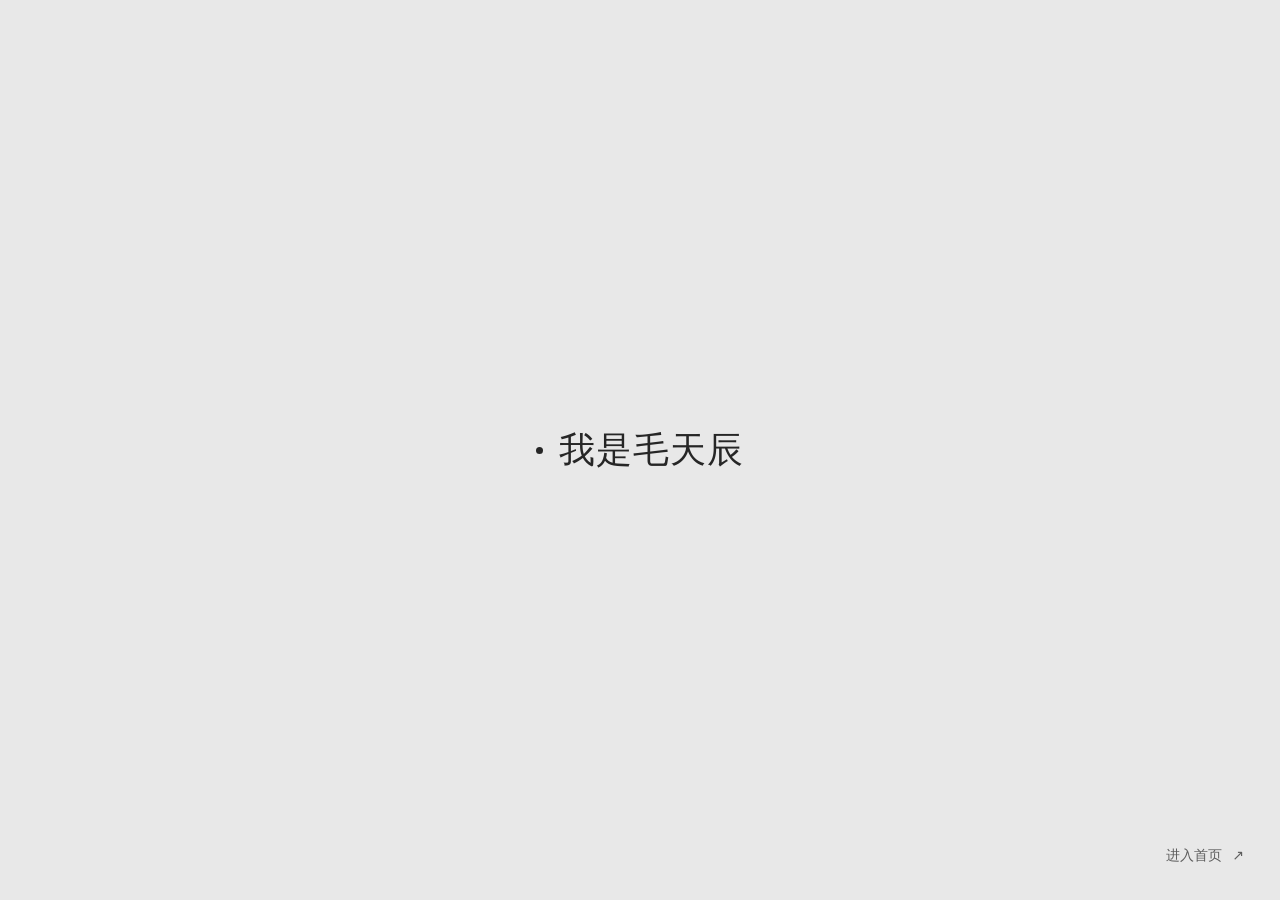
<file: index.html>
<!doctype html>
<html lang="zh-CN">
<head>
  <meta charset="utf-8">
  <meta name="viewport" content="width=device-width, initial-scale=1">
  <meta name="color-scheme" content="light">
  <meta name="theme-color" content="#f9f9f9">
  <meta name="description" content="毛天辰 Owen Mao，AI产品负责人/FDE前沿部署工程师｜ToB Agent、企业知识应用、业务流程智能化。">
  <title>毛天辰 Owen Mao · AI产品负责人/FDE前沿部署工程师</title>
  <link rel="icon" href="assets/favicon.svg" type="image/svg+xml">
  <link rel="stylesheet" href="style.css">
  <link rel="stylesheet" href="fx.css">
  <script>
    // First home visit in this tab: keep the page hidden behind the opening cover until fx-intro.js runs.
    (function () {
      var seen = false;
      try { seen = sessionStorage.getItem('owen-intro-seen') === '1'; } catch (e) {}
      var onHome = !location.hash || location.hash === '#home';
      if (onHome && !seen && !matchMedia('(prefers-reduced-motion: reduce)').matches) {
        var html = document.documentElement;
        html.classList.add('intro-armed');
        window.__introFallback = setTimeout(function () { html.classList.remove('intro-armed'); }, 5000);
      }
    })();
  </script>
</head>
<body>
<div id="intro" class="intro" role="dialog" aria-modal="true" aria-labelledby="h-intro" tabindex="-1" hidden>
  <div class="intro-stage">
    <h1 id="h-intro" class="intro-sr" data-i18n="entry_title">你好，我是毛天辰</h1>
    <p class="intro-line" aria-hidden="true">
      <span class="intro-phrase intro-phrase--a"><i class="intro-bullet"></i><span data-i18n="greeting">你好</span></span>
      <span class="intro-phrase intro-phrase--b"><i class="intro-bullet"></i><span data-i18n="entry_name">我是毛天辰</span></span>
    </p>
    <button class="intro-skip" type="button"><span data-i18n="enter">进入首页</span><span aria-hidden="true">↗</span></button>
  </div>
</div>
<div id="frame" class="frame">
  <a class="skip" href="#content"><span data-i18n="skip">跳至正文</span></a>
  <aside id="rail" class="rail" aria-label="个人空间导航" data-i18n-aria="sidebar_label">
    <div class="rail-top">
      <a class="space-link" href="#home"><span data-i18n="space">个人空间</span></a>
      <button id="rail-hide" class="ghost-btn" type="button" aria-controls="rail" aria-label="收起侧栏" data-i18n-aria="close_sidebar"><svg class="ico" viewBox="0 0 24 24" fill="none" stroke="currentColor" stroke-width="1.5" stroke-linecap="round" stroke-linejoin="round" aria-hidden="true" focusable="false"><rect x="3" y="4" width="18" height="16" rx="2"/><path d="M9 4v16"/></svg></button>
    </div>
    <nav class="rail-body" aria-label="个人空间栏目" data-i18n-aria="navigation">
    <ul class="tree">
      <li class="tree-item"><a class="node" href="#home" data-route="home"><svg class="ico" viewBox="0 0 24 24" fill="none" stroke="currentColor" stroke-width="1.5" stroke-linecap="round" stroke-linejoin="round" aria-hidden="true" focusable="false"><path d="m3 10 9-7 9 7M5 9v12h14V9M9 21v-8h6v8"/></svg><span class="tree-text" data-i18n="nav_home">首页</span></a></li>
      <li class="tree-item branch" data-group="projects" data-group-key="nav_projects">
        <div class="branch-row"><a class="node" href="#projects" data-route="projects"><svg class="ico" viewBox="0 0 24 24" fill="none" stroke="currentColor" stroke-width="1.5" stroke-linecap="round" stroke-linejoin="round" aria-hidden="true" focusable="false"><path d="M3 6a2 2 0 0 1 2-2h5l2 3h7a2 2 0 0 1 2 2v10H3z"/></svg><span class="tree-text" data-i18n="nav_projects">项目</span></a><button class="branch-caret ghost-btn" type="button" aria-expanded="true" aria-controls="tree-projects" aria-label="收起项目分组"><svg viewBox="0 0 16 16" fill="none" stroke="currentColor" stroke-width="1.5" aria-hidden="true"><path d="m5 6 3 3 3-3"/></svg></button></div>
        <ul id="tree-projects" class="leaves" role="group" aria-label="项目" data-i18n-aria="nav_projects">
          <li><a class="leaf" href="#project-fitgap" data-route="project-fitgap" title="德勤｜资深顾问经验蒸馏与 Fit-Gap 方案初稿 Agent" data-i18n-title="page_fitgap"><span class="tree-text" data-i18n="page_fitgap">德勤｜资深顾问经验蒸馏与 Fit-Gap 方案初稿 Agent</span></a></li>
          <li><a class="leaf" href="#project-marriott" data-route="project-marriott" title="万豪酒店｜中国区集中采购平台规划" data-i18n-title="page_marriott"><span class="tree-text" data-i18n="page_marriott">万豪酒店｜中国区集中采购平台规划</span></a></li>
          <li><a class="leaf" href="#project-arden" data-route="project-arden" title="雅顿｜美妆线 AIGC 内容生产 Agent 平台" data-i18n-title="page_arden"><span class="tree-text" data-i18n="page_arden">雅顿｜美妆线 AIGC 内容生产 Agent 平台</span></a></li>
          <li><a class="leaf" href="#project-zeiss" data-route="project-zeiss" title="蔡司镜片｜质量知识问答与数据查询 Agent 平台" data-i18n-title="page_zeiss"><span class="tree-text" data-i18n="page_zeiss">蔡司镜片｜质量知识问答与数据查询 Agent 平台</span></a></li>
        </ul>
      </li>
      <li class="tree-item tree-item--gap"><a class="node" href="#works" data-route="works"><svg class="ico" viewBox="0 0 24 24" fill="none" stroke="currentColor" stroke-width="1.5" stroke-linecap="round" stroke-linejoin="round" aria-hidden="true" focusable="false"><rect x="3" y="3" width="7" height="7" rx="1.5"/><rect x="14" y="3" width="7" height="7" rx="1.5"/><rect x="3" y="14" width="7" height="7" rx="1.5"/><rect x="14" y="14" width="7" height="7" rx="1.5"/></svg><span class="tree-text" data-i18n="nav_works">个人作品</span></a></li>
      <li class="tree-item branch" data-group="writing" data-group-key="nav_writing">
        <div class="branch-row"><a class="node" href="#writing" data-route="writing"><svg class="ico" viewBox="0 0 24 24" fill="none" stroke="currentColor" stroke-width="1.5" stroke-linecap="round" stroke-linejoin="round" aria-hidden="true" focusable="false"><path d="M6 3h9l4 4v14H6zM14 3v5h5M9 12h7M9 16h7"/></svg><span class="tree-text" data-i18n="nav_writing">文章</span></a><button class="branch-caret ghost-btn" type="button" aria-expanded="true" aria-controls="tree-writing" aria-label="收起文章分组"><svg viewBox="0 0 16 16" fill="none" stroke="currentColor" stroke-width="1.5" aria-hidden="true"><path d="m5 6 3 3 3-3"/></svg></button></div>
        <ul id="tree-writing" class="leaves" role="group" aria-label="文章" data-i18n-aria="nav_writing">
          <li><a class="leaf leaf--out" href="https://mp.weixin.qq.com/s/lopkJ7HxU7CTDR-qS7UCHw" target="_blank" rel="noopener noreferrer" title="一年150万封客服邮件，SAP Joule的生意到底卡在哪"><span class="tree-text" data-i18n="article_short_0">SAP Joule 的生意</span><span aria-hidden="true">↗</span></a></li>
          <li><a class="leaf leaf--out" href="https://mp.weixin.qq.com/s/jgqUQpMmGF-Hjka1ovPmjA" target="_blank" rel="noopener noreferrer" title="4个月，3200个商机，Agentforce凭什么让人“回不去”"><span class="tree-text" data-i18n="article_short_1">Agentforce 的价值</span><span aria-hidden="true">↗</span></a></li>
          <li><a class="leaf leaf--out" href="https://mp.weixin.qq.com/s/SVgkEku_R0JMXWYbQYLbFw" target="_blank" rel="noopener noreferrer" title="Jasper（原Javis）AI产品全生命周期拆解"><span class="tree-text" data-i18n="article_short_2">Jasper 全生命周期</span><span aria-hidden="true">↗</span></a></li>
          <li><a class="leaf leaf--out" href="https://mp.weixin.qq.com/s/A50cFczj1fjIqdeiYQTPdg" target="_blank" rel="noopener noreferrer" title="说个暴论，现在被大厂轮番裁员的这部分岗位，其实早该被裁了"><span class="tree-text" data-i18n="article_short_3">先简化，再交给 AI</span><span aria-hidden="true">↗</span></a></li>
          <li><a class="leaf leaf--out" href="https://mp.weixin.qq.com/s/QzwzoOXgiPdfJAWhGWdi3w" target="_blank" rel="noopener noreferrer" title="AI都来了，企业的技术平台还有用吗？"><span class="tree-text" data-i18n="article_short_4">企业技术平台与 AI</span><span aria-hidden="true">↗</span></a></li>
        </ul>
      </li>
      <li class="tree-item tree-item--split"><a class="node" href="#tools" data-route="tools"><svg class="ico" viewBox="0 0 24 24" fill="none" stroke="currentColor" stroke-width="1.5" stroke-linecap="round" stroke-linejoin="round" aria-hidden="true" focusable="false"><rect x="6" y="6" width="12" height="12" rx="2"/><path d="M9 2v4M15 2v4M9 18v4M15 18v4M2 9h4M2 15h4M18 9h4M18 15h4M10 10h4v4h-4z"/></svg><span class="tree-text" data-i18n="nav_tools">AI 工具</span></a></li>
      <li class="tree-item"><a class="node" href="#about" data-route="about"><svg class="ico" viewBox="0 0 24 24" fill="none" stroke="currentColor" stroke-width="1.5" stroke-linecap="round" stroke-linejoin="round" aria-hidden="true" focusable="false"><circle cx="12" cy="8" r="4"/><path d="M4 21v-2a8 8 0 0 1 16 0v2"/></svg><span class="tree-text" data-i18n="nav_about">关于我</span></a></li>
      <li class="tree-item"><a class="node" href="#contact" data-route="contact"><svg class="ico" viewBox="0 0 24 24" fill="none" stroke="currentColor" stroke-width="1.5" stroke-linecap="round" stroke-linejoin="round" aria-hidden="true" focusable="false"><path d="M7 17 17 7M7 7h10v10"/></svg><span class="tree-text" data-i18n="nav_contact">联系与关注</span></a></li>
    </ul>
    </nav>
    <footer class="rail-foot">
      <a class="me" href="#about"><img src="assets/avatar-g3b-transparent.webp" width="34" height="34" alt="毛天辰 Owen Mao"><span class="me-text"><strong data-i18n="profile_name">毛天辰 Owen Mao</strong><small data-i18n="profile_role">AI产品负责人/FDE前沿部署工程师</small></span></a>
    </footer>
  </aside>
  <button id="rail-veil" class="veil" type="button" aria-label="收起侧栏" data-i18n-aria="close_sidebar" tabindex="-1" hidden></button>
  <div class="desk">
    <div class="sky" data-fx-sky aria-hidden="true"></div>
    <header class="topbar">
      <button id="rail-show" class="ghost-btn" type="button" aria-label="展开侧栏" data-i18n-aria="open_sidebar" aria-expanded="false" aria-controls="rail"><svg class="ico" viewBox="0 0 24 24" fill="none" stroke="currentColor" stroke-width="1.5" stroke-linecap="round" stroke-linejoin="round" aria-hidden="true" focusable="false"><path d="M4 6h16M4 12h16M4 18h16"/></svg></button>
      <ol class="crumbs">
        <li class="crumb crumb--root"><span data-i18n="space">个人空间</span></li>
        <li class="crumb crumb--here"><span id="crumb-here">首页</span></li>
      </ol>
      <div class="topbar-tools">
        <div class="lang-switch" role="group" aria-label="语言" data-i18n-aria="lang_label"><button type="button" data-lang="zh" aria-pressed="true" lang="zh-CN" aria-label="中文">中</button><span aria-hidden="true">/</span><button type="button" data-lang="en" aria-pressed="false" lang="en" aria-label="English">EN</button></div>
        <button id="replay-intro" class="ghost-btn ghost-btn--soft" type="button" aria-label="重播开场" data-i18n-aria="replay" title="重播开场" data-i18n-title="replay"><svg class="ico" viewBox="0 0 24 24" fill="none" stroke="currentColor" stroke-width="1.5" stroke-linecap="round" stroke-linejoin="round" aria-hidden="true" focusable="false"><path d="M4 10a8 8 0 1 1 2 8M4 4v6h6"/></svg></button>
        <a class="topbar-contact" href="#contact"><span data-i18n="nav_contact">联系与关注</span><span aria-hidden="true">↗</span></a>
      </div>
    </header>
    <main id="content" class="viewport" tabindex="-1">
<section class="view view--home" id="home" data-page data-title-key="nav_home" data-motion="rise" aria-labelledby="h-home">
<div class="hello">
<header class="hello-head">
<div class="hello-text">
<p data-i18n="greeting" class="kicker">你好</p>
<h1 data-i18n="hero_name" id="h-home" tabindex="-1">我是毛天辰 Owen Mao</h1>
<p data-i18n="home_role" class="hello-role">AI产品负责人/FDE前沿部署工程师</p>
<p data-i18n="home_scope" class="hello-scope">ToB Agent、企业知识应用、业务流程智能化</p>
<p class="hello-lede"><span class="hello-prompt" aria-hidden="true">&gt;_</span> <span data-i18n="home_intro">下一个 breakthrough 出现时，我想第一个把它带进真实世界。</span></p>
</div><img class="hello-photo" src="assets/avatar-g3b-transparent.webp" width="800" height="1000" alt="毛天辰 Owen Mao" fetchpriority="high" decoding="async">
</header>
<div class="hello-actions"><a class="pill" href="#projects"><svg class="ico" viewBox="0 0 24 24" fill="none" stroke="currentColor" stroke-width="1.5" stroke-linecap="round" stroke-linejoin="round" aria-hidden="true" focusable="false"><path d="M3 6a2 2 0 0 1 2-2h5l2 3h7a2 2 0 0 1 2 2v10H3z"/></svg><span data-i18n="quick_projects">看看我的项目</span></a><a class="pill" href="#writing"><svg class="ico" viewBox="0 0 24 24" fill="none" stroke="currentColor" stroke-width="1.5" stroke-linecap="round" stroke-linejoin="round" aria-hidden="true" focusable="false"><path d="M6 3h9l4 4v14H6zM14 3v5h5M9 12h7M9 16h7"/></svg><span data-i18n="quick_writing">读读我的文章</span></a><a class="pill" href="#about"><svg class="ico" viewBox="0 0 24 24" fill="none" stroke="currentColor" stroke-width="1.5" stroke-linecap="round" stroke-linejoin="round" aria-hidden="true" focusable="false"><circle cx="12" cy="8" r="4"/><path d="M4 21v-2a8 8 0 0 1 16 0v2"/></svg><span data-i18n="quick_about">多了解我一点</span></a>
</div>
<div class="elsewhere"><p class="elsewhere-label" data-i18n="find_me">也可以在这些地方找到我</p>
<div class="elsewhere-links"><a class="elsewhere-btn" href="https://github.com/owenmao-builder" target="_blank" rel="noopener noreferrer"><svg class="brand" viewBox="0 0 24 24" fill="none" stroke="currentColor" stroke-width="1.5" stroke-linecap="round" stroke-linejoin="round" aria-hidden="true" focusable="false"><path d="M9 20c-4.5 1.4-4.5-2.5-6.3-3M15 22v-3.9c0-1.1.2-1.8-.5-2.5 3.2-.3 6.5-1.5 6.5-7.1A5.5 5.5 0 0 0 19.5 4c.2-.6.7-2.2-.2-4 0 0-1.2-.4-4 1.5a13.7 13.7 0 0 0-7 0C5.5-.4 4.3 0 4.3 0c-.9 1.8-.4 3.4-.2 4A5.5 5.5 0 0 0 2.6 8.5c0 5.6 3.3 6.8 6.5 7.1-.6.5-.9 1.3-.9 2.3V22" transform="translate(1 1) scale(.9)"/></svg><span>GitHub</span></a><button class="elsewhere-btn" type="button" data-qr aria-haspopup="dialog" aria-controls="qr-card" aria-label="查看公众号二维码" data-i18n-aria="qr_open"><svg class="brand" viewBox="0 0 24 24" fill="none" stroke="currentColor" stroke-width="1.5" stroke-linecap="round" stroke-linejoin="round" aria-hidden="true" focusable="false"><path d="M15.5 12.5a6.5 6.5 0 0 0 .6-2.7C16.1 6 12.9 3 9 3S2 6 2 9.8c0 2.1 1.1 4.1 2.8 5.4L4 18l3.2-1.4a8.2 8.2 0 0 0 2.2.2"/><path d="M22 15.1c0-2.8-2.6-5.1-5.8-5.1s-5.8 2.3-5.8 5.1 2.6 5.1 5.8 5.1l1.9-.2 2.5 1-.6-2.1c1.3-1 2-2.4 2-3.8z"/><path d="M6.5 8h.1M11.5 8h.1M14 14.5h.1M18.5 14.5h.1" stroke-width="2.5"/></svg><span data-i18n="wechat_link">公众号 · OM创意工坊</span></button><a class="elsewhere-btn" href="mailto:owenmao24@gmail.com"><svg class="brand" viewBox="0 0 24 24" fill="none" stroke="currentColor" stroke-width="1.5" stroke-linecap="round" stroke-linejoin="round" aria-hidden="true" focusable="false"><rect x="3" y="5" width="18" height="14" rx="2"/><path d="m3 6 9 7 9-7"/></svg><span data-i18n="email">邮箱</span></a>
</div>
</div>
</div>
</section>
<section class="view view--read" id="projects" data-page data-title-key="nav_projects" data-motion="stagger" aria-labelledby="h-projects" hidden>
<div class="view-head">
<p data-i18n="profile_name" class="kicker">毛天辰 Owen Mao</p>
<h1 data-i18n="projectsTitle" id="h-projects" tabindex="-1">项目案例</h1>
<p class="view-lede" data-i18n="methodDesc0">把一线业务问题拆到流程、字段和规则这一层。</p>
</div>
<div class="tiles">
<a class="tile" href="#project-fitgap">
<div class="tile-meta"><span data-i18n="fitgap_client">德勤企业管理咨询</span><span>2026.08–2026.10</span>
</div>
<h2 data-i18n="fitgap_title">资深顾问经验蒸馏与 Fit-Gap 方案初稿 Agent</h2>
<p data-i18n="fitgap_problem">业务流程向系统流程转化的判断长期沉淀于资深顾问个人经验，历史方案仅记录结论，新顾问需跟完约两个完整项目方可独立产出 Fit-Gap 初稿。负责搭建方案初稿 Agent，将专家判断转化为可复用、可追溯、可审改的组织能力。</p>
<div class="tile-foot"><span data-i18n="fitgap_industry">咨询（内部）</span><span data-i18n="details">查看介绍 →</span>
</div></a>
<a class="tile" href="#project-marriott">
<div class="tile-meta"><span data-i18n="marriott_client">万豪酒店</span><span>2026.04–2026.08</span>
</div>
<h2 data-i18n="marriott_title">中国区集中采购平台规划</h2>
<p data-i18n="marriott_problem">客户各区域、各酒店分散采购，系统与流程不统一，需输出中国区集采战略、平台蓝图与实施路线图。</p>
<div class="tile-foot"><span data-i18n="marriott_industry">酒店</span><span data-i18n="details">查看介绍 →</span>
</div></a>
<a class="tile" href="#project-arden">
<div class="tile-meta"><span data-i18n="arden_client">雅顿（德勤交付）</span><span>2026.01–2026.06</span>
</div>
<h2 data-i18n="arden_title">美妆线 AIGC 内容生产 Agent 平台</h2>
<p data-i18n="arden_problem">德勤为雅顿交付。胶囊精华线多平台高频上新，主图与种草短视频长期依赖外包拍摄，周期长、成本高。主导将素材生产重构为 AI 批量生成、评测把关、品牌终审的标准化流程，协同品牌方与投放团队完成切换，兼顾规模化供给与品牌安全。</p>
<div class="tile-foot"><span data-i18n="arden_industry">美妆</span><span data-i18n="details">查看介绍 →</span>
</div></a>
<a class="tile" href="#project-zeiss">
<div class="tile-meta"><span data-i18n="zeiss_client">蔡司镜片</span><span>2024.07–2025.10</span>
</div>
<h2 data-i18n="zeiss_title">质量知识问答与数据查询 Agent 平台</h2>
<p data-i18n="zeiss_problem">质量资料散在作业指导书、字段字典、月报、8D 案例里，新旧版本并存；检验批状态、不合格统计要依赖 IT 或关键用户查询。</p>
<div class="tile-foot"><span data-i18n="zeiss_industry">光学镜片</span><span data-i18n="details">查看介绍 →</span>
</div></a>
</div>
</section>
<section class="view view--read" id="project-fitgap" data-page data-title-key="page_fitgap" data-motion="rise" aria-labelledby="h-project-fitgap" hidden>
<div class="view-head">
<p data-i18n="projectsTitle" class="kicker">项目案例</p>
<h1 data-i18n="page_fitgap" id="h-project-fitgap" tabindex="-1">德勤｜资深顾问经验蒸馏与 Fit-Gap 方案初稿 Agent</h1>
</div>
<dl class="facts">
<div><dt data-i18n="client_industry">客户 / 行业</dt><dd><span data-i18n="fitgap_client">德勤企业管理咨询</span> / <span data-i18n="fitgap_industry">咨询（内部）</span></dd>
</div>
<div><dt data-i18n="my_role">我的角色</dt><dd><span data-i18n="fitgap_role">Agent 产品负责人，主导专家知识工程、诊断框架、评测体系与组织落地全流程</span></dd>
</div>
<div><dt data-i18n="period">时间</dt><dd>2026.08–2026.10</dd>
</div></dl>
<div class="body-copy">
<h2 data-i18n="problem">问题</h2>
<p data-i18n="fitgap_problem" data-content="problem">业务流程向系统流程转化的判断长期沉淀于资深顾问个人经验，历史方案仅记录结论，新顾问需跟完约两个完整项目方可独立产出 Fit-Gap 初稿。负责搭建方案初稿 Agent，将专家判断转化为可复用、可追溯、可审改的组织能力。</p>
<h2 data-i18n="approach">做法</h2>
<p data-i18n="fitgap_approach" data-content="approach">隐性知识显性化：设计背景、约束、备选、选择理由、被否路线、后果、反例七要素访谈框架，还原专家决策链；以 LLM 抽取加顾问逐字段校对双轨机制沉淀案例，严禁补写原文未出现的金额与阈值，存疑进入待确认队列，沉淀 15 个高价值案例。决策链蒸馏：采用父子分段与 Contextual Retrieval 整体召回案例与适用条件，按业务域、品类、场景类型构建元数据先过滤后检索，条件不满足仅作对照参考。三类诊断框架：定义原生支持、流程适配、增强开发三类标准，输出统一为差异清单、决策归属、前提假设、未决事项四段式，依据按内部案例、公开资料、资深顾问判断三级溯源。Skill 化封装：将出具初稿封装为标准 Skill，在 Dify 编排为问题分类、参数提取、缺参追问、知识检索、结构化生成五段链路。人机协同评审：25 份历史方案回测，LLM-as-a-Judge 初判加资深顾问逐条复核，Bad Case 按检索未命中、诊断误判、上下游影响遗漏三层归因，修改理由回写案例库并转为回归用例。</p>
<h2 data-i18n="outcome">结果（定性）</h2>
<p data-i18n="fitgap_outcome" data-content="outcome">25 份历史方案回测中约 80% 经资深顾问判定思路可行，案例引用与未决项标注评分由 0.6 提升至 1.7（满分 2 分）；三类诊断与资深顾问终审一致率约 75%，Skill 触发准确率约 92%，累计回写修改理由约 40 条；新顾问独立产出初稿由跟完两个完整项目缩短至单份约 8 分钟出稿，由资深顾问把关。</p>
</div><a class="inline-link" href="#projects"><span data-i18n="all_projects">← 全部项目</span></a>
</section>
<section class="view view--read" id="project-marriott" data-page data-title-key="page_marriott" data-motion="rise" aria-labelledby="h-project-marriott" hidden>
<div class="view-head">
<p data-i18n="projectsTitle" class="kicker">项目案例</p>
<h1 data-i18n="page_marriott" id="h-project-marriott" tabindex="-1">万豪酒店｜中国区集中采购平台规划</h1>
</div>
<dl class="facts">
<div><dt data-i18n="client_industry">客户 / 行业</dt><dd><span data-i18n="marriott_client">万豪酒店</span> / <span data-i18n="marriott_industry">酒店</span></dd>
</div>
<div><dt data-i18n="my_role">我的角色</dt><dd><span data-i18n="marriott_role">项目经理</span></dd>
</div>
<div><dt data-i18n="period">时间</dt><dd>2026.04–2026.08</dd>
</div></dl>
<div class="body-copy">
<h2 data-i18n="problem">问题</h2>
<p data-i18n="marriott_problem" data-content="problem">客户各区域、各酒店分散采购，系统与流程不统一，需输出中国区集采战略、平台蓝图与实施路线图。</p>
<h2 data-i18n="approach">做法</h2>
<p data-i18n="marriott_approach" data-content="approach">按流程规划、系统架构、战略、Agent 四条线拆分 10 人团队职责并按周跟踪风险，组织覆盖采购、财务、PMO、加盟酒店经营方及 CEO/COO/CIO 的二三十场访谈；统筹面向 Global CEO/CFO/CIO 的方案评审，评审范围扩大后重排计划、提前对齐各方预期。</p>
<h2 data-i18n="outcome">结果（定性）</h2>
<p data-i18n="marriott_outcome" data-content="outcome">四个月内交付集采战略、平台功能蓝图与分阶段实施路线图，方案通过 Global CEO/CFO/CIO 评审。</p>
</div><a class="inline-link" href="#projects"><span data-i18n="all_projects">← 全部项目</span></a>
</section>
<section class="view view--read" id="project-arden" data-page data-title-key="page_arden" data-motion="rise" aria-labelledby="h-project-arden" hidden>
<div class="view-head">
<p data-i18n="projectsTitle" class="kicker">项目案例</p>
<h1 data-i18n="page_arden" id="h-project-arden" tabindex="-1">雅顿｜美妆线 AIGC 内容生产 Agent 平台</h1>
</div>
<dl class="facts">
<div><dt data-i18n="client_industry">客户 / 行业</dt><dd><span data-i18n="arden_client">雅顿（德勤交付）</span> / <span data-i18n="arden_industry">美妆</span></dd>
</div>
<div><dt data-i18n="my_role">我的角色</dt><dd><span data-i18n="arden_role">Agent 产品负责人，主导场景定义、链路设计、评测体系与交付定价全流程</span></dd>
</div>
<div><dt data-i18n="period">时间</dt><dd>2026.01–2026.06</dd>
</div></dl>
<div class="body-copy">
<h2 data-i18n="problem">问题</h2>
<p data-i18n="arden_problem" data-content="problem">德勤为雅顿交付。胶囊精华线多平台高频上新，主图与种草短视频长期依赖外包拍摄，周期长、成本高。主导将素材生产重构为 AI 批量生成、评测把关、品牌终审的标准化流程，协同品牌方与投放团队完成切换，兼顾规模化供给与品牌安全。</p>
<h2 data-i18n="approach">做法</h2>
<p data-i18n="arden_approach" data-content="approach">结合品牌质量目标与一线投放调研，把素材核心约束定为商品形态不走样、功效宣称不越界；对首批样片逐条失效归因，废片主因是商品区域重绘与功效宣称越界，据此以一次可用率为核心口径，倒推各段质量门槛。金胶、银胶、粉胶是透明软胶囊，球体折射与内容物色泽在图生视频中最易走样，因此商品本体不交由模型生成，用白底原图固定图层、产品图首帧锚定和局部参考约束商品区域，以锚定加参考替代单品 LoRA 训练，支撑多 SKU 快速上新。合规审核前移到脚本阶段，脚本由千问生成；依据化妆品功效宣称评价规范，卖点知识库只收录有评价依据的表述，极限词和越界宣称在出片前拦截。评测上建立 VLM 评审与人工抽检校准，商品一致性一票否决，覆盖音画同步、字幕准确、卖点覆盖与广告合规；回归集用于迭代，验证集用于验收，五段工作流逐段归因 Bad Case 并按段重生成。交付上以单条模型调用成本为基准，把废片成本按一次可用率摊入合格片来测算按条报价；投放数据回流后，用完播率和点击率优化脚本钩子与卖点排序，客户终审是最终质量门禁。</p>
<h2 data-i18n="outcome">结果（定性）</h2>
<p data-i18n="arden_outcome" data-content="outcome">固定验证集 20 条的一次可用率由 45% 提升至 80%，通过条数由 9 条增至 16 条；商品一致性一票否决率由 35% 降至 10%。VLM 评审与人工判定一致率 88%，胶囊形态与色泽走样类 Bad Case 大幅减少，单条可生成 3–5 个钩子变体供投放测试。单条可用视频成本由约 800 元降至约 45 元，降幅约 94%，生产周期由 7–15 天缩短至当天。首批素材通过客户终审并进入投放，素材生产由外包拍摄转为输入商品图与卖点即批量出片；投放素材点击率由 2.6% 提升至 2.8%，相对提升约 8%。</p>
</div><a class="inline-link" href="#projects"><span data-i18n="all_projects">← 全部项目</span></a>
</section>
<section class="view view--read" id="project-zeiss" data-page data-title-key="page_zeiss" data-motion="rise" aria-labelledby="h-project-zeiss" hidden>
<div class="view-head">
<p data-i18n="projectsTitle" class="kicker">项目案例</p>
<h1 data-i18n="page_zeiss" id="h-project-zeiss" tabindex="-1">蔡司镜片｜质量知识问答与数据查询 Agent 平台</h1>
</div>
<dl class="facts">
<div><dt data-i18n="client_industry">客户 / 行业</dt><dd><span data-i18n="zeiss_client">蔡司镜片</span> / <span data-i18n="zeiss_industry">光学镜片</span></dd>
</div>
<div><dt data-i18n="my_role">我的角色</dt><dd><span data-i18n="zeiss_role">AI 产品负责人，兼质量模块负责人，带 3 人业务小组，项目核心团队 9 人</span></dd>
</div>
<div><dt data-i18n="period">时间</dt><dd>2024.07–2025.10</dd>
</div></dl>
<div class="body-copy">
<h2 data-i18n="problem">问题</h2>
<p data-i18n="zeiss_problem" data-content="problem">质量资料散在作业指导书、字段字典、月报、8D 案例里，新旧版本并存；检验批状态、不合格统计要依赖 IT 或关键用户查询。</p>
<h2 data-i18n="approach">做法</h2>
<p data-i18n="zeiss_approach" data-content="approach">借 SAP 升级做质量知识治理，给文档补齐版本、状态、生效日期、适用工厂、责任人元数据；问题分为规则定义类（走文档 RAG，附来源和版本）与统计状态类（走数据查询 Agent，受控接口，返回数据时间和口径）；无有效依据时拒答并给出责任人；建评测集，Bad Case 按理解、检索、生成、工具、权限与数据逐层归因。</p>
<h2 data-i18n="outcome">结果（定性）</h2>
<p data-i18n="zeiss_outcome" data-content="outcome">修复了新旧两版作业指导书同时召回导致混入废止规则的问题（补齐元数据 + 硬过滤现行状态）；先在质量部关键用户中试点，反馈进入 Bad Case 池定期复盘。</p>
</div><a class="inline-link" href="#projects"><span data-i18n="all_projects">← 全部项目</span></a>
</section>
<section class="view view--read" id="works" data-page data-title-key="nav_works" data-motion="stagger" aria-labelledby="h-works" hidden>
<div class="view-head">
<p data-i18n="nav_works" class="kicker">个人作品</p>
<h1 data-i18n="productsTitle" id="h-works" tabindex="-1">我做的产品</h1>
<p class="view-lede" data-i18n="tagline">保持好奇，创造下一种可能。</p>
</div>
<div class="tiles tiles--works">
<article class="tile tile--work">
<h2 data-i18n="work_title_0">同好会｜线上匹配运动平台</h2>
<p data-i18n="work_desc_0">通过兴趣标签匹配和场馆合作，让用户简单交互就能约到运动。</p>
<div class="tile-foot tile-links"><a class="inline-link" href="https://tonghao-club-demo.owenmao24.chatgpt.site/" target="_blank" rel="noopener noreferrer"><span data-i18n="visit">打开产品 ↗</span></a><a class="inline-link" href="https://github.com/owenmao-builder/SportMates-Matchup-Platform" target="_blank" rel="noopener noreferrer"><span data-i18n="source">开源 ↗</span></a>
</div>
</article>
<article class="tile tile--work">
<h2 data-i18n="work_title_1">Love Language｜情绪翻译器</h2>
<p data-i18n="work_desc_1">拨开负面情绪的外衣，听见伴侣、家人、朋友的善意，也复盘自己语言里的刺。</p>
<div class="tile-foot tile-links"><a class="inline-link" href="https://love-language-little-shelter.owenmao24.chatgpt.site" target="_blank" rel="noopener noreferrer"><span data-i18n="visit">打开产品 ↗</span></a>
</div>
</article>
<article class="tile tile--work">
<h2 data-i18n="work_title_2">AI Product Frontier｜AI 行业情报聚合器</h2>
<p data-i18n="work_desc_2">按新颖性、影响力、解释价值和决策相关性筛选 AI 技术与产品动态，在 macOS 菜单栏展示要点。</p>
<div class="tile-foot tile-links"><a class="inline-link" href="https://github.com/owenmao-builder/ai-product-frontier-resource-aggregator" target="_blank" rel="noopener noreferrer"><span data-i18n="source">开源 ↗</span></a>
</div>
</article>
<article class="tile tile--work">
<h2 data-i18n="work_title_3">F1 Racecraft</h2>
<p data-i18n="work_desc_3">赛事复盘、车手数据、可视化换胎策略实验室与三维攻防演示。</p>
<div class="tile-foot tile-links"><a class="inline-link" href="https://owenmao-builder.github.io/f1-racecraft/" target="_blank" rel="noopener noreferrer"><span data-i18n="visit">打开产品 ↗</span></a>
</div>
</article>
<article class="tile tile--work">
<h2 data-i18n="work_title_4">费用会审室</h2>
<p data-i18n="work_desc_4">四个角色用证据修正经营解释的交互 Demo，支持确定性计算、补证、复核与结论卡。</p>
<div class="tile-foot tile-links"><a class="inline-link" href="https://owenmao-builder.github.io/expense-hearing/" target="_blank" rel="noopener noreferrer"><span data-i18n="visit">打开产品 ↗</span></a>
</div>
</article>
<article class="tile tile--work">
<h2 data-i18n="work_title_5">造境 ZAO</h2>
<p data-i18n="work_desc_5">AIGC 创作工作台在线体验站。</p>
<div class="tile-foot tile-links"><a class="inline-link" href="https://owenmao-builder.github.io/zao-studio-site/" target="_blank" rel="noopener noreferrer"><span data-i18n="visit">打开产品 ↗</span></a>
</div>
</article>
<article class="tile tile--work">
<h2 data-i18n="work_title_6">Starter Studio</h2>
<p data-i18n="work_desc_6">PRD 驱动的分步开发工作室，含需求确认、技术方案与代码书签。</p>
<div class="tile-foot tile-links"><a class="inline-link" href="https://owenmao-builder.github.io/starter-studio/" target="_blank" rel="noopener noreferrer"><span data-i18n="visit">打开产品 ↗</span></a>
</div>
</article>
</div>
</section>
<section class="view view--read" id="writing" data-page data-title-key="nav_writing" data-motion="stagger" aria-labelledby="h-writing" hidden>
<div class="view-head">
<p data-i18n="wechat_link" class="kicker">公众号 · OM创意工坊</p>
<h1 data-i18n="articlesTitle" id="h-writing" tabindex="-1">公众号精选文章</h1>
<p class="view-lede" data-i18n="focus">ToB Agent、企业知识应用、业务流程智能化</p>
</div>
<div class="posts"><a class="post" href="https://mp.weixin.qq.com/s/lopkJ7HxU7CTDR-qS7UCHw" target="_blank" rel="noopener noreferrer">
<div class="tile-meta"><span>OM创意工坊</span><time datetime="2026-09-07">2026-09-07</time>
</div>
<h2 lang="zh-CN">一年150万封客服邮件，SAP Joule的生意到底卡在哪</h2>
<p data-i18n="article_desc_0">从博世的工单分流、人事自助和财务流程切入，对比 SAP Joule 与 Agentforce 的业务价值，分析省下工时为何未必带来持续付费。</p>
<div class="tile-foot"><span data-i18n="read_original">阅读原文 ↗</span>
</div></a>
<a class="post" href="https://mp.weixin.qq.com/s/jgqUQpMmGF-Hjka1ovPmjA" target="_blank" rel="noopener noreferrer">
<div class="tile-meta"><span>OM创意工坊</span><time datetime="2026-09-05">2026-09-05</time>
</div>
<h2 lang="zh-CN">4个月，3200个商机，Agentforce凭什么让人“回不去”</h2>
<p data-i18n="article_desc_1">从 Salesforce、销售易和客户案例出发，拆解 Agent 如何参与线索跟进、CRM 录入与客户协作。</p>
<div class="tile-foot"><span data-i18n="read_original">阅读原文 ↗</span>
</div></a>
<a class="post" href="https://mp.weixin.qq.com/s/SVgkEku_R0JMXWYbQYLbFw" target="_blank" rel="noopener noreferrer">
<div class="tile-meta"><span>OM创意工坊</span><time datetime="2026-08-31">2026-08-31</time>
</div>
<h2 lang="zh-CN">Jasper（原Javis）AI产品全生命周期拆解</h2>
<p data-i18n="article_desc_2">回顾 Jasper 的产品迭代、增长方式与收费变化，探讨模型能力普及后，AI 应用凭什么让客户持续付费。</p>
<div class="tile-foot"><span data-i18n="read_original">阅读原文 ↗</span>
</div></a>
<a class="post" href="https://mp.weixin.qq.com/s/A50cFczj1fjIqdeiYQTPdg" target="_blank" rel="noopener noreferrer">
<div class="tile-meta"><span>OM创意工坊</span><time datetime="2026-08-30">2026-08-30</time>
</div>
<h2 lang="zh-CN">说个暴论，现在被大厂轮番裁员的这部分岗位，其实早该被裁了</h2>
<p data-i18n="article_desc_3">引入 AI 前先质疑、删除和简化无效动作，再让 Agent 接手有价值的任务。</p>
<div class="tile-foot"><span data-i18n="read_original">阅读原文 ↗</span>
</div></a>
<a class="post" href="https://mp.weixin.qq.com/s/QzwzoOXgiPdfJAWhGWdi3w" target="_blank" rel="noopener noreferrer">
<div class="tile-meta"><span>OM创意工坊</span><time datetime="2026-08-29">2026-08-29</time>
</div>
<h2 lang="zh-CN">AI都来了，企业的技术平台还有用吗？</h2>
<p data-i18n="article_desc_4">企业技术平台如何转变为 AI 的上下文与工具入口，以及人的判断、责任与信任。</p>
<div class="tile-foot"><span data-i18n="read_original">阅读原文 ↗</span>
</div></a>
</div>
</section>
<section class="view view--read" id="tools" data-page data-title-key="nav_tools" data-motion="stagger" aria-labelledby="h-tools" hidden>
<div class="view-head">
<p data-i18n="profile_name" class="kicker">毛天辰 Owen Mao</p>
<h1 data-i18n="toolsTitle" id="h-tools" tabindex="-1">常用 AI 工具</h1>
</div>
<div class="tiles">
<article class="tile">
<h2>Grok Bot</h2>
<p data-i18n="toolGrok">对话式 AI 助手</p>
</article>
<article class="tile">
<h2>Muse</h2>
<p data-i18n="toolMuse">个人 AI 助手</p>
</article>
<article class="tile">
<h2>Codex</h2>
<p data-i18n="toolCodex">AI 原生开发，把想法做成可点开的产品和 Demo</p>
</article>
<article class="tile">
<h2>Dify</h2>
<p data-i18n="toolDify">搭 RAG 知识库、工作流与 Agent 原型</p>
</article>
<article class="tile">
<h2>Obsidian</h2>
<p data-i18n="toolObsidian">本地笔记与知识库</p>
</article>
<div class="tile tbd-box" id="other-tools-placeholder">
<h2 data-i18n="otherTools">其他工具</h2>
<p data-i18n="pending">待 Owen 提供</p>
</div>
</div>
</section>
<section class="view view--read" id="about" data-page data-title-key="nav_about" data-motion="focus" aria-labelledby="h-about" hidden>
<div class="view-head">
<p data-i18n="profile_name" class="kicker">毛天辰 Owen Mao</p>
<h1 data-i18n="aboutTitle" id="h-about" tabindex="-1">关于我</h1>
</div>
<div class="bio"><img src="assets/avatar-g3b-transparent.webp" width="800" height="1000" alt="毛天辰 Owen Mao" decoding="async">
<div>
<h2 data-i18n="tagline">保持好奇，创造下一种可能。</h2>
<p data-i18n="intro">在德勤技术与转型团队做顾问和项目经理，从富士康的仓储系统、金赛药业的质量流程，一路做到蔡司的质量知识问答和数据查询 Agent、雅顿美妆线 AIGC 内容生产 Agent、德勤资深顾问经验蒸馏与 Fit-Gap 方案初稿 Agent。我习惯先把业务问题拆到流程、字段和规则这一层，再决定哪些交给模型、哪些交给规则和受控接口。现在想专注做 ToB 的 AI 产品：企业知识应用、Agent 和业务流程智能化。</p>
</div>
</div>
<div class="body-copy">
<h2 data-i18n="methodTitle">我怎么做产品</h2><ol class="steps"><li>
<h3 data-i18n="method0">懂行业、懂流程</h3>
<p data-i18n="methodDesc0">把一线业务问题拆到流程、字段和规则这一层。</p></li><li>
<h3 data-i18n="method1">分清模型和规则的边界</h3>
<p data-i18n="methodDesc1">模型负责理解表达、组织答案；数量计算、指标口径和业务承诺交给规则引擎与受控接口。流程固定的任务先用工作流，需要复杂决策再引入 Agent。</p></li><li>
<h3 data-i18n="method2">数据是企业 AI 的地基</h3>
<p data-i18n="methodDesc2">数据对象、口径、版本和责任人没理清，检索和查询一定会答错。</p></li><li>
<h3 data-i18n="method3">从方案走到实施</h3>
<p data-i18n="methodDesc3">调研、流程规划、功能设计、开发对接、测试、上线和推广培训。</p></li></ol>
<h2 data-i18n="experience">经历</h2>
<div class="history">
<div class="history-item">
<p class="history-when">2023.12–2026.10</p>
<div>
<h3 data-i18n="expTitle0">德勤企业管理咨询</h3>
<p data-i18n="expRole0">AI 产品负责人 / 项目经理 / 技术转型顾问</p>
</div>
</div>
<div class="history-item">
<p class="history-when">2022.12–2023.12</p>
<div>
<h3 data-i18n="expTitle1">德勤企业管理咨询</h3>
<p data-i18n="expRole1">技术与转型实习生</p>
</div>
</div>
</div>
<h2 data-i18n="education">教育</h2>
<div class="history-item">
<p class="history-when">2019.10–2023.06</p>
<div>
<h3 data-i18n="expTitle2">上海对外经贸大学</h3>
<p data-i18n="expRole2">会计学｜本科</p>
</div>
</div>
<h2 data-i18n="service">服务过的行业与客户</h2>
<div class="tags"><span data-i18n="industry0" class="tag">电子制造</span><span data-i18n="industry1" class="tag">生物制药</span><span data-i18n="industry2" class="tag">汽车</span><span data-i18n="industry3" class="tag">光学镜片</span><span data-i18n="industry4" class="tag">酒店</span><span data-i18n="industry5" class="tag">美妆</span>
</div>
<p data-i18n="clients" class="client-line">富士康 · 金赛药业 · 东风汽车 · 蔡司 · 万豪 · 雅顿</p>
</div><a class="inline-link" href="#contact"><span data-i18n="nav_contact">联系与关注</span> <span aria-hidden="true">→</span></a>
</section>
<section class="view view--read" id="contact" data-page data-title-key="nav_contact" data-motion="stagger" aria-labelledby="h-contact" hidden>
<div class="view-head">
<p data-i18n="profile_name" class="kicker">毛天辰 Owen Mao</p>
<h1 data-i18n="nav_contact" id="h-contact" tabindex="-1">联系与关注</h1>
<p class="view-lede" data-i18n="find_me">也可以在这些地方找到我</p>
</div>
<div class="channels">
<a class="channel channel--link" href="https://github.com/owenmao-builder" target="_blank" rel="noopener noreferrer">
<div>
<h2>GitHub</h2>
<p>owenmao-builder</p>
</div><span data-i18n="visit_home" class="channel-cta">访问主页 ↗</span></a>
<div class="channel">
<div>
<h2 data-i18n="email">邮箱</h2>
<p><a class="mail-addr" href="mailto:owenmao24@gmail.com">owenmao24@gmail.com</a>
</p>
<p class="copy-msg" role="status" aria-live="polite" aria-atomic="true">
</p>
</div><button type="button" class="btn" data-copy><span data-i18n="copy">复制邮箱</span></button>
</div>
<div class="channel channel--wechat">
<div>
<p data-i18n="officialWechat" class="channel-kicker">微信公众号</p>
<h2>OM创意工坊</h2>
<p data-i18n="scan" class="channel-hint">微信扫一扫，关注 OM创意工坊</p><a class="inline-link" href="https://mp.weixin.qq.com/mp/profile_ext?action=home&amp;__biz=MzY4NTQyNzczNw==&amp;scene=124#wechat_redirect" target="_blank" rel="noopener noreferrer"><span data-i18n="wechatHome">打开公众号主页 ↗</span></a>
</div><button class="qr-btn" type="button" data-qr aria-haspopup="dialog" aria-controls="qr-card" aria-label="查看公众号二维码" data-i18n-aria="qr_open"><img src="assets/qr-om-gongzhonghao.svg" width="215" height="215" alt="OM创意工坊公众号二维码" data-i18n-alt="officialQrAlt" decoding="async"></button>
</div>
<div class="channel tbd-box" id="personal-wechat-placeholder">
<div>
<h2 data-i18n="personalWechat">个人微信二维码</h2>
<p data-i18n="pending">待 Owen 提供</p>
</div><img class="tbd-qr" src="assets/wechat-qr-placeholder.svg" width="160" height="160" alt="个人微信二维码占位：待 Owen 提供" data-i18n-alt="placeholderAlt">
</div>
</div>
</section>
    </main>
  </div>
</div>
<div id="qr-layer" class="qr-layer" hidden>
<div class="qr-dim" data-close-qr>
</div>
<section id="qr-card" class="qr-card" role="dialog" aria-modal="true" aria-labelledby="h-qr" tabindex="-1">
<div class="qr-card-top">
<p data-i18n="officialWechat" class="kicker">微信公众号</p><button class="ghost-btn" type="button" data-close-qr aria-label="关闭" data-i18n-aria="close"><svg class="ico" viewBox="0 0 24 24" fill="none" stroke="currentColor" stroke-width="1.5" stroke-linecap="round" stroke-linejoin="round" aria-hidden="true" focusable="false"><path d="m6 6 12 12M6 18 18 6"/></svg></button>
</div>
<h2 id="h-qr">OM创意工坊</h2>
<div class="qr-frame"><img src="assets/qr-om-gongzhonghao.svg" width="260" height="260" alt="OM创意工坊公众号二维码" data-i18n-alt="officialQrAlt">
</div>
<p data-i18n="scan">微信扫一扫，关注 OM创意工坊</p><a class="inline-link" href="https://mp.weixin.qq.com/mp/profile_ext?action=home&amp;__biz=MzY4NTQyNzczNw==&amp;scene=124#wechat_redirect" target="_blank" rel="noopener noreferrer"><span data-i18n="wechatHome">打开公众号主页 ↗</span></a>
</section>
</div>
<script src="fx-sky.js"></script>
<script src="fx-intro.js"></script>
<script src="fx-reveal.js"></script>
<script src="fx-flip.js"></script>
<script src="main.js"></script>
</body>
</html>
</file>
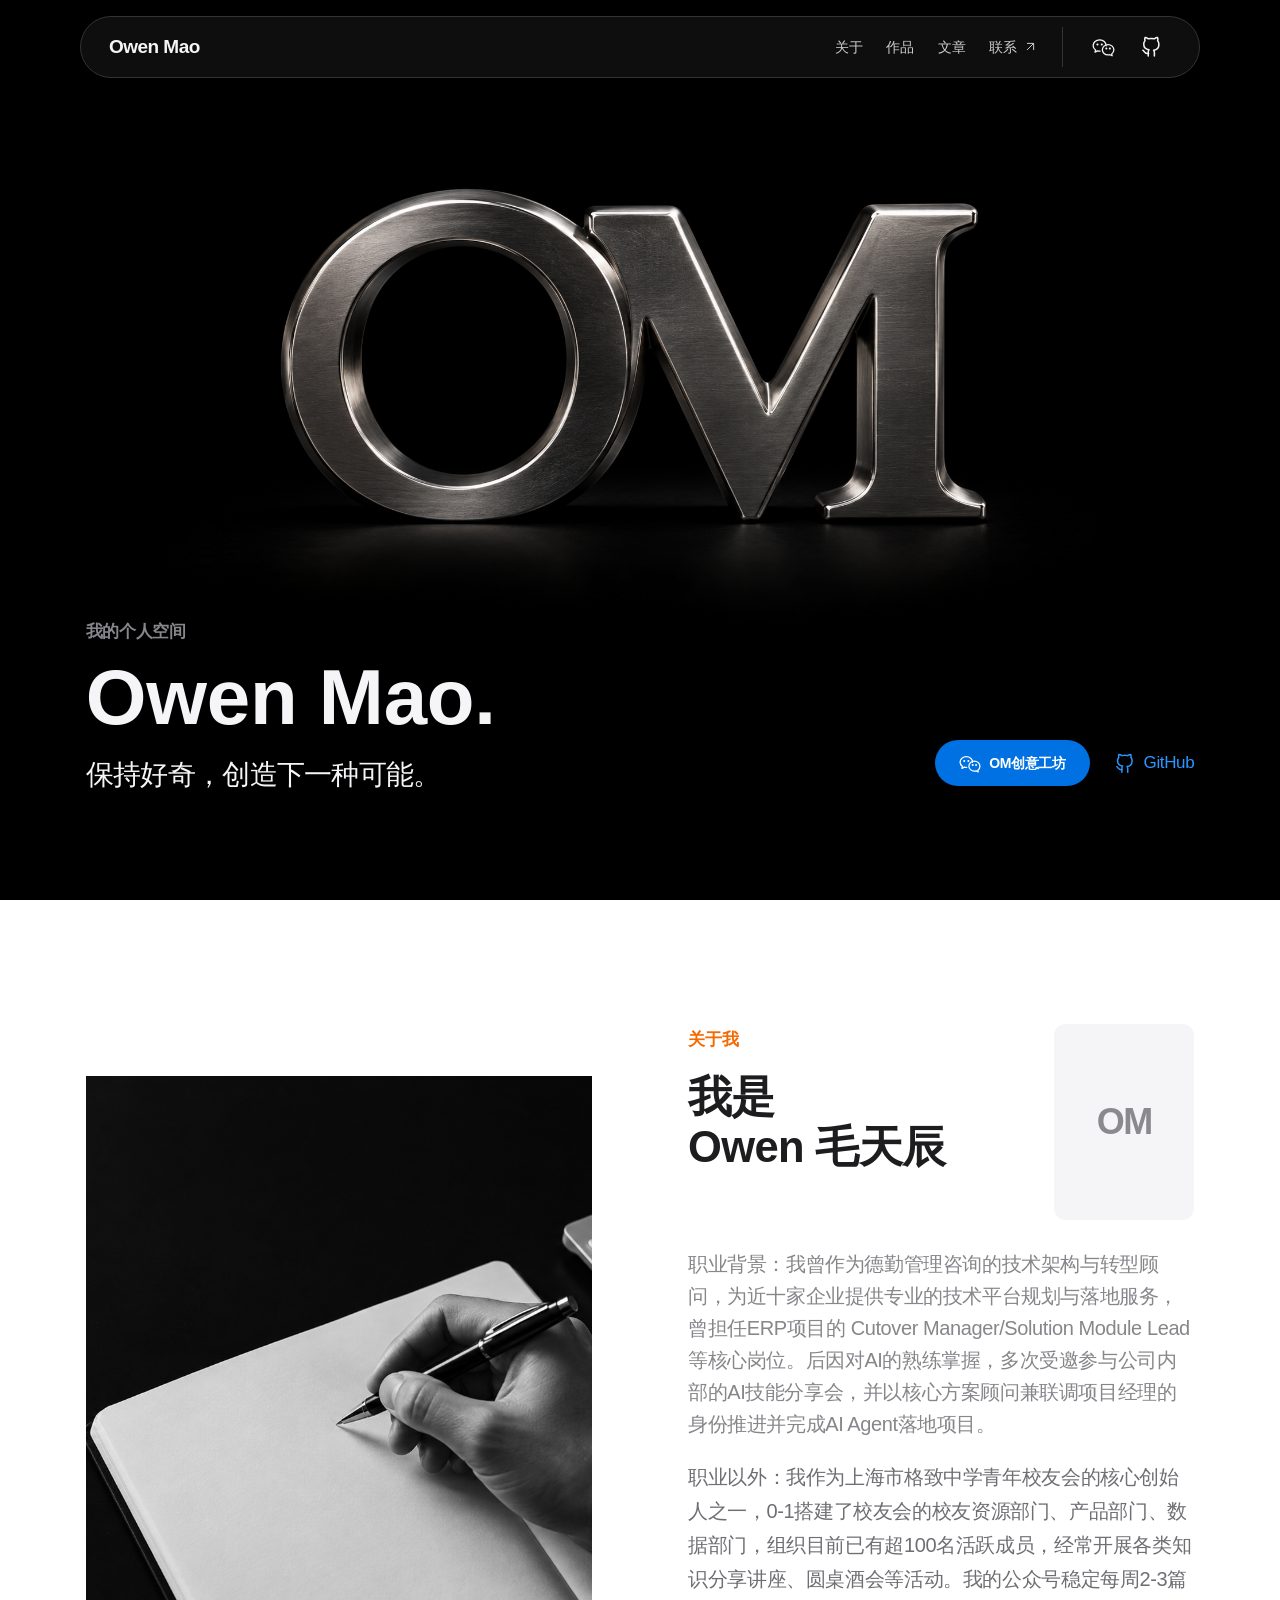
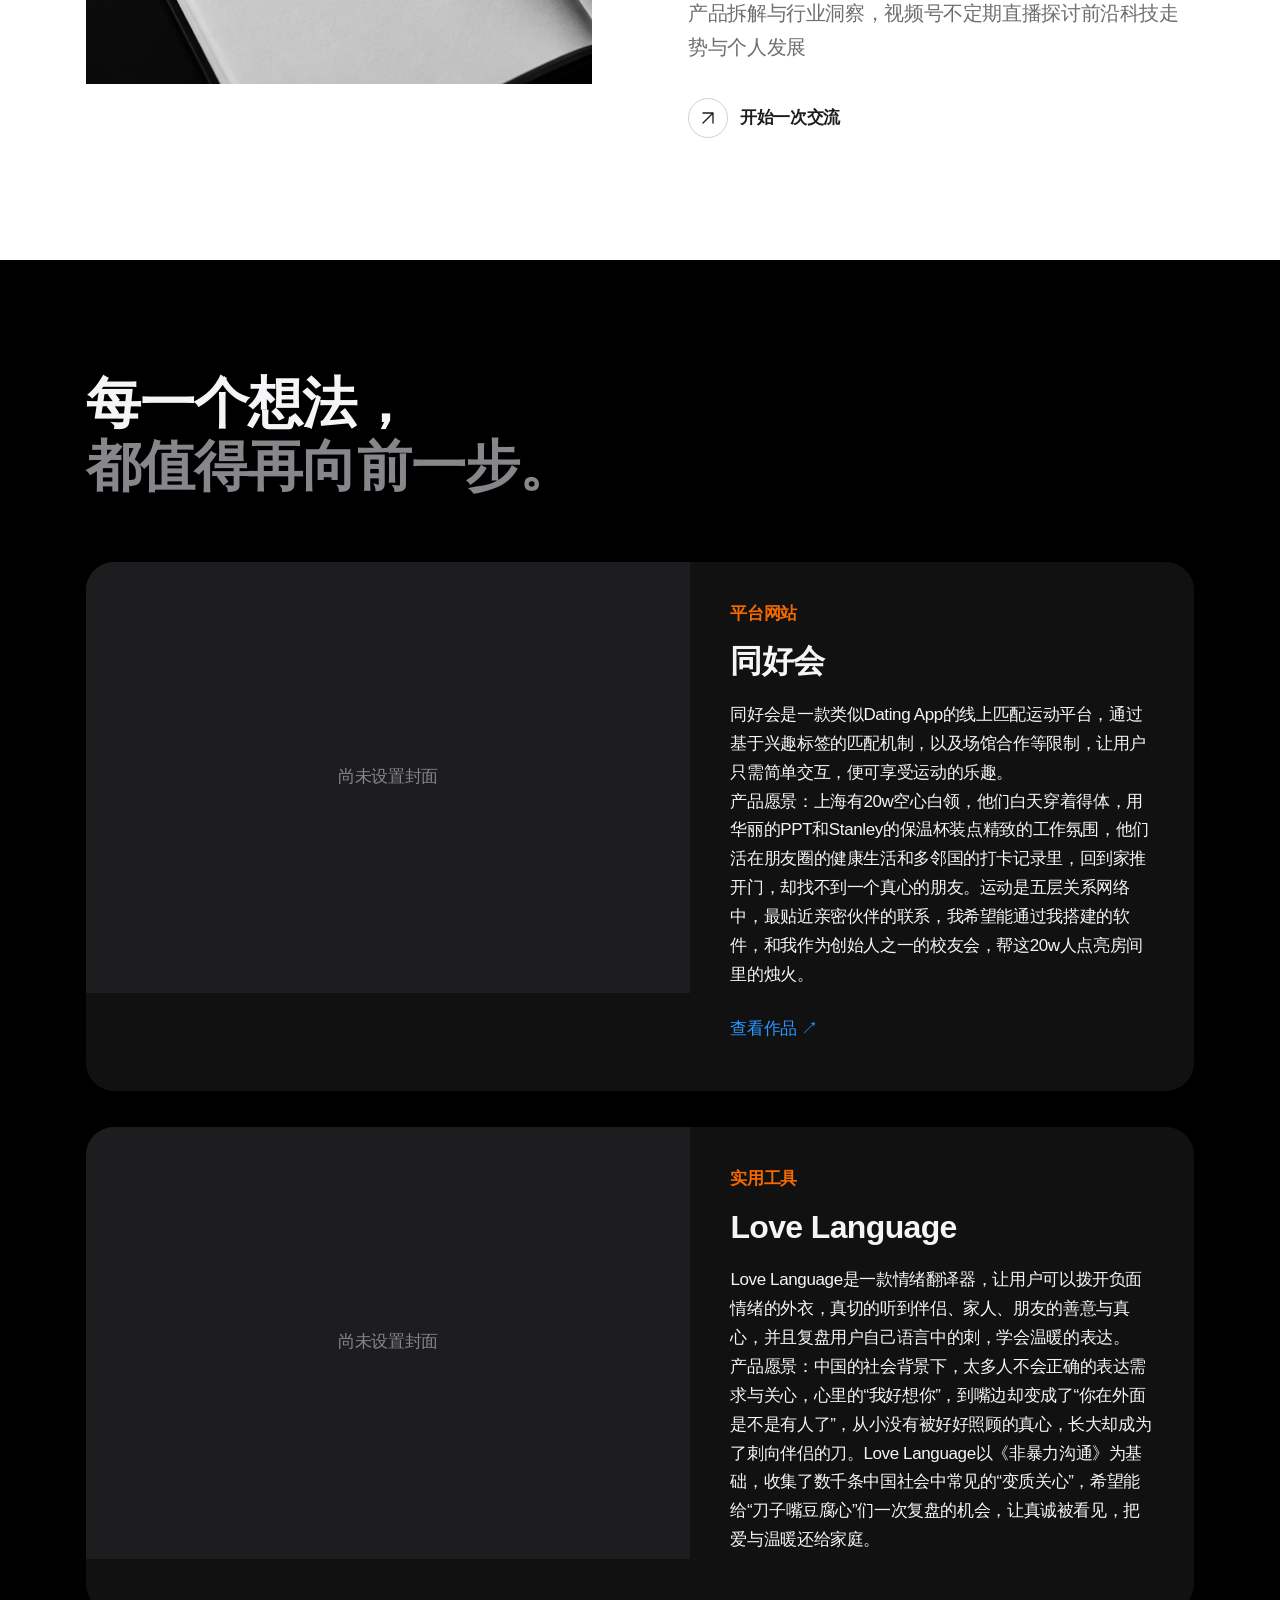
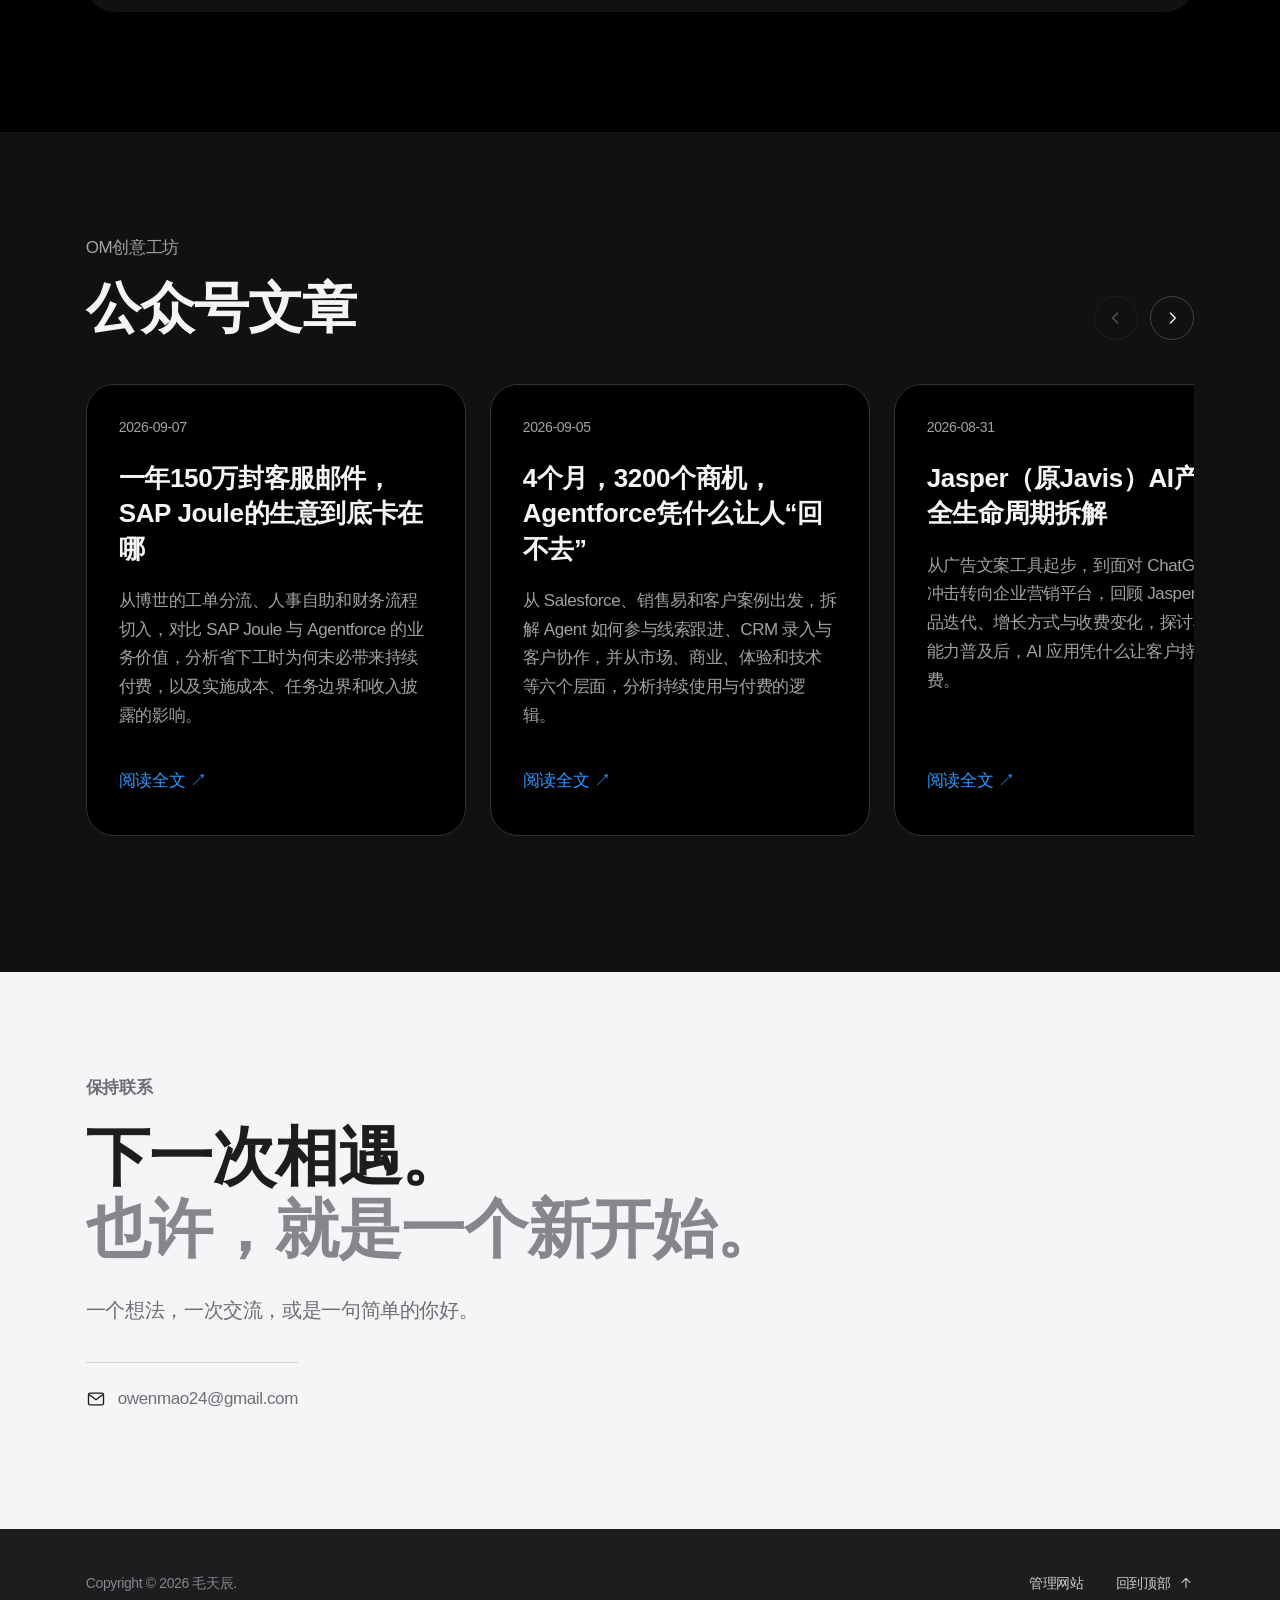
<file: legacy/index.html>
<!DOCTYPE html>
<html lang="zh-CN">
<head>
  <meta charset="UTF-8">
  <meta name="viewport" content="width=device-width, initial-scale=1">
  <meta name="theme-color" content="#000000">
  <meta name="color-scheme" content="dark light">
  <meta name="description" content="Owen Mao 的个人空间。保持好奇，创造下一种可能。">
  <title>Owen Mao — 保持好奇</title>
  <style>
    :root {
      --obsidian: #1d1d1f;
      --frost: #f5f5f7;
      --black: #000000;
      --white: #ffffff;
      --carbon: #111111;
      --platinum: #86868b;
      --graphite: #333336;
      --silver: #cccccc;
      --smoke: #424245;
      --blue: #0071e3;
      --link: #0066cc;
      --halo: #2997ff;
      --orange: #f56900;
      --display: "SF Pro Display", -apple-system, BlinkMacSystemFont, "Segoe UI", "PingFang SC", "Microsoft YaHei", sans-serif;
      --text: "SF Pro Text", -apple-system, BlinkMacSystemFont, "Segoe UI", "PingFang SC", "Microsoft YaHei", sans-serif;
      --max-width: 1440px;
      --gutter: clamp(24px, 6.7vw, 100px);
      --radius-card: 28px;
      --radius-button: 36px;
      --radius-pill: 980px;
    }
    *, *::before, *::after { box-sizing: border-box; }
    html { scroll-behavior: smooth; scroll-padding-top: 104px; }
    body { margin: 0; background: var(--black); color: var(--frost); font-family: var(--text); font-size: 17px; line-height: 1.47; letter-spacing: -.022em; -webkit-font-smoothing: antialiased; }
    a { color: inherit; text-decoration: none; }
    a:focus-visible { outline: 3px solid var(--halo); outline-offset: 5px; border-radius: 10px; }
    button, a { -webkit-tap-highlight-color: transparent; }
    img { display: block; max-width: 100%; }
    svg { display: block; width: 20px; height: 20px; fill: none; stroke: currentColor; stroke-width: 1.6; stroke-linecap: round; stroke-linejoin: round; flex-shrink: 0; }
    ::selection { color: var(--white); background: var(--blue); }
    .skip { position: fixed; z-index: 30; left: 24px; top: -100px; padding: 12px 20px; background: var(--blue); color: var(--white); border-radius: var(--radius-button); }
    .skip:focus { top: 16px; }
    .container { max-width: var(--max-width); margin-inline: auto; padding-inline: var(--gutter); }
    .navigation { position: fixed; z-index: 20; inset: 16px 24px auto; }
    .nav-inner { min-height: 60px; max-width: 1120px; margin-inline: auto; display: flex; align-items: center; justify-content: space-between; gap: 24px; padding: 8px 28px; border: 1px solid var(--graphite); border-radius: var(--radius-pill); background: rgba(17,17,17,.84); -webkit-backdrop-filter: saturate(130%) blur(20px); backdrop-filter: saturate(130%) blur(20px); }
    .brand { display: inline-flex; align-items: center; font-family: var(--display); font-size: 19px; font-weight: 600; letter-spacing: -.028em; white-space: nowrap; padding-block: 8px; }
    .nav-links { display: flex; gap: 32px; align-items: center; font-size: 14px; line-height: 1.43; letter-spacing: -.016em; }
    .nav-links a { color: #ceced2; padding-block: 10px; transition: color .2s; }
    .nav-links a:hover, .nav-links a[aria-current="location"] { color: var(--white); }
    .nav-links .nav-contact { display: flex; gap: 6px; align-items: center; }
    .nav-contact svg { width: 15px; height: 15px; }
    .hero { min-height: 840px; min-height: min(960px, 100svh); padding-top: 104px; padding-bottom: 80px; background: var(--black); }
    .hero-visual { height: clamp(320px, 51vw, 540px); max-width: 1400px; margin: -8px auto -16px; overflow: hidden; }
    .hero-visual img { width: 100%; height: 100%; min-height: 0; object-fit: contain; }
    .hero-copy { display: flex; align-items: flex-end; justify-content: space-between; gap: 48px; position: relative; }
    .hero-kicker { color: var(--platinum); margin: 0 0 12px; font-size: 17px; font-weight: 600; letter-spacing: -.019em; }
    h1, h2, h3, p { margin-top: 0; }
    h1 { font-family: var(--display); margin-bottom: 16px; font-size: clamp(56px, 6.1vw, 80px); font-weight: 700; line-height: 1.05; letter-spacing: -.003em; }
    .hero-subtitle { margin: 0; font-family: var(--display); font-size: clamp(21px, 2.3vw, 28px); line-height: 1.4; font-weight: 500; letter-spacing: -.025em; }
    .hero-actions { display: flex; align-items: center; gap: 24px; padding-bottom: 8px; flex-shrink: 0; }
    .button { min-height: 44px; display: inline-flex; align-items: center; justify-content: center; gap: 8px; padding: 12px 24px; border-radius: var(--radius-button); background: var(--blue); color: var(--white); font-size: 14px; font-weight: 600; line-height: 1.43; letter-spacing: -.016em; transition: background-color .2s; }
    .button:hover { background: #0077ed; }
    .text-link { color: var(--halo); display: inline-flex; align-items: center; gap: 5px; min-height: 44px; font-size: 17px; line-height: 1.4; }
    .text-link:hover span { text-decoration: underline; text-underline-offset: 4px; }
    .text-link svg { width: 15px; height: 15px; }
    .work-section { padding-block: 112px 120px; background: var(--black); }
    .section-title { font-family: var(--display); font-size: clamp(36px, 4.3vw, 56px); line-height: 1.14; font-weight: 700; letter-spacing: -.015em; margin: 0 0 60px; }
    .section-title .secondary { color: var(--platinum); }
    .feature-card { margin: 0; position: relative; width: 100%; aspect-ratio: 1.85 / 1; min-height: 400px; background: var(--obsidian); border-radius: var(--radius-card); overflow: hidden; }
    .feature-card > img { width: 100%; height: 100%; position: absolute; inset: 0; object-fit: cover; }
    .feature-copy { position: relative; z-index: 1; padding: clamp(28px, 4.5vw, 60px); max-width: 550px; }
    .feature-label { color: var(--frost); font-size: 17px; line-height: 1.4; margin-bottom: 12px; font-weight: 600; }
    .feature-copy h3 { margin-bottom: 20px; font-size: clamp(28px, 3vw, 40px); line-height: 1.18; letter-spacing: -.02em; font-weight: 600; font-family: var(--display); }
    .feature-copy p:last-child { color: var(--frost); font-size: 17px; line-height: 1.6; max-width: 300px; }
    .work-caption { display: flex; gap: 24px; justify-content: space-between; align-items: start; padding: 24px 4px 0; font-size: 14px; color: var(--platinum); line-height: 1.6; }
    .work-caption p { margin: 0; }
    .work-caption span { color: var(--silver); }
    .about-section { background: var(--white); color: var(--obsidian); padding-block: 120px; }
    .about-grid { display: grid; grid-template-columns: 1fr 1fr; align-items: center; gap: clamp(48px, 7.5vw, 108px); }
    .about-visual { min-width: 0; aspect-ratio: 1 / 1.2; margin: 0; overflow: hidden; background: var(--frost); }
    .about-visual img { width: 100%; height: 100%; object-fit: cover; object-position: 77% center; filter: grayscale(1); }
    .category { color: var(--orange); font-weight: 600; font-size: 17px; line-height: 1.47; letter-spacing: -.011em; margin: 0 0 20px; }
    .about-copy h2 { font-family: var(--display); font-size: clamp(36px, 4.3vw, 56px); font-weight: 700; line-height: 1.14; letter-spacing: -.015em; margin: 0 0 28px; }
    .about-body { color: var(--platinum); font-weight: 400; line-height: 1.6; letter-spacing: -.02em; margin: 0 0 20px; max-width: none; }
    .about-body strong { font-weight: 600; color: var(--obsidian); }
    .about-note { color: #6e6e73; line-height: 1.7; margin-bottom: 32px; }
    .about-body, .about-note { font-size: 20px; }
    .inline-link { display: inline-flex; align-items: center; gap: 12px; min-height: 44px; color: var(--obsidian); font-size: 17px; font-weight: 600; }
    .inline-link .icon-circle { display: grid; place-items: center; width: 40px; height: 40px; border: 1px solid #d2d2d7; border-radius: var(--radius-pill); transition: background-color .2s; }
    .inline-link:hover .icon-circle { background: var(--frost); }
    .inline-link:hover .link-label { text-decoration: underline; text-underline-offset: 5px; }
    .contact-section { color: var(--obsidian); background: var(--frost); padding-block: 104px 112px; }
    .contact-content { max-width: 980px; }
    .contact-kicker { font-size: 17px; font-weight: 600; color: #6e6e73; margin-bottom: 20px; }
    .contact-title { font-family: var(--display); font-size: clamp(40px, 5vw, 64px); line-height: 1.13; font-weight: 700; letter-spacing: -.015em; margin-bottom: 28px; }
    .contact-title span { color: var(--platinum); }
    .contact-body { color: #6e6e73; font-size: 20px; line-height: 1.6; margin-bottom: 36px; }
    .contact-line { display: inline-flex; align-items: center; gap: 12px; border-top: 1px solid #d2d2d7; padding-top: 24px; color: #6e6e73; font-size: 17px; }
    .contact-line svg { color: var(--obsidian); }
    .footer { background: var(--obsidian); color: var(--platinum); font-size: 14px; line-height: 1.6; padding-block: 32px; }
    .footer-inner { display: flex; align-items: center; justify-content: space-between; gap: 24px; }
    .footer p { margin: 0; }
    .footer a { color: var(--silver); display: inline-flex; align-items: center; gap: 8px; min-height: 44px; }
    .footer svg { width: 16px; height: 16px; }
    .footer a:hover { color: var(--frost); }
    @media (max-width: 1000px) {
      .hero { min-height: auto; padding-bottom: 76px; }
      .hero-visual { height: 50vw; margin-bottom: 12px; }
      .hero-copy { align-items: start; gap: 32px; }
      .hero-actions { flex-direction: column; align-items: start; gap: 8px; padding-top: 44px; }
      .section-title { margin-bottom: 40px; }
      .work-section { padding-block: 88px 96px; }
      .about-section { padding-block: 96px; }
      .about-grid { gap: 40px; }
      
      .feature-copy { max-width: 430px; }
      .feature-copy p:last-child { max-width: 240px; }
    }
    @media (max-width: 700px) {
      :root { --gutter: 24px; }
      html { scroll-padding-top: 88px; }
      .navigation { inset: 12px 12px auto; }
      .nav-inner { min-height: 56px; padding: 6px 20px; gap: 16px; }
      .brand { font-size: 17px; }
      .nav-links { gap: 20px; font-size: 14px; }
      .nav-contact svg { display: none; }
      .hero { padding-top: 108px; padding-bottom: 76px; }
      .hero-visual { height: 62vw; min-height: 236px; margin-inline: 0; margin-bottom: 28px; overflow: hidden; }
      .hero-visual img { width: 122%; max-width: none; margin-left: -11%; }
      .hero-copy { flex-direction: column; gap: 28px; }
      h1 { font-size: 56px; margin-bottom: 14px; }
      .hero-kicker { font-size: 17px; margin-bottom: 12px; }
      .hero-subtitle { font-size: 21px; max-width: 330px; }
      .hero-actions { flex-direction: row; align-items: center; gap: 24px; padding: 0; }
      .section-title { font-size: 36px; line-height: 1.2; margin-bottom: 36px; }
      .work-section { padding-block: 12px 88px; }
      .feature-card { aspect-ratio: 4 / 5; min-height: 480px; }
      .feature-card > img { object-position: 42% center; }
      .feature-copy { padding: 28px; max-width: 360px; }
      .feature-copy h3 { font-size: 28px; max-width: 270px; }
      .feature-copy p:last-child { max-width: 224px; font-size: 17px; }
      .feature-label { font-size: 14px; }
      .work-caption { flex-direction: column; gap: 8px; padding-top: 20px; }
      .about-section { padding-block: 88px; }
      .about-grid { display: flex; flex-direction: column-reverse; align-items: stretch; gap: 48px; }
      .about-copy h2 { font-size: 40px; line-height: 1.18; }
      .about-body { max-width: none; }
      .about-note { margin-bottom: 24px; }
      .about-visual { aspect-ratio: 1 / 1; }
      .about-visual img { object-position: 78% center; }
      .category { margin-bottom: 16px; }
      .contact-section { padding-block: 80px 88px; }
      .contact-title { font-size: 40px; line-height: 1.18; }
      .contact-body { font-size: 20px; }
      .footer { padding-block: 24px; }
      .footer-inner { align-items: start; gap: 12px; font-size: 14px; }
      .footer p { padding-block: 10px; max-width: 230px; }
      .footer a { white-space: nowrap; }
    }
    @media (max-width: 380px) {
      .nav-inner { padding-inline: 16px; gap: 12px; }
      .nav-links { gap: 14px; }
      .brand { font-size: 16px; }
      .hero-visual { min-height: 205px; }
      h1 { font-size: 48px; }
      .hero-subtitle { font-size: 20px; }
      .hero-actions { gap: 20px; }
      .section-title { font-size: 32px; }
      .feature-card { min-height: 460px; }
      .feature-copy { padding: 28px; }
      .contact-title { font-size: 36px; }
      .footer-inner { flex-wrap: wrap; }
    }
    @media (prefers-reduced-motion: reduce) {
      html { scroll-behavior: auto; }
      *, *::before, *::after { transition: none !important; animation: none !important; }
    }
    @media print {
      .navigation, .hero-actions, .skip, .footer a { display: none; }
      .hero { padding-top: 0; }
      .hero-visual { height: 340px; }
      .work-section, .about-section, .contact-section { padding-block: 48px; }
      body { print-color-adjust: exact; -webkit-print-color-adjust: exact; }
      .feature-card, .about-grid { break-inside: avoid; }
    }
[hidden] { display: none !important; }
button, input, textarea { font: inherit; letter-spacing: inherit; }
button { cursor: pointer; }
button:disabled { cursor: wait; opacity: .55; }
button:focus-visible, input:focus-visible, textarea:focus-visible { outline: 3px solid var(--halo); outline-offset: 4px; }
button { color: inherit; }
body[data-editing="false"] [data-edit-only] { display: none !important; }
body[data-editing="true"] { padding-bottom: 100px; }
body:has(dialog[open]) { overflow: hidden; }
.nav-inner { gap: 24px; }
.nav-links { margin-left: auto; gap: 24px; }
.social-links { display: flex; align-items: center; gap: 8px; border-left: 1px solid var(--graphite); padding-left: 20px; }
.social-icon { position: relative; display: grid; place-items: center; width: 40px; height: 40px; flex-shrink: 0; color: var(--frost); border: 1px solid transparent; background: transparent; border-radius: 980px; transition: background .2s; }
.social-icon:hover { background: var(--graphite); }
.social-icon svg { width: 23px; height: 23px; }
.social-icon.unconfigured { color: #a1a1a6; border-color: var(--graphite); }
.hero-social-links { display: flex; flex-direction: row; flex-wrap: wrap; align-items: center; gap: 24px; max-width: 100%; }
.hero-social-links .social-icon { display: inline-flex; gap: 8px; width: auto; height: auto; min-height: 44px; max-width: 100%; padding: 10px 0; border: 0; color: var(--halo); background: transparent; font-size: 17px; }
.hero-social-links .social-icon svg { width: 22px; height: 22px; }
.hero-social-links .social-label { max-width: 10em; overflow: hidden; text-overflow: ellipsis; white-space: nowrap; }
.hero-social-links .social-icon[data-platform="wechat"] { padding: 12px 24px; border-radius: var(--radius-button); background: var(--blue); color: var(--white); font-size: 14px; font-weight: 600; }
.hero-social-links .social-icon[data-platform="wechat"]:hover { background: #0077ed; }
.hero-social-links .social-icon[data-platform="github"]:hover .social-label { text-decoration: underline; text-underline-offset: 4px; }
.hero-social-links .social-icon:disabled { cursor: default; opacity: 1; }
.social-number { position: absolute; right: 1px; bottom: -1px; font-size: 12px; font-weight: 600; background: var(--carbon); padding-inline: 3px; border-radius: 10px; }
.section-heading-row { display: flex; align-items: start; justify-content: space-between; gap: 24px; }
.section-heading-row .edit-button { margin-top: 8px; flex-shrink: 0; }
.edit-button, .cancel-button, .dock-button, .footer-edit { display: inline-flex; align-items: center; justify-content: center; gap: 8px; min-height: 40px; padding: 9px 16px; border: 1px solid #4a4a4f; border-radius: 36px; background: transparent; color: var(--frost); font-size: 14px; line-height: 1.43; }
.edit-button:hover, .dock-button:hover { background: #ffffff0d; }
.about-heading-row { display: flex; gap: 16px; align-items: start; justify-content: space-between; margin-bottom: 20px; }
.about-heading-row .category { margin: 8px 0 0; }
.about-heading-row .edit-button { border-color: #d2d2d7; color: var(--obsidian); }
.about-heading-row .edit-button:hover { background: var(--frost); }
#about-title, #about-bio { white-space: pre-line; overflow-wrap: anywhere; }
.about-visual img.has-custom-image { filter: none; object-position: center; }
.portfolio-list { display: flex; flex-direction: column; gap: 36px; }
.portfolio-list:not(:empty) { margin-top: 4px; }
.portfolio-item { display: grid; grid-template-columns: 1.2fr 1fr; background: var(--carbon); border-radius: 28px; overflow: hidden; }
.project-media { position: relative; overflow: hidden; min-width: 0; min-height: 360px; aspect-ratio: 1.4; background: var(--obsidian); display: grid; place-items: center; }
.project-media img { position: absolute; inset: 0; width: 100%; height: 100%; min-height: 0; object-fit: cover; }
.no-cover { color: var(--platinum); font-size: 17px; }
.project-content { padding: 40px; display: flex; align-items: start; flex-direction: column; justify-content: center; min-width: 0; }
.project-category { color: var(--orange); font-size: 17px; font-weight: 600; margin-bottom: 16px; overflow-wrap: anywhere; }
.project-title { font-family: var(--display); font-size: 32px; line-height: 1.2; margin-bottom: 20px; letter-spacing: -.02em; overflow-wrap: anywhere; }
.project-description { color: var(--frost); font-size: 17px; line-height: 1.7; white-space: pre-wrap; overflow-wrap: anywhere; }
.project-controls { display: flex; flex-wrap: wrap; gap: 10px; margin-top: 24px; }
.project-controls button { min-height: 40px; }
.editor-dock { position: fixed; z-index: 24; bottom: 20px; left: 50%; transform: translateX(-50%); width: max-content; max-width: calc(100% - 32px); display: flex; align-items: center; gap: 12px; border: 1px solid var(--smoke); background: rgba(17,17,17,.95); color: var(--frost); border-radius: 28px; padding: 12px 16px; -webkit-backdrop-filter: blur(20px); backdrop-filter: blur(20px); }
.save-indicator { display: flex; flex-direction: column; gap: 3px; margin-inline: 4px 16px; min-width: 0; }
.save-indicator strong { font-size: 14px; font-weight: 600; }
.save-indicator span { font-size: 12px; color: #a1a1a6; max-width: 270px; }
.dock-button { border-color: transparent; white-space: nowrap; padding-inline: 12px; }
.dock-save { background: var(--frost); color: var(--obsidian); border: 0; border-radius: 36px; min-height: 40px; padding: 10px 20px; white-space: nowrap; font-size: 14px; font-weight: 600; }
.dock-save:hover { background: var(--white); }
.footer-edit { border: 0; color: var(--silver); padding-inline: 8px; margin-left: auto; }
.toast { position: fixed; z-index: 40; bottom: 110px; left: 50%; transform: translateX(-50%); width: max-content; max-width: calc(100% - 40px); padding: 16px 24px; border: 1px solid var(--smoke); background: var(--obsidian); color: var(--frost); border-radius: 28px; font-size: 14px; line-height: 1.6; text-align: center; }
.editor-dialog { color-scheme: dark; width: min(660px, calc(100vw - 32px)); max-height: min(88svh, 920px); margin: auto; padding: 32px; border: 1px solid var(--graphite); border-radius: 28px; background: var(--carbon); color: var(--frost); overflow-y: auto; }
.editor-dialog::backdrop { background: rgba(0,0,0,.75); -webkit-backdrop-filter: blur(8px); backdrop-filter: blur(8px); }
.dialog-heading { display: flex; align-items: start; justify-content: space-between; gap: 20px; margin-bottom: 28px; }
.dialog-eyebrow { font-size: 14px; color: var(--platinum); margin-bottom: 8px; }
.dialog-heading h2 { font-size: 28px; line-height: 1.25; margin: 0; font-family: var(--display); }
.close-dialog { width: 40px; height: 40px; flex-shrink: 0; border: 0; border-radius: 980px; background: var(--graphite); color: var(--frost); font-size: 26px; line-height: 1; }
.editor-dialog label { display: block; margin-bottom: 20px; font-size: 14px; line-height: 1.5; font-weight: 600; }
.editor-dialog input:not([type="hidden"]), .editor-dialog textarea { display: block; width: 100%; margin-top: 8px; background: var(--obsidian); color: var(--frost); border: 1px solid var(--smoke); border-radius: 10px; padding: 12px 14px; font-size: 16px; line-height: 1.5; font-weight: 400; }
.editor-dialog input::placeholder, .editor-dialog textarea::placeholder { color: #97979d; opacity: 1; }
.editor-dialog textarea { resize: vertical; min-height: 80px; }
.editor-dialog input[type="file"] { padding: 10px; font-size: 14px; }
.editor-dialog input::file-selector-button { background: var(--graphite); border: 0; color: var(--frost); border-radius: 10px; padding: 8px 12px; margin-right: 12px; cursor: pointer; }
.optional { font-size: 12px; color: #a1a1a6; font-weight: 400; margin-left: 10px; }
.dialog-actions { display: flex; justify-content: end; flex-wrap: wrap; gap: 12px; margin-top: 28px; }
.editor-dialog .button { border: 0; }
.dialog-actions .cancel-button { min-height: 44px; padding-inline: 24px; }
.save-hint, .dialog-description { font-size: 14px; color: #a1a1a6; line-height: 1.7; margin: 16px 0 0; }
.dialog-description { font-size: 16px; margin: 0 0 24px; }
.form-error { color: #ffb4ab; font-size: 14px; line-height: 1.6; margin: 16px 0; }
.image-preview { margin: 0 0 24px; }
.image-preview img { max-height: 220px; width: 100%; object-fit: contain; background: var(--black); border-radius: 10px; margin-bottom: 12px; }
.social-fieldset { border: 0; padding: 24px 0 4px; margin: 0; border-top: 1px solid var(--graphite); }
.social-fieldset legend { float: left; width: 100%; color: var(--frost); font-size: 17px; font-weight: 600; margin-bottom: 16px; }
.small-dialog { max-width: 480px; }
.danger-button { min-height: 44px; border: 1px solid #76534f; background: transparent; color: #ffb4ab; border-radius: 36px; padding: 12px 24px; font-size: 14px; }
@media (max-width: 900px) {
  .nav-inner { gap: 16px; padding-inline: 20px; }
  .nav-links { gap: 20px; }
  .social-links { padding-left: 12px; gap: 4px; }
  .project-content { padding: 28px; }
  .project-title { font-size: 28px; }
}
@media (max-width: 700px) {
  .hero-social-links { gap: 20px; }
  .work-section { padding-block: 88px; }
  html { scroll-padding-top: 136px; }
  .nav-inner { display: grid; grid-template-columns: 1fr auto; border-radius: 28px; column-gap: 12px; row-gap: 0; padding: 8px 20px; }
  .brand { grid-area: 1 / 1; }
  .social-links { grid-area: 1 / 2; border: 0; padding-left: 0; gap: 6px; }
  .social-icon { width: 36px; height: 36px; }
  .nav-links { grid-area: 2 / 1 / 3 / 3; width: 100%; justify-content: space-between; gap: 24px; border-top: 1px solid var(--graphite); margin-top: 4px; }
  .nav-links a { padding-block: 8px; }
  .hero { padding-top: 144px; }
  .section-heading-row { flex-direction: column; gap: 0; margin-bottom: 32px; }
  .section-heading-row .section-title { margin-bottom: 20px; }
  .section-heading-row .edit-button { margin-top: 0; }
  .portfolio-item { display: flex; flex-direction: column; }
  .project-media { min-height: 240px; aspect-ratio: 1.4; }
  .project-media img { max-height: 440px; }
  .editor-dock { width: calc(100% - 24px); max-width: 500px; flex-wrap: wrap; justify-content: space-between; bottom: 12px; padding: 12px 14px; gap: 6px; }
  .save-indicator { width: 100%; margin: 0 4px 2px; flex-direction: row; align-items: baseline; flex-wrap: wrap; column-gap: 12px; }
  .save-indicator span { max-width: none; }
  .dock-button { padding-inline: 10px; }
  .dock-save { margin-left: auto; }
  .editor-dialog { padding: 24px; max-height: 90svh; }
  .dialog-heading h2 { font-size: 24px; }
  .optional { display: block; margin: 4px 0 0; }
  .toast { bottom: 142px; }
  body[data-editing="true"] { padding-bottom: 132px; }
  .footer-inner { flex-wrap: wrap; }
  .footer-edit { margin-left: 0; }
}
@media print { [data-edit-only], .footer-edit, .editor-dialog, .toast { display: none !important; } body[data-editing] { padding-bottom: 0; } }

.about-content { display: grid; grid-template-columns: minmax(0, 1fr) 140px; align-items: start; gap: 28px 24px; min-width: 0; }
.about-intro { grid-area: 1 / 1; min-width: 0; }
.about-intro h2 { margin-bottom: 0; font-size: clamp(32px, 3.4vw, 48px); overflow-wrap: anywhere; }
.about-details { grid-area: 2 / 1 / 3 / 3; min-width: 0; }
.about-details .about-body, .about-details .about-note { max-width: none; white-space: pre-line; overflow-wrap: anywhere; }
.about-portrait { grid-area: 1 / 2; padding-top: 4px; }
.portrait-frame { width: 140px; aspect-ratio: 5 / 7; display: grid; place-items: center; border-radius: 12px; background: var(--frost); overflow: hidden; color: #8a8a8e; font-family: var(--display); font-size: 36px; font-weight: 600; letter-spacing: -.04em; }
.portrait-frame img { width: 100%; height: 100%; object-fit: cover; }
.about-portrait .edit-button { margin-top: 12px; padding-inline: 12px; color: var(--obsidian); border-color: #d2d2d7; }
.about-heading-row { flex-wrap: wrap; }
.articles-section { padding-block: 104px 112px; background: var(--carbon); }
.articles-heading { display: flex; align-items: flex-end; justify-content: space-between; gap: 32px; margin-bottom: 40px; }
.article-account { color: #a1a1a6; font-size: 17px; margin-bottom: 16px; }
.articles-heading .section-title { margin: 0; }
.articles-actions, .article-navigation { display: flex; align-items: center; gap: 12px; }
.articles-actions { flex-wrap: wrap; justify-content: flex-end; }
.article-arrow { display: grid; place-items: center; width: 44px; height: 44px; border: 1px solid var(--smoke); border-radius: 50%; background: transparent; color: var(--frost); }
.article-arrow:hover:not(:disabled) { background: var(--graphite); }
.article-arrow:disabled { cursor: default; opacity: .3; }
.article-list { display: flex; gap: 24px; overflow-x: auto; padding: 4px 0 24px; scroll-snap-type: x proximity; overscroll-behavior-inline: contain; scrollbar-width: thin; scrollbar-color: var(--smoke) transparent; }
.article-list:focus-visible { outline: 2px solid var(--halo); outline-offset: 8px; }
.article-card { flex: 0 0 min(380px, 85%); min-width: 0; min-height: 360px; display: flex; flex-direction: column; align-items: flex-start; padding: 32px; border: 1px solid var(--graphite); border-radius: 28px; background: var(--black); scroll-snap-align: start; }
.article-date { font-size: 14px; color: #a1a1a6; margin-bottom: 24px; }
.article-title { font-family: var(--display); font-size: 26px; line-height: 1.35; margin-bottom: 20px; overflow-wrap: anywhere; }
.article-summary { color: #a1a1a6; font-size: 17px; line-height: 1.7; white-space: pre-line; overflow-wrap: anywhere; margin-bottom: 28px; }
.article-read { margin-top: auto; }
.articles-empty { padding-block: 24px; color: #a1a1a6; }
.articles-empty p { margin-bottom: 12px; }
.qr-dialog { max-width: 440px; color-scheme: light; background: var(--white); color: var(--obsidian); border: 0; }
.qr-dialog .dialog-eyebrow { color: #6e6e73; }
.qr-dialog .close-dialog { background: var(--frost); color: var(--obsidian); }
.wechat-qr { width: min(100%, 280px); height: auto; aspect-ratio: 1; object-fit: contain; margin: 0 auto; background: white; }
.qr-caption { margin: 20px 0 4px; text-align: center; color: #6e6e73; font-size: 16px; line-height: 1.6; }
@media (max-width: 900px) {
  .about-grid { display: flex; flex-direction: column-reverse; align-items: stretch; gap: 48px; }
  .about-visual { aspect-ratio: 1 / 1; }
}
@media (max-width: 700px) {
  .about-content { grid-template-columns: minmax(0, 1fr) 112px; column-gap: 16px; }
  .about-intro h2 { font-size: clamp(28px, 6vw, 40px); line-height: 1.2; }
  .portrait-frame { width: 112px; font-size: 32px; }
  .articles-section { padding-block: 80px; }
  .articles-heading { align-items: flex-start; flex-wrap: wrap; gap: 24px; margin-bottom: 28px; }
  .articles-actions { justify-content: flex-start; }
  .article-card { flex-basis: 87%; padding: 28px; }
  .article-title { font-size: 24px; }
  .nav-links { gap: 14px; }
}
@media (max-width: 380px) {
  .about-content { grid-template-columns: minmax(0, 1fr) 104px; }
  .about-intro h2 { font-size: 26px; }
  .portrait-frame { width: 104px; }
}

  </style>
<link rel="canonical" href="https://owenmao-builder.github.io/">
</head>
<body id="top" data-editing="false" data-github-pages="true" data-content-origin="https://owen-mao-portfolio.owenmao24.chatgpt.site">
  <a class="skip" href="#main">跳到正文</a>
  <header class="navigation">
    <div class="nav-inner">
      <a class="brand" href="#top" aria-label="Owen Mao，返回首页">Owen Mao</a>
      <nav class="nav-links" aria-label="主导航">
        <a href="#about">关于</a>
        <a href="#work">作品</a>
        <a href="#articles">文章</a>
        <a href="#contact" class="nav-contact">联系 <svg aria-hidden="true" viewBox="0 0 24 24"><path d="M7 17 17 7M7 7h10v10"/></svg></a>
      </nav>
      <div class="social-links" id="social-links" aria-label="微信公众号与 GitHub"></div>
    </div>
  </header>
  <main id="main">
    <section class="hero" aria-labelledby="hero-title">
      <figure class="hero-visual">
        <img src="../assets/om-titanium-hero.png" width="1672" height="941" alt="以钛金属质感呈现的 O 与 M 字母雕塑，置于纯黑背景上" fetchpriority="high" decoding="async">
      </figure>
      <div class="container hero-copy">
        <div>
          <p class="hero-kicker">我的个人空间</p>
          <h1 id="hero-title">Owen Mao.</h1>
          <p class="hero-subtitle">保持好奇，创造下一种可能。</p>
        </div>
        <div class="hero-actions hero-social-links" id="hero-social-links" aria-label="微信公众号与 GitHub"></div>
      </div>
    </section>
    <section class="about-section" id="about" aria-labelledby="about-title">
      <div class="container about-grid">
        <figure class="about-visual">
          <img src="../assets/editorial-notebook.png" width="1672" height="941" alt="黑白创作意象：用纸笔记录灵感" loading="eager" decoding="async">
        </figure>
        <div class="about-content">
          <div class="about-copy about-intro">
            <div class="about-heading-row"><p class="category">关于我</p><button class="edit-button" type="button" data-edit-only data-action="edit-about">编辑简介</button></div>
            <h2 id="about-title">我是<br>Owen 毛天辰</h2>
          </div>
          <aside class="about-portrait" aria-label="个人头像">
            <div class="portrait-frame"><img id="about-photo" width="140" height="196" alt="Owen Mao 的头像" decoding="async" hidden><span id="portrait-placeholder" aria-hidden="true">OM</span></div>
            <button class="edit-button" type="button" data-edit-only data-action="edit-about">设置头像</button>
          </aside>
          <div class="about-details">
            <p class="about-body" id="about-bio"><strong>欢迎来到我的个人空间。</strong>这里用来收集作品、记录想法，也认识有趣的人。</p>
            <p class="about-note" id="about-note">个人经历与兴趣介绍，待补充。</p>
            <a class="inline-link" href="#contact"><span class="icon-circle"><svg aria-hidden="true" viewBox="0 0 24 24"><path d="M6 18 18 6M6 6h12v12"/></svg></span><span class="link-label">开始一次交流</span></a>
          </div>
        </div>
      </div>
    </section>
    <section class="work-section" id="work" aria-labelledby="work-title">
      <div class="container">
        <div class="section-heading-row"><h2 class="section-title" id="work-title">每一个想法，<br><span class="secondary">都值得再向前一步。</span></h2><button class="edit-button" type="button" data-edit-only data-action="add-project">＋ 添加作品</button></div>
        <div id="portfolio-list" class="portfolio-list"></div>
        <div id="portfolio-empty">
        <!-- 配图为生成的创作意象，不代表 Owen Mao 的真实照片或已完成作品。 -->
        <figure class="feature-card">
          <img src="../assets/editorial-notebook.png" width="1672" height="941" alt="黑白创作意象：一只手握着笔，准备在笔记本上写下想法" loading="eager" decoding="async">
          <figcaption class="feature-copy">
            <p class="feature-label">作品与探索</p>
            <h3>从一笔开始。</h3>
            <p>把一闪而过的灵感，<br>变成可以继续的开始。</p>
          </figcaption>
        </figure>
        <div class="work-caption"><p><span>作品集</span> · 点击“添加作品”，放入你的第一件作品。</p><p>创作意象 / Concept image</p></div>
        </div>
      </div>
    </section>
    <section class="articles-section" id="articles" aria-labelledby="articles-title">
      <div class="container">
        <div class="articles-heading">
          <div><p class="article-account" id="article-account">OM创意工坊</p><h2 class="section-title" id="articles-title">公众号文章</h2></div>
          <div class="articles-actions">
            <button class="edit-button" type="button" data-edit-only data-action="add-article">＋ 添加文章</button>
            <div class="article-navigation" id="article-navigation" hidden>
              <button class="article-arrow" type="button" id="articles-prev" aria-label="查看前面的文章" aria-controls="article-list" data-action="scroll-articles" data-direction="-1"><svg aria-hidden="true" viewBox="0 0 24 24"><path d="m14 6-6 6 6 6"/></svg></button>
              <button class="article-arrow" type="button" id="articles-next" aria-label="查看后面的文章" aria-controls="article-list" data-action="scroll-articles" data-direction="1"><svg aria-hidden="true" viewBox="0 0 24 24"><path d="m10 6 6 6-6 6"/></svg></button>
            </div>
          </div>
        </div>
        <div class="article-list" id="article-list" role="list" tabindex="0" aria-label="公众号文章，可横向滚动"></div>
        <div class="articles-empty" id="articles-empty"><p>暂无文章。</p><p data-edit-only>添加文章的标题、摘要和原文链接。</p></div>
      </div>
    </section>
    <section class="contact-section" id="contact" aria-labelledby="contact-title">
      <div class="container">
        <div class="contact-content">
          <p class="contact-kicker">保持联系</p>
          <h2 class="contact-title" id="contact-title">下一次相遇。<br><span>也许，就是一个新开始。</span></h2>
          <p class="contact-body">一个想法，一次交流，或是一句简单的你好。</p>
          <!-- 补充真实邮箱后，将下方内容替换成可用的 mailto 链接。 -->
          <div class="contact-line"><svg aria-hidden="true" viewBox="0 0 24 24"><rect x="3" y="5" width="18" height="14" rx="2"/><path d="m4 7 8 6 8-6"/></svg><span id="contact-value">联系方式待补充。</span></div>
        </div>
      </div>
    </section>
  </main>
  <footer class="footer"><div class="container footer-inner"><p>Copyright © <span id="year">2026</span> <span id="footer-name">Owen Mao</span>.</p><button class="footer-edit" type="button" data-action="toggle-edit" aria-pressed="true">预览网页</button><a id="public-site-link" data-edit-only href="#" target="_blank" rel="noopener" hidden>查看个人网站</a><a href="#top">回到顶部 <svg aria-hidden="true" viewBox="0 0 24 24"><path d="M12 19V5m-6 6 6-6 6 6"/></svg></a></div></footer>
  <aside class="editor-dock" data-edit-only aria-label="网页编辑工具">
    <div class="save-indicator"><strong>编辑模式</strong><span id="save-status">修改后，记得保存网页文件</span></div>
    <button class="dock-button" type="button" data-action="edit-social">社交链接</button>
    <button class="dock-button" type="button" data-action="toggle-edit">预览</button>
    <button class="dock-button" type="button" id="export-site" data-action="export-site" hidden>导出 HTML</button>
    <button class="dock-button" type="button" id="admin-logout" data-action="admin-logout" hidden>退出管理</button>
    <button class="dock-save" type="button" id="save-site" data-action="save-site">保存网页</button>
  </aside>
  <div class="toast" id="toast" role="status" aria-live="polite" hidden></div>

  <dialog class="editor-dialog small-dialog" id="admin-dialog" aria-labelledby="admin-title">
    <form id="admin-form">
      <div class="dialog-heading"><div><p class="dialog-eyebrow">OM 创意工坊</p><h2 id="admin-title">管理我的网站</h2></div><button class="close-dialog" type="button" data-close aria-label="关闭管理登录">×</button></div>
      <p class="dialog-description">输入管理密码，即可更新文章、作品和个人介绍。</p>
      <label>管理密码<input id="admin-password" type="password" autocomplete="current-password" required maxlength="256"></label>
      <p class="form-error" id="admin-error" role="alert" hidden></p>
      <div class="dialog-actions"><button class="cancel-button" type="button" data-close>取消</button><button class="button" type="submit" id="admin-submit">进入管理</button></div>
    </form>
  </dialog>

  <dialog class="editor-dialog" id="project-dialog" aria-labelledby="project-dialog-title">
    <form id="project-form">
      <div class="dialog-heading"><div><p class="dialog-eyebrow">作品集</p><h2 id="project-dialog-title">添加作品</h2></div><button class="close-dialog" type="button" data-close aria-label="关闭作品编辑">×</button></div>
      <input id="project-id" type="hidden">
      <label>作品名称<input id="project-title" required maxlength="80" placeholder="为作品取一个名字"></label>
      <label>分类<span class="optional">选填</span><input id="project-category" maxlength="40" placeholder="例如：产品设计、摄影、文章"></label>
      <label>作品介绍<textarea id="project-description" maxlength="2000" rows="4" placeholder="介绍它的背景、你的思考和完成的内容"></textarea></label>
      <label>作品链接<span class="optional">选填</span><input id="project-url" type="url" maxlength="2048" placeholder="https://"></label>
      <label>封面图片<span class="optional">PNG / JPG / WebP / GIF，最大 12 MB</span><input id="project-image" type="file" accept="image/png,image/jpeg,image/webp,image/gif"></label>
      <div class="image-preview" id="project-image-preview" hidden><img alt="作品封面预览"><button type="button" class="edit-button" data-action="remove-project-image">移除图片</button></div>
      <p class="form-error" id="project-error" role="alert" hidden></p>
      <div class="dialog-actions"><button class="cancel-button" type="button" data-close>取消</button><button class="button" type="submit">应用修改</button></div>
      <p class="save-hint">应用后，点击底部“保存网页”，将内容和图片存入 HTML 文件。</p>
    </form>
  </dialog>

  <dialog class="editor-dialog" id="about-dialog" aria-labelledby="about-dialog-title">
    <form id="about-form">
      <div class="dialog-heading"><div><p class="dialog-eyebrow">关于我</p><h2 id="about-dialog-title">写下你的介绍。</h2></div><button class="close-dialog" type="button" data-close aria-label="关闭个人简介编辑">×</button></div>
      <label>姓名<input id="profile-name" required maxlength="80"></label>
      <label>首页名称<input id="profile-heroName" required maxlength="80" placeholder="Owen Mao"></label>
      <label>首页的一句话<input id="profile-tagline" maxlength="160"></label>
      <label>简介标题<textarea id="profile-heading" rows="2" required maxlength="120"></textarea></label>
      <label>个人介绍<textarea id="profile-bio" rows="6" required maxlength="5000" placeholder="你的经历、兴趣，或想分享的故事"></textarea></label>
      <label>补充说明<span class="optional">选填，可留空</span><input id="profile-note" maxlength="200"></label>
      <label>联系邮箱<span class="optional">选填</span><input id="profile-email" type="email" maxlength="254" placeholder="you@example.com"></label>
      <label>个人照片<span class="optional">建议使用接近两寸证件照的竖版照片，宽高比 5:7，最大 12 MB</span><input id="profile-image" type="file" accept="image/png,image/jpeg,image/webp,image/gif"></label>
      <div class="image-preview" id="profile-image-preview" hidden><img alt="头像预览"><button class="edit-button" type="button" data-action="remove-profile-image">移除头像</button></div>
      <p class="form-error" id="about-error" role="alert" hidden></p>
      <div class="dialog-actions"><button class="cancel-button" type="button" data-close>取消</button><button class="button" type="submit">应用修改</button></div>
      <p class="save-hint">应用后，点击底部“保存网页”，保留你的修改。</p>
    </form>
  </dialog>

  <dialog class="editor-dialog" id="social-dialog" aria-labelledby="social-dialog-title">
    <form id="social-form">
      <div class="dialog-heading"><div><p class="dialog-eyebrow">首页页眉</p><h2 id="social-dialog-title">微信公众号与 GitHub</h2></div><button class="close-dialog" type="button" data-close aria-label="关闭社交链接编辑">×</button></div>
      <p class="dialog-description">公众号入口展示关注二维码；GitHub 入口跳转至你的主页。</p>
      <div id="social-fields"></div>
      <label>公众号二维码<span class="optional">选填；不上传时，使用主页链接生成二维码</span><input id="wechat-qr-image" type="file" accept="image/png,image/jpeg,image/webp,image/gif"></label>
      <div class="image-preview" id="wechat-qr-image-preview" hidden><img alt="公众号二维码预览"><button class="edit-button" type="button" data-action="remove-wechat-qr">改用主页链接生成</button></div>
      <p class="save-hint">可上传微信公众平台提供的官方关注二维码。应用修改后，请保存网页。</p>
      <p class="form-error" id="social-error" role="alert" hidden></p>
      <div class="dialog-actions"><button class="cancel-button" type="button" data-close>取消</button><button class="button" type="submit">应用修改</button></div>
    </form>
  </dialog>

  <dialog class="editor-dialog" id="article-dialog" aria-labelledby="article-dialog-title">
    <form id="article-form">
      <div class="dialog-heading"><div><p class="dialog-eyebrow">公众号文章</p><h2 id="article-dialog-title">添加文章</h2></div><button class="close-dialog" type="button" data-close aria-label="关闭文章编辑">×</button></div>
      <input id="article-id" type="hidden">
      <label>文章标题<input id="article-title" required maxlength="160"></label>
      <label>摘要<textarea id="article-summary" required maxlength="1200" rows="4"></textarea></label>
      <label>原文链接<input id="article-url" type="url" required maxlength="2048" placeholder="https://mp.weixin.qq.com/s/…"></label>
      <label>发布日期<span class="optional">选填</span><input id="article-date" type="date"></label>
      <p class="form-error" id="article-error" role="alert" hidden></p>
      <div class="dialog-actions"><button class="cancel-button" type="button" data-close>取消</button><button class="button" type="submit">应用修改</button></div>
      <p class="save-hint">应用后点击“保存网页”。新增文章保存在列表最前面。</p>
    </form>
  </dialog>

  <dialog class="editor-dialog qr-dialog" id="wechat-dialog" aria-labelledby="wechat-dialog-title">
    <div class="dialog-heading"><div><p class="dialog-eyebrow">微信公众号</p><h2 id="wechat-dialog-title">OM创意工坊</h2></div><button class="close-dialog" type="button" data-close aria-label="关闭公众号二维码">×</button></div>
    <img class="wechat-qr" id="wechat-qr" alt="公众号二维码" width="280" height="280">
    <p class="qr-caption" id="wechat-qr-caption">用微信扫一扫，进入公众号主页并关注。</p>
  </dialog>

  <dialog class="editor-dialog small-dialog" id="delete-dialog" aria-labelledby="delete-title">
    <div class="dialog-heading"><h2 id="delete-title">删除这件作品？</h2><button class="close-dialog" type="button" data-close aria-label="取消删除">×</button></div>
    <p id="delete-description" class="dialog-description"></p>
    <div class="dialog-actions"><button class="cancel-button" type="button" data-close>取消</button><button class="danger-button" type="button" id="confirm-delete">删除</button></div>
  </dialog>

  <script id="site-data" type="application/json">{"version":4,"profile":{"name":"毛天辰","heroName":"Owen Mao","tagline":"保持好奇，创造下一种可能。","heading":"我是\nOwen 毛天辰","bio":"职业背景：我曾作为德勤管理咨询的技术架构与转型顾问，为近十家企业提供专业的技术平台规划与落地服务，曾担任ERP项目的 Cutover Manager/Solution Module Lead等核心岗位。后因对AI的熟练掌握，多次受邀参与公司内部的AI技能分享会，并以核心方案顾问兼联调项目经理的身份推进并完成AI Agent落地项目。","note":"职业以外：我作为上海市格致中学青年校友会的核心创始人之一，0-1搭建了校友会的校友资源部门、产品部门、数据部门，组织目前已有超100名活跃成员，经常开展各类知识分享讲座、圆桌酒会等活动。我的公众号稳定每周2-3篇产品拆解与行业洞察，视频号不定期直播探讨前沿科技走势与个人发展","email":"owenmao24@gmail.com","image":""},"projects":[{"id":"2f89d1e4-31d8-4d71-bbd6-5137b7d3fd84","title":"同好会","category":"平台网站","description":"同好会是一款类似Dating App的线上匹配运动平台，通过基于兴趣标签的匹配机制，以及场馆合作等限制，让用户只需简单交互，便可享受运动的乐趣。\n产品愿景：上海有20w空心白领，他们白天穿着得体，用华丽的PPT和Stanley的保温杯装点精致的工作氛围，他们活在朋友圈的健康生活和多邻国的打卡记录里，回到家推开门，却找不到一个真心的朋友。运动是五层关系网络中，最贴近亲密伙伴的联系，我希望能通过我搭建的软件，和我作为创始人之一的校友会，帮这20w人点亮房间里的烛火。","url":"https://tonghao-club-demo.owenmao24.chatgpt.site/","image":""},{"id":"d2c15bef-5e69-4592-bfda-6159c86fb1f8","title":"Love Language","category":"实用工具","description":"Love Language是一款情绪翻译器，让用户可以拨开负面情绪的外衣，真切的听到伴侣、家人、朋友的善意与真心，并且复盘用户自己语言中的刺，学会温暖的表达。\n产品愿景：中国的社会背景下，太多人不会正确的表达需求与关心，心里的“我好想你”，到嘴边却变成了“你在外面是不是有人了”，从小没有被好好照顾的真心，长大却成为了刺向伴侣的刀。Love Language以《非暴力沟通》为基础，收集了数千条中国社会中常见的“变质关心”，希望能给“刀子嘴豆腐心”们一次复盘的机会，让真诚被看见，把爱与温暖还给家庭。","url":"","image":""}],"socials":[{"type":"wechat","name":"OM创意工坊","url":"https://mp.weixin.qq.com/mp/profile_ext?action=home\u0026__biz=MzY4NTQyNzczNw==\u0026scene=124#wechat_redirect"},{"type":"github","name":"GitHub","url":"https://github.com/owenmao-builder"}],"articles":[{"id":"wechat-lopkJ7HxU7CTDR-qS7UCHw","title":"一年150万封客服邮件，SAP Joule的生意到底卡在哪","summary":"从博世的工单分流、人事自助和财务流程切入，对比 SAP Joule 与 Agentforce 的业务价值，分析省下工时为何未必带来持续付费，以及实施成本、任务边界和收入披露的影响。","url":"https://mp.weixin.qq.com/s/lopkJ7HxU7CTDR-qS7UCHw","date":"2026-09-07"},{"id":"wechat-jgqUQpMmGF-Hjka1ovPmjA","title":"4个月，3200个商机，Agentforce凭什么让人“回不去”","summary":"从 Salesforce、销售易和客户案例出发，拆解 Agent 如何参与线索跟进、CRM 录入与客户协作，并从市场、商业、体验和技术等六个层面，分析持续使用与付费的逻辑。","url":"https://mp.weixin.qq.com/s/jgqUQpMmGF-Hjka1ovPmjA","date":"2026-09-05"},{"id":"wechat-SVgkEku_R0JMXWYbQYLbFw","title":"Jasper（原Javis）AI产品全生命周期拆解","summary":"从广告文案工具起步，到面对 ChatGPT 的冲击转向企业营销平台，回顾 Jasper 的产品迭代、增长方式与收费变化，探讨模型能力普及后，AI 应用凭什么让客户持续付费。","url":"https://mp.weixin.qq.com/s/SVgkEku_R0JMXWYbQYLbFw","date":"2026-08-31"},{"id":"wechat-A50cFczj1fjIqdeiYQTPdg","title":"说个暴论，现在被大厂轮番裁员的这部分岗位，其实早该被裁了","summary":"报告、会议和流程留痕为何容易变成“假工作”？从组织激励和真实业务结果出发，讨论引入 AI 前如何先质疑、删除和简化无效动作，再让 Agent 接手有价值的任务。","url":"https://mp.weixin.qq.com/s/A50cFczj1fjIqdeiYQTPdg","date":"2026-08-30"},{"id":"wechat-QzwzoOXgiPdfJAWhGWdi3w","title":"AI都来了，企业的技术平台还有用吗？","summary":"企业技术平台如何从记录流程、保存组织经验，转变为 AI 的上下文与工具入口？结合数字化项目经历，讨论多 Agent 协作、专家经验沉淀，以及人的判断、责任与信任。","url":"https://mp.weixin.qq.com/s/QzwzoOXgiPdfJAWhGWdi3w","date":"2026-08-29"}]}</script>
  <script id="asset-bundle" type="application/json">{}</script>
  <script>
/*
qrcode-generator 1.4.4
Copyright (c) 2009 Kazuhiko Arase
Source: https://www.npmjs.com/package/qrcode-generator/v/1.4.4

MIT License

Permission is hereby granted, free of charge, to any person obtaining a copy
of this software and associated documentation files (the "Software"), to deal
in the Software without restriction, including without limitation the rights
to use, copy, modify, merge, publish, distribute, sublicense, and/or sell
copies of the Software, and to permit persons to whom the Software is
furnished to do so, subject to the following conditions:

The above copyright notice and this permission notice shall be included in
all copies or substantial portions of the Software.

THE SOFTWARE IS PROVIDED "AS IS", WITHOUT WARRANTY OF ANY KIND, EXPRESS OR
IMPLIED, INCLUDING BUT NOT LIMITED TO THE WARRANTIES OF MERCHANTABILITY,
FITNESS FOR A PARTICULAR PURPOSE AND NONINFRINGEMENT. IN NO EVENT SHALL THE
AUTHORS OR COPYRIGHT HOLDERS BE LIABLE FOR ANY CLAIM, DAMAGES OR OTHER
LIABILITY, WHETHER IN AN ACTION OF CONTRACT, TORT OR OTHERWISE, ARISING FROM,
OUT OF OR IN CONNECTION WITH THE SOFTWARE OR THE USE OR OTHER DEALINGS IN
THE SOFTWARE.

*/
//---------------------------------------------------------------------
//
// QR Code Generator for JavaScript
//
// Copyright (c) 2009 Kazuhiko Arase
//
// URL: http://www.d-project.com/
//
// Licensed under the MIT license:
//  http://www.opensource.org/licenses/mit-license.php
//
// The word 'QR Code' is registered trademark of
// DENSO WAVE INCORPORATED
//  http://www.denso-wave.com/qrcode/faqpatent-e.html
//
//---------------------------------------------------------------------

var qrcode = function() {

  //---------------------------------------------------------------------
  // qrcode
  //---------------------------------------------------------------------

  /**
   * qrcode
   * @param typeNumber 1 to 40
   * @param errorCorrectionLevel 'L','M','Q','H'
   */
  var qrcode = function(typeNumber, errorCorrectionLevel) {

    var PAD0 = 0xEC;
    var PAD1 = 0x11;

    var _typeNumber = typeNumber;
    var _errorCorrectionLevel = QRErrorCorrectionLevel[errorCorrectionLevel];
    var _modules = null;
    var _moduleCount = 0;
    var _dataCache = null;
    var _dataList = [];

    var _this = {};

    var makeImpl = function(test, maskPattern) {

      _moduleCount = _typeNumber * 4 + 17;
      _modules = function(moduleCount) {
        var modules = new Array(moduleCount);
        for (var row = 0; row < moduleCount; row += 1) {
          modules[row] = new Array(moduleCount);
          for (var col = 0; col < moduleCount; col += 1) {
            modules[row][col] = null;
          }
        }
        return modules;
      }(_moduleCount);

      setupPositionProbePattern(0, 0);
      setupPositionProbePattern(_moduleCount - 7, 0);
      setupPositionProbePattern(0, _moduleCount - 7);
      setupPositionAdjustPattern();
      setupTimingPattern();
      setupTypeInfo(test, maskPattern);

      if (_typeNumber >= 7) {
        setupTypeNumber(test);
      }

      if (_dataCache == null) {
        _dataCache = createData(_typeNumber, _errorCorrectionLevel, _dataList);
      }

      mapData(_dataCache, maskPattern);
    };

    var setupPositionProbePattern = function(row, col) {

      for (var r = -1; r <= 7; r += 1) {

        if (row + r <= -1 || _moduleCount <= row + r) continue;

        for (var c = -1; c <= 7; c += 1) {

          if (col + c <= -1 || _moduleCount <= col + c) continue;

          if ( (0 <= r && r <= 6 && (c == 0 || c == 6) )
              || (0 <= c && c <= 6 && (r == 0 || r == 6) )
              || (2 <= r && r <= 4 && 2 <= c && c <= 4) ) {
            _modules[row + r][col + c] = true;
          } else {
            _modules[row + r][col + c] = false;
          }
        }
      }
    };

    var getBestMaskPattern = function() {

      var minLostPoint = 0;
      var pattern = 0;

      for (var i = 0; i < 8; i += 1) {

        makeImpl(true, i);

        var lostPoint = QRUtil.getLostPoint(_this);

        if (i == 0 || minLostPoint > lostPoint) {
          minLostPoint = lostPoint;
          pattern = i;
        }
      }

      return pattern;
    };

    var setupTimingPattern = function() {

      for (var r = 8; r < _moduleCount - 8; r += 1) {
        if (_modules[r][6] != null) {
          continue;
        }
        _modules[r][6] = (r % 2 == 0);
      }

      for (var c = 8; c < _moduleCount - 8; c += 1) {
        if (_modules[6][c] != null) {
          continue;
        }
        _modules[6][c] = (c % 2 == 0);
      }
    };

    var setupPositionAdjustPattern = function() {

      var pos = QRUtil.getPatternPosition(_typeNumber);

      for (var i = 0; i < pos.length; i += 1) {

        for (var j = 0; j < pos.length; j += 1) {

          var row = pos[i];
          var col = pos[j];

          if (_modules[row][col] != null) {
            continue;
          }

          for (var r = -2; r <= 2; r += 1) {

            for (var c = -2; c <= 2; c += 1) {

              if (r == -2 || r == 2 || c == -2 || c == 2
                  || (r == 0 && c == 0) ) {
                _modules[row + r][col + c] = true;
              } else {
                _modules[row + r][col + c] = false;
              }
            }
          }
        }
      }
    };

    var setupTypeNumber = function(test) {

      var bits = QRUtil.getBCHTypeNumber(_typeNumber);

      for (var i = 0; i < 18; i += 1) {
        var mod = (!test && ( (bits >> i) & 1) == 1);
        _modules[Math.floor(i / 3)][i % 3 + _moduleCount - 8 - 3] = mod;
      }

      for (var i = 0; i < 18; i += 1) {
        var mod = (!test && ( (bits >> i) & 1) == 1);
        _modules[i % 3 + _moduleCount - 8 - 3][Math.floor(i / 3)] = mod;
      }
    };

    var setupTypeInfo = function(test, maskPattern) {

      var data = (_errorCorrectionLevel << 3) | maskPattern;
      var bits = QRUtil.getBCHTypeInfo(data);

      // vertical
      for (var i = 0; i < 15; i += 1) {

        var mod = (!test && ( (bits >> i) & 1) == 1);

        if (i < 6) {
          _modules[i][8] = mod;
        } else if (i < 8) {
          _modules[i + 1][8] = mod;
        } else {
          _modules[_moduleCount - 15 + i][8] = mod;
        }
      }

      // horizontal
      for (var i = 0; i < 15; i += 1) {

        var mod = (!test && ( (bits >> i) & 1) == 1);

        if (i < 8) {
          _modules[8][_moduleCount - i - 1] = mod;
        } else if (i < 9) {
          _modules[8][15 - i - 1 + 1] = mod;
        } else {
          _modules[8][15 - i - 1] = mod;
        }
      }

      // fixed module
      _modules[_moduleCount - 8][8] = (!test);
    };

    var mapData = function(data, maskPattern) {

      var inc = -1;
      var row = _moduleCount - 1;
      var bitIndex = 7;
      var byteIndex = 0;
      var maskFunc = QRUtil.getMaskFunction(maskPattern);

      for (var col = _moduleCount - 1; col > 0; col -= 2) {

        if (col == 6) col -= 1;

        while (true) {

          for (var c = 0; c < 2; c += 1) {

            if (_modules[row][col - c] == null) {

              var dark = false;

              if (byteIndex < data.length) {
                dark = ( ( (data[byteIndex] >>> bitIndex) & 1) == 1);
              }

              var mask = maskFunc(row, col - c);

              if (mask) {
                dark = !dark;
              }

              _modules[row][col - c] = dark;
              bitIndex -= 1;

              if (bitIndex == -1) {
                byteIndex += 1;
                bitIndex = 7;
              }
            }
          }

          row += inc;

          if (row < 0 || _moduleCount <= row) {
            row -= inc;
            inc = -inc;
            break;
          }
        }
      }
    };

    var createBytes = function(buffer, rsBlocks) {

      var offset = 0;

      var maxDcCount = 0;
      var maxEcCount = 0;

      var dcdata = new Array(rsBlocks.length);
      var ecdata = new Array(rsBlocks.length);

      for (var r = 0; r < rsBlocks.length; r += 1) {

        var dcCount = rsBlocks[r].dataCount;
        var ecCount = rsBlocks[r].totalCount - dcCount;

        maxDcCount = Math.max(maxDcCount, dcCount);
        maxEcCount = Math.max(maxEcCount, ecCount);

        dcdata[r] = new Array(dcCount);

        for (var i = 0; i < dcdata[r].length; i += 1) {
          dcdata[r][i] = 0xff & buffer.getBuffer()[i + offset];
        }
        offset += dcCount;

        var rsPoly = QRUtil.getErrorCorrectPolynomial(ecCount);
        var rawPoly = qrPolynomial(dcdata[r], rsPoly.getLength() - 1);

        var modPoly = rawPoly.mod(rsPoly);
        ecdata[r] = new Array(rsPoly.getLength() - 1);
        for (var i = 0; i < ecdata[r].length; i += 1) {
          var modIndex = i + modPoly.getLength() - ecdata[r].length;
          ecdata[r][i] = (modIndex >= 0)? modPoly.getAt(modIndex) : 0;
        }
      }

      var totalCodeCount = 0;
      for (var i = 0; i < rsBlocks.length; i += 1) {
        totalCodeCount += rsBlocks[i].totalCount;
      }

      var data = new Array(totalCodeCount);
      var index = 0;

      for (var i = 0; i < maxDcCount; i += 1) {
        for (var r = 0; r < rsBlocks.length; r += 1) {
          if (i < dcdata[r].length) {
            data[index] = dcdata[r][i];
            index += 1;
          }
        }
      }

      for (var i = 0; i < maxEcCount; i += 1) {
        for (var r = 0; r < rsBlocks.length; r += 1) {
          if (i < ecdata[r].length) {
            data[index] = ecdata[r][i];
            index += 1;
          }
        }
      }

      return data;
    };

    var createData = function(typeNumber, errorCorrectionLevel, dataList) {

      var rsBlocks = QRRSBlock.getRSBlocks(typeNumber, errorCorrectionLevel);

      var buffer = qrBitBuffer();

      for (var i = 0; i < dataList.length; i += 1) {
        var data = dataList[i];
        buffer.put(data.getMode(), 4);
        buffer.put(data.getLength(), QRUtil.getLengthInBits(data.getMode(), typeNumber) );
        data.write(buffer);
      }

      // calc num max data.
      var totalDataCount = 0;
      for (var i = 0; i < rsBlocks.length; i += 1) {
        totalDataCount += rsBlocks[i].dataCount;
      }

      if (buffer.getLengthInBits() > totalDataCount * 8) {
        throw 'code length overflow. ('
          + buffer.getLengthInBits()
          + '>'
          + totalDataCount * 8
          + ')';
      }

      // end code
      if (buffer.getLengthInBits() + 4 <= totalDataCount * 8) {
        buffer.put(0, 4);
      }

      // padding
      while (buffer.getLengthInBits() % 8 != 0) {
        buffer.putBit(false);
      }

      // padding
      while (true) {

        if (buffer.getLengthInBits() >= totalDataCount * 8) {
          break;
        }
        buffer.put(PAD0, 8);

        if (buffer.getLengthInBits() >= totalDataCount * 8) {
          break;
        }
        buffer.put(PAD1, 8);
      }

      return createBytes(buffer, rsBlocks);
    };

    _this.addData = function(data, mode) {

      mode = mode || 'Byte';

      var newData = null;

      switch(mode) {
      case 'Numeric' :
        newData = qrNumber(data);
        break;
      case 'Alphanumeric' :
        newData = qrAlphaNum(data);
        break;
      case 'Byte' :
        newData = qr8BitByte(data);
        break;
      case 'Kanji' :
        newData = qrKanji(data);
        break;
      default :
        throw 'mode:' + mode;
      }

      _dataList.push(newData);
      _dataCache = null;
    };

    _this.isDark = function(row, col) {
      if (row < 0 || _moduleCount <= row || col < 0 || _moduleCount <= col) {
        throw row + ',' + col;
      }
      return _modules[row][col];
    };

    _this.getModuleCount = function() {
      return _moduleCount;
    };

    _this.make = function() {
      if (_typeNumber < 1) {
        var typeNumber = 1;

        for (; typeNumber < 40; typeNumber++) {
          var rsBlocks = QRRSBlock.getRSBlocks(typeNumber, _errorCorrectionLevel);
          var buffer = qrBitBuffer();

          for (var i = 0; i < _dataList.length; i++) {
            var data = _dataList[i];
            buffer.put(data.getMode(), 4);
            buffer.put(data.getLength(), QRUtil.getLengthInBits(data.getMode(), typeNumber) );
            data.write(buffer);
          }

          var totalDataCount = 0;
          for (var i = 0; i < rsBlocks.length; i++) {
            totalDataCount += rsBlocks[i].dataCount;
          }

          if (buffer.getLengthInBits() <= totalDataCount * 8) {
            break;
          }
        }

        _typeNumber = typeNumber;
      }

      makeImpl(false, getBestMaskPattern() );
    };

    _this.createTableTag = function(cellSize, margin) {

      cellSize = cellSize || 2;
      margin = (typeof margin == 'undefined')? cellSize * 4 : margin;

      var qrHtml = '';

      qrHtml += '<table style="';
      qrHtml += ' border-width: 0px; border-style: none;';
      qrHtml += ' border-collapse: collapse;';
      qrHtml += ' padding: 0px; margin: ' + margin + 'px;';
      qrHtml += '">';
      qrHtml += '<tbody>';

      for (var r = 0; r < _this.getModuleCount(); r += 1) {

        qrHtml += '<tr>';

        for (var c = 0; c < _this.getModuleCount(); c += 1) {
          qrHtml += '<td style="';
          qrHtml += ' border-width: 0px; border-style: none;';
          qrHtml += ' border-collapse: collapse;';
          qrHtml += ' padding: 0px; margin: 0px;';
          qrHtml += ' width: ' + cellSize + 'px;';
          qrHtml += ' height: ' + cellSize + 'px;';
          qrHtml += ' background-color: ';
          qrHtml += _this.isDark(r, c)? '#000000' : '#ffffff';
          qrHtml += ';';
          qrHtml += '"/>';
        }

        qrHtml += '</tr>';
      }

      qrHtml += '</tbody>';
      qrHtml += '</table>';

      return qrHtml;
    };

    _this.createSvgTag = function(cellSize, margin, alt, title) {

      var opts = {};
      if (typeof arguments[0] == 'object') {
        // Called by options.
        opts = arguments[0];
        // overwrite cellSize and margin.
        cellSize = opts.cellSize;
        margin = opts.margin;
        alt = opts.alt;
        title = opts.title;
      }

      cellSize = cellSize || 2;
      margin = (typeof margin == 'undefined')? cellSize * 4 : margin;

      // Compose alt property surrogate
      alt = (typeof alt === 'string') ? {text: alt} : alt || {};
      alt.text = alt.text || null;
      alt.id = (alt.text) ? alt.id || 'qrcode-description' : null;

      // Compose title property surrogate
      title = (typeof title === 'string') ? {text: title} : title || {};
      title.text = title.text || null;
      title.id = (title.text) ? title.id || 'qrcode-title' : null;

      var size = _this.getModuleCount() * cellSize + margin * 2;
      var c, mc, r, mr, qrSvg='', rect;

      rect = 'l' + cellSize + ',0 0,' + cellSize +
        ' -' + cellSize + ',0 0,-' + cellSize + 'z ';

      qrSvg += '<svg version="1.1" xmlns="http://www.w3.org/2000/svg"';
      qrSvg += !opts.scalable ? ' width="' + size + 'px" height="' + size + 'px"' : '';
      qrSvg += ' viewBox="0 0 ' + size + ' ' + size + '" ';
      qrSvg += ' preserveAspectRatio="xMinYMin meet"';
      qrSvg += (title.text || alt.text) ? ' role="img" aria-labelledby="' +
          escapeXml([title.id, alt.id].join(' ').trim() ) + '"' : '';
      qrSvg += '>';
      qrSvg += (title.text) ? '<title id="' + escapeXml(title.id) + '">' +
          escapeXml(title.text) + '</title>' : '';
      qrSvg += (alt.text) ? '<description id="' + escapeXml(alt.id) + '">' +
          escapeXml(alt.text) + '</description>' : '';
      qrSvg += '<rect width="100%" height="100%" fill="white" cx="0" cy="0"/>';
      qrSvg += '<path d="';

      for (r = 0; r < _this.getModuleCount(); r += 1) {
        mr = r * cellSize + margin;
        for (c = 0; c < _this.getModuleCount(); c += 1) {
          if (_this.isDark(r, c) ) {
            mc = c*cellSize+margin;
            qrSvg += 'M' + mc + ',' + mr + rect;
          }
        }
      }

      qrSvg += '" stroke="transparent" fill="black"/>';
      qrSvg += '</svg>';

      return qrSvg;
    };

    _this.createDataURL = function(cellSize, margin) {

      cellSize = cellSize || 2;
      margin = (typeof margin == 'undefined')? cellSize * 4 : margin;

      var size = _this.getModuleCount() * cellSize + margin * 2;
      var min = margin;
      var max = size - margin;

      return createDataURL(size, size, function(x, y) {
        if (min <= x && x < max && min <= y && y < max) {
          var c = Math.floor( (x - min) / cellSize);
          var r = Math.floor( (y - min) / cellSize);
          return _this.isDark(r, c)? 0 : 1;
        } else {
          return 1;
        }
      } );
    };

    _this.createImgTag = function(cellSize, margin, alt) {

      cellSize = cellSize || 2;
      margin = (typeof margin == 'undefined')? cellSize * 4 : margin;

      var size = _this.getModuleCount() * cellSize + margin * 2;

      var img = '';
      img += '<img';
      img += '\u0020src="';
      img += _this.createDataURL(cellSize, margin);
      img += '"';
      img += '\u0020width="';
      img += size;
      img += '"';
      img += '\u0020height="';
      img += size;
      img += '"';
      if (alt) {
        img += '\u0020alt="';
        img += escapeXml(alt);
        img += '"';
      }
      img += '/>';

      return img;
    };

    var escapeXml = function(s) {
      var escaped = '';
      for (var i = 0; i < s.length; i += 1) {
        var c = s.charAt(i);
        switch(c) {
        case '<': escaped += '&lt;'; break;
        case '>': escaped += '&gt;'; break;
        case '&': escaped += '&amp;'; break;
        case '"': escaped += '&quot;'; break;
        default : escaped += c; break;
        }
      }
      return escaped;
    };

    var _createHalfASCII = function(margin) {
      var cellSize = 1;
      margin = (typeof margin == 'undefined')? cellSize * 2 : margin;

      var size = _this.getModuleCount() * cellSize + margin * 2;
      var min = margin;
      var max = size - margin;

      var y, x, r1, r2, p;

      var blocks = {
        '██': '█',
        '█ ': '▀',
        ' █': '▄',
        '  ': ' '
      };

      var blocksLastLineNoMargin = {
        '██': '▀',
        '█ ': '▀',
        ' █': ' ',
        '  ': ' '
      };

      var ascii = '';
      for (y = 0; y < size; y += 2) {
        r1 = Math.floor((y - min) / cellSize);
        r2 = Math.floor((y + 1 - min) / cellSize);
        for (x = 0; x < size; x += 1) {
          p = '█';

          if (min <= x && x < max && min <= y && y < max && _this.isDark(r1, Math.floor((x - min) / cellSize))) {
            p = ' ';
          }

          if (min <= x && x < max && min <= y+1 && y+1 < max && _this.isDark(r2, Math.floor((x - min) / cellSize))) {
            p += ' ';
          }
          else {
            p += '█';
          }

          // Output 2 characters per pixel, to create full square. 1 character per pixels gives only half width of square.
          ascii += (margin < 1 && y+1 >= max) ? blocksLastLineNoMargin[p] : blocks[p];
        }

        ascii += '\n';
      }

      if (size % 2 && margin > 0) {
        return ascii.substring(0, ascii.length - size - 1) + Array(size+1).join('▀');
      }

      return ascii.substring(0, ascii.length-1);
    };

    _this.createASCII = function(cellSize, margin) {
      cellSize = cellSize || 1;

      if (cellSize < 2) {
        return _createHalfASCII(margin);
      }

      cellSize -= 1;
      margin = (typeof margin == 'undefined')? cellSize * 2 : margin;

      var size = _this.getModuleCount() * cellSize + margin * 2;
      var min = margin;
      var max = size - margin;

      var y, x, r, p;

      var white = Array(cellSize+1).join('██');
      var black = Array(cellSize+1).join('  ');

      var ascii = '';
      var line = '';
      for (y = 0; y < size; y += 1) {
        r = Math.floor( (y - min) / cellSize);
        line = '';
        for (x = 0; x < size; x += 1) {
          p = 1;

          if (min <= x && x < max && min <= y && y < max && _this.isDark(r, Math.floor((x - min) / cellSize))) {
            p = 0;
          }

          // Output 2 characters per pixel, to create full square. 1 character per pixels gives only half width of square.
          line += p ? white : black;
        }

        for (r = 0; r < cellSize; r += 1) {
          ascii += line + '\n';
        }
      }

      return ascii.substring(0, ascii.length-1);
    };

    _this.renderTo2dContext = function(context, cellSize) {
      cellSize = cellSize || 2;
      var length = _this.getModuleCount();
      for (var row = 0; row < length; row++) {
        for (var col = 0; col < length; col++) {
          context.fillStyle = _this.isDark(row, col) ? 'black' : 'white';
          context.fillRect(row * cellSize, col * cellSize, cellSize, cellSize);
        }
      }
    }

    return _this;
  };

  //---------------------------------------------------------------------
  // qrcode.stringToBytes
  //---------------------------------------------------------------------

  qrcode.stringToBytesFuncs = {
    'default' : function(s) {
      var bytes = [];
      for (var i = 0; i < s.length; i += 1) {
        var c = s.charCodeAt(i);
        bytes.push(c & 0xff);
      }
      return bytes;
    }
  };

  qrcode.stringToBytes = qrcode.stringToBytesFuncs['default'];

  //---------------------------------------------------------------------
  // qrcode.createStringToBytes
  //---------------------------------------------------------------------

  /**
   * @param unicodeData base64 string of byte array.
   * [16bit Unicode],[16bit Bytes], ...
   * @param numChars
   */
  qrcode.createStringToBytes = function(unicodeData, numChars) {

    // create conversion map.

    var unicodeMap = function() {

      var bin = base64DecodeInputStream(unicodeData);
      var read = function() {
        var b = bin.read();
        if (b == -1) throw 'eof';
        return b;
      };

      var count = 0;
      var unicodeMap = {};
      while (true) {
        var b0 = bin.read();
        if (b0 == -1) break;
        var b1 = read();
        var b2 = read();
        var b3 = read();
        var k = String.fromCharCode( (b0 << 8) | b1);
        var v = (b2 << 8) | b3;
        unicodeMap[k] = v;
        count += 1;
      }
      if (count != numChars) {
        throw count + ' != ' + numChars;
      }

      return unicodeMap;
    }();

    var unknownChar = '?'.charCodeAt(0);

    return function(s) {
      var bytes = [];
      for (var i = 0; i < s.length; i += 1) {
        var c = s.charCodeAt(i);
        if (c < 128) {
          bytes.push(c);
        } else {
          var b = unicodeMap[s.charAt(i)];
          if (typeof b == 'number') {
            if ( (b & 0xff) == b) {
              // 1byte
              bytes.push(b);
            } else {
              // 2bytes
              bytes.push(b >>> 8);
              bytes.push(b & 0xff);
            }
          } else {
            bytes.push(unknownChar);
          }
        }
      }
      return bytes;
    };
  };

  //---------------------------------------------------------------------
  // QRMode
  //---------------------------------------------------------------------

  var QRMode = {
    MODE_NUMBER :    1 << 0,
    MODE_ALPHA_NUM : 1 << 1,
    MODE_8BIT_BYTE : 1 << 2,
    MODE_KANJI :     1 << 3
  };

  //---------------------------------------------------------------------
  // QRErrorCorrectionLevel
  //---------------------------------------------------------------------

  var QRErrorCorrectionLevel = {
    L : 1,
    M : 0,
    Q : 3,
    H : 2
  };

  //---------------------------------------------------------------------
  // QRMaskPattern
  //---------------------------------------------------------------------

  var QRMaskPattern = {
    PATTERN000 : 0,
    PATTERN001 : 1,
    PATTERN010 : 2,
    PATTERN011 : 3,
    PATTERN100 : 4,
    PATTERN101 : 5,
    PATTERN110 : 6,
    PATTERN111 : 7
  };

  //---------------------------------------------------------------------
  // QRUtil
  //---------------------------------------------------------------------

  var QRUtil = function() {

    var PATTERN_POSITION_TABLE = [
      [],
      [6, 18],
      [6, 22],
      [6, 26],
      [6, 30],
      [6, 34],
      [6, 22, 38],
      [6, 24, 42],
      [6, 26, 46],
      [6, 28, 50],
      [6, 30, 54],
      [6, 32, 58],
      [6, 34, 62],
      [6, 26, 46, 66],
      [6, 26, 48, 70],
      [6, 26, 50, 74],
      [6, 30, 54, 78],
      [6, 30, 56, 82],
      [6, 30, 58, 86],
      [6, 34, 62, 90],
      [6, 28, 50, 72, 94],
      [6, 26, 50, 74, 98],
      [6, 30, 54, 78, 102],
      [6, 28, 54, 80, 106],
      [6, 32, 58, 84, 110],
      [6, 30, 58, 86, 114],
      [6, 34, 62, 90, 118],
      [6, 26, 50, 74, 98, 122],
      [6, 30, 54, 78, 102, 126],
      [6, 26, 52, 78, 104, 130],
      [6, 30, 56, 82, 108, 134],
      [6, 34, 60, 86, 112, 138],
      [6, 30, 58, 86, 114, 142],
      [6, 34, 62, 90, 118, 146],
      [6, 30, 54, 78, 102, 126, 150],
      [6, 24, 50, 76, 102, 128, 154],
      [6, 28, 54, 80, 106, 132, 158],
      [6, 32, 58, 84, 110, 136, 162],
      [6, 26, 54, 82, 110, 138, 166],
      [6, 30, 58, 86, 114, 142, 170]
    ];
    var G15 = (1 << 10) | (1 << 8) | (1 << 5) | (1 << 4) | (1 << 2) | (1 << 1) | (1 << 0);
    var G18 = (1 << 12) | (1 << 11) | (1 << 10) | (1 << 9) | (1 << 8) | (1 << 5) | (1 << 2) | (1 << 0);
    var G15_MASK = (1 << 14) | (1 << 12) | (1 << 10) | (1 << 4) | (1 << 1);

    var _this = {};

    var getBCHDigit = function(data) {
      var digit = 0;
      while (data != 0) {
        digit += 1;
        data >>>= 1;
      }
      return digit;
    };

    _this.getBCHTypeInfo = function(data) {
      var d = data << 10;
      while (getBCHDigit(d) - getBCHDigit(G15) >= 0) {
        d ^= (G15 << (getBCHDigit(d) - getBCHDigit(G15) ) );
      }
      return ( (data << 10) | d) ^ G15_MASK;
    };

    _this.getBCHTypeNumber = function(data) {
      var d = data << 12;
      while (getBCHDigit(d) - getBCHDigit(G18) >= 0) {
        d ^= (G18 << (getBCHDigit(d) - getBCHDigit(G18) ) );
      }
      return (data << 12) | d;
    };

    _this.getPatternPosition = function(typeNumber) {
      return PATTERN_POSITION_TABLE[typeNumber - 1];
    };

    _this.getMaskFunction = function(maskPattern) {

      switch (maskPattern) {

      case QRMaskPattern.PATTERN000 :
        return function(i, j) { return (i + j) % 2 == 0; };
      case QRMaskPattern.PATTERN001 :
        return function(i, j) { return i % 2 == 0; };
      case QRMaskPattern.PATTERN010 :
        return function(i, j) { return j % 3 == 0; };
      case QRMaskPattern.PATTERN011 :
        return function(i, j) { return (i + j) % 3 == 0; };
      case QRMaskPattern.PATTERN100 :
        return function(i, j) { return (Math.floor(i / 2) + Math.floor(j / 3) ) % 2 == 0; };
      case QRMaskPattern.PATTERN101 :
        return function(i, j) { return (i * j) % 2 + (i * j) % 3 == 0; };
      case QRMaskPattern.PATTERN110 :
        return function(i, j) { return ( (i * j) % 2 + (i * j) % 3) % 2 == 0; };
      case QRMaskPattern.PATTERN111 :
        return function(i, j) { return ( (i * j) % 3 + (i + j) % 2) % 2 == 0; };

      default :
        throw 'bad maskPattern:' + maskPattern;
      }
    };

    _this.getErrorCorrectPolynomial = function(errorCorrectLength) {
      var a = qrPolynomial([1], 0);
      for (var i = 0; i < errorCorrectLength; i += 1) {
        a = a.multiply(qrPolynomial([1, QRMath.gexp(i)], 0) );
      }
      return a;
    };

    _this.getLengthInBits = function(mode, type) {

      if (1 <= type && type < 10) {

        // 1 - 9

        switch(mode) {
        case QRMode.MODE_NUMBER    : return 10;
        case QRMode.MODE_ALPHA_NUM : return 9;
        case QRMode.MODE_8BIT_BYTE : return 8;
        case QRMode.MODE_KANJI     : return 8;
        default :
          throw 'mode:' + mode;
        }

      } else if (type < 27) {

        // 10 - 26

        switch(mode) {
        case QRMode.MODE_NUMBER    : return 12;
        case QRMode.MODE_ALPHA_NUM : return 11;
        case QRMode.MODE_8BIT_BYTE : return 16;
        case QRMode.MODE_KANJI     : return 10;
        default :
          throw 'mode:' + mode;
        }

      } else if (type < 41) {

        // 27 - 40

        switch(mode) {
        case QRMode.MODE_NUMBER    : return 14;
        case QRMode.MODE_ALPHA_NUM : return 13;
        case QRMode.MODE_8BIT_BYTE : return 16;
        case QRMode.MODE_KANJI     : return 12;
        default :
          throw 'mode:' + mode;
        }

      } else {
        throw 'type:' + type;
      }
    };

    _this.getLostPoint = function(qrcode) {

      var moduleCount = qrcode.getModuleCount();

      var lostPoint = 0;

      // LEVEL1

      for (var row = 0; row < moduleCount; row += 1) {
        for (var col = 0; col < moduleCount; col += 1) {

          var sameCount = 0;
          var dark = qrcode.isDark(row, col);

          for (var r = -1; r <= 1; r += 1) {

            if (row + r < 0 || moduleCount <= row + r) {
              continue;
            }

            for (var c = -1; c <= 1; c += 1) {

              if (col + c < 0 || moduleCount <= col + c) {
                continue;
              }

              if (r == 0 && c == 0) {
                continue;
              }

              if (dark == qrcode.isDark(row + r, col + c) ) {
                sameCount += 1;
              }
            }
          }

          if (sameCount > 5) {
            lostPoint += (3 + sameCount - 5);
          }
        }
      };

      // LEVEL2

      for (var row = 0; row < moduleCount - 1; row += 1) {
        for (var col = 0; col < moduleCount - 1; col += 1) {
          var count = 0;
          if (qrcode.isDark(row, col) ) count += 1;
          if (qrcode.isDark(row + 1, col) ) count += 1;
          if (qrcode.isDark(row, col + 1) ) count += 1;
          if (qrcode.isDark(row + 1, col + 1) ) count += 1;
          if (count == 0 || count == 4) {
            lostPoint += 3;
          }
        }
      }

      // LEVEL3

      for (var row = 0; row < moduleCount; row += 1) {
        for (var col = 0; col < moduleCount - 6; col += 1) {
          if (qrcode.isDark(row, col)
              && !qrcode.isDark(row, col + 1)
              &&  qrcode.isDark(row, col + 2)
              &&  qrcode.isDark(row, col + 3)
              &&  qrcode.isDark(row, col + 4)
              && !qrcode.isDark(row, col + 5)
              &&  qrcode.isDark(row, col + 6) ) {
            lostPoint += 40;
          }
        }
      }

      for (var col = 0; col < moduleCount; col += 1) {
        for (var row = 0; row < moduleCount - 6; row += 1) {
          if (qrcode.isDark(row, col)
              && !qrcode.isDark(row + 1, col)
              &&  qrcode.isDark(row + 2, col)
              &&  qrcode.isDark(row + 3, col)
              &&  qrcode.isDark(row + 4, col)
              && !qrcode.isDark(row + 5, col)
              &&  qrcode.isDark(row + 6, col) ) {
            lostPoint += 40;
          }
        }
      }

      // LEVEL4

      var darkCount = 0;

      for (var col = 0; col < moduleCount; col += 1) {
        for (var row = 0; row < moduleCount; row += 1) {
          if (qrcode.isDark(row, col) ) {
            darkCount += 1;
          }
        }
      }

      var ratio = Math.abs(100 * darkCount / moduleCount / moduleCount - 50) / 5;
      lostPoint += ratio * 10;

      return lostPoint;
    };

    return _this;
  }();

  //---------------------------------------------------------------------
  // QRMath
  //---------------------------------------------------------------------

  var QRMath = function() {

    var EXP_TABLE = new Array(256);
    var LOG_TABLE = new Array(256);

    // initialize tables
    for (var i = 0; i < 8; i += 1) {
      EXP_TABLE[i] = 1 << i;
    }
    for (var i = 8; i < 256; i += 1) {
      EXP_TABLE[i] = EXP_TABLE[i - 4]
        ^ EXP_TABLE[i - 5]
        ^ EXP_TABLE[i - 6]
        ^ EXP_TABLE[i - 8];
    }
    for (var i = 0; i < 255; i += 1) {
      LOG_TABLE[EXP_TABLE[i] ] = i;
    }

    var _this = {};

    _this.glog = function(n) {

      if (n < 1) {
        throw 'glog(' + n + ')';
      }

      return LOG_TABLE[n];
    };

    _this.gexp = function(n) {

      while (n < 0) {
        n += 255;
      }

      while (n >= 256) {
        n -= 255;
      }

      return EXP_TABLE[n];
    };

    return _this;
  }();

  //---------------------------------------------------------------------
  // qrPolynomial
  //---------------------------------------------------------------------

  function qrPolynomial(num, shift) {

    if (typeof num.length == 'undefined') {
      throw num.length + '/' + shift;
    }

    var _num = function() {
      var offset = 0;
      while (offset < num.length && num[offset] == 0) {
        offset += 1;
      }
      var _num = new Array(num.length - offset + shift);
      for (var i = 0; i < num.length - offset; i += 1) {
        _num[i] = num[i + offset];
      }
      return _num;
    }();

    var _this = {};

    _this.getAt = function(index) {
      return _num[index];
    };

    _this.getLength = function() {
      return _num.length;
    };

    _this.multiply = function(e) {

      var num = new Array(_this.getLength() + e.getLength() - 1);

      for (var i = 0; i < _this.getLength(); i += 1) {
        for (var j = 0; j < e.getLength(); j += 1) {
          num[i + j] ^= QRMath.gexp(QRMath.glog(_this.getAt(i) ) + QRMath.glog(e.getAt(j) ) );
        }
      }

      return qrPolynomial(num, 0);
    };

    _this.mod = function(e) {

      if (_this.getLength() - e.getLength() < 0) {
        return _this;
      }

      var ratio = QRMath.glog(_this.getAt(0) ) - QRMath.glog(e.getAt(0) );

      var num = new Array(_this.getLength() );
      for (var i = 0; i < _this.getLength(); i += 1) {
        num[i] = _this.getAt(i);
      }

      for (var i = 0; i < e.getLength(); i += 1) {
        num[i] ^= QRMath.gexp(QRMath.glog(e.getAt(i) ) + ratio);
      }

      // recursive call
      return qrPolynomial(num, 0).mod(e);
    };

    return _this;
  };

  //---------------------------------------------------------------------
  // QRRSBlock
  //---------------------------------------------------------------------

  var QRRSBlock = function() {

    var RS_BLOCK_TABLE = [

      // L
      // M
      // Q
      // H

      // 1
      [1, 26, 19],
      [1, 26, 16],
      [1, 26, 13],
      [1, 26, 9],

      // 2
      [1, 44, 34],
      [1, 44, 28],
      [1, 44, 22],
      [1, 44, 16],

      // 3
      [1, 70, 55],
      [1, 70, 44],
      [2, 35, 17],
      [2, 35, 13],

      // 4
      [1, 100, 80],
      [2, 50, 32],
      [2, 50, 24],
      [4, 25, 9],

      // 5
      [1, 134, 108],
      [2, 67, 43],
      [2, 33, 15, 2, 34, 16],
      [2, 33, 11, 2, 34, 12],

      // 6
      [2, 86, 68],
      [4, 43, 27],
      [4, 43, 19],
      [4, 43, 15],

      // 7
      [2, 98, 78],
      [4, 49, 31],
      [2, 32, 14, 4, 33, 15],
      [4, 39, 13, 1, 40, 14],

      // 8
      [2, 121, 97],
      [2, 60, 38, 2, 61, 39],
      [4, 40, 18, 2, 41, 19],
      [4, 40, 14, 2, 41, 15],

      // 9
      [2, 146, 116],
      [3, 58, 36, 2, 59, 37],
      [4, 36, 16, 4, 37, 17],
      [4, 36, 12, 4, 37, 13],

      // 10
      [2, 86, 68, 2, 87, 69],
      [4, 69, 43, 1, 70, 44],
      [6, 43, 19, 2, 44, 20],
      [6, 43, 15, 2, 44, 16],

      // 11
      [4, 101, 81],
      [1, 80, 50, 4, 81, 51],
      [4, 50, 22, 4, 51, 23],
      [3, 36, 12, 8, 37, 13],

      // 12
      [2, 116, 92, 2, 117, 93],
      [6, 58, 36, 2, 59, 37],
      [4, 46, 20, 6, 47, 21],
      [7, 42, 14, 4, 43, 15],

      // 13
      [4, 133, 107],
      [8, 59, 37, 1, 60, 38],
      [8, 44, 20, 4, 45, 21],
      [12, 33, 11, 4, 34, 12],

      // 14
      [3, 145, 115, 1, 146, 116],
      [4, 64, 40, 5, 65, 41],
      [11, 36, 16, 5, 37, 17],
      [11, 36, 12, 5, 37, 13],

      // 15
      [5, 109, 87, 1, 110, 88],
      [5, 65, 41, 5, 66, 42],
      [5, 54, 24, 7, 55, 25],
      [11, 36, 12, 7, 37, 13],

      // 16
      [5, 122, 98, 1, 123, 99],
      [7, 73, 45, 3, 74, 46],
      [15, 43, 19, 2, 44, 20],
      [3, 45, 15, 13, 46, 16],

      // 17
      [1, 135, 107, 5, 136, 108],
      [10, 74, 46, 1, 75, 47],
      [1, 50, 22, 15, 51, 23],
      [2, 42, 14, 17, 43, 15],

      // 18
      [5, 150, 120, 1, 151, 121],
      [9, 69, 43, 4, 70, 44],
      [17, 50, 22, 1, 51, 23],
      [2, 42, 14, 19, 43, 15],

      // 19
      [3, 141, 113, 4, 142, 114],
      [3, 70, 44, 11, 71, 45],
      [17, 47, 21, 4, 48, 22],
      [9, 39, 13, 16, 40, 14],

      // 20
      [3, 135, 107, 5, 136, 108],
      [3, 67, 41, 13, 68, 42],
      [15, 54, 24, 5, 55, 25],
      [15, 43, 15, 10, 44, 16],

      // 21
      [4, 144, 116, 4, 145, 117],
      [17, 68, 42],
      [17, 50, 22, 6, 51, 23],
      [19, 46, 16, 6, 47, 17],

      // 22
      [2, 139, 111, 7, 140, 112],
      [17, 74, 46],
      [7, 54, 24, 16, 55, 25],
      [34, 37, 13],

      // 23
      [4, 151, 121, 5, 152, 122],
      [4, 75, 47, 14, 76, 48],
      [11, 54, 24, 14, 55, 25],
      [16, 45, 15, 14, 46, 16],

      // 24
      [6, 147, 117, 4, 148, 118],
      [6, 73, 45, 14, 74, 46],
      [11, 54, 24, 16, 55, 25],
      [30, 46, 16, 2, 47, 17],

      // 25
      [8, 132, 106, 4, 133, 107],
      [8, 75, 47, 13, 76, 48],
      [7, 54, 24, 22, 55, 25],
      [22, 45, 15, 13, 46, 16],

      // 26
      [10, 142, 114, 2, 143, 115],
      [19, 74, 46, 4, 75, 47],
      [28, 50, 22, 6, 51, 23],
      [33, 46, 16, 4, 47, 17],

      // 27
      [8, 152, 122, 4, 153, 123],
      [22, 73, 45, 3, 74, 46],
      [8, 53, 23, 26, 54, 24],
      [12, 45, 15, 28, 46, 16],

      // 28
      [3, 147, 117, 10, 148, 118],
      [3, 73, 45, 23, 74, 46],
      [4, 54, 24, 31, 55, 25],
      [11, 45, 15, 31, 46, 16],

      // 29
      [7, 146, 116, 7, 147, 117],
      [21, 73, 45, 7, 74, 46],
      [1, 53, 23, 37, 54, 24],
      [19, 45, 15, 26, 46, 16],

      // 30
      [5, 145, 115, 10, 146, 116],
      [19, 75, 47, 10, 76, 48],
      [15, 54, 24, 25, 55, 25],
      [23, 45, 15, 25, 46, 16],

      // 31
      [13, 145, 115, 3, 146, 116],
      [2, 74, 46, 29, 75, 47],
      [42, 54, 24, 1, 55, 25],
      [23, 45, 15, 28, 46, 16],

      // 32
      [17, 145, 115],
      [10, 74, 46, 23, 75, 47],
      [10, 54, 24, 35, 55, 25],
      [19, 45, 15, 35, 46, 16],

      // 33
      [17, 145, 115, 1, 146, 116],
      [14, 74, 46, 21, 75, 47],
      [29, 54, 24, 19, 55, 25],
      [11, 45, 15, 46, 46, 16],

      // 34
      [13, 145, 115, 6, 146, 116],
      [14, 74, 46, 23, 75, 47],
      [44, 54, 24, 7, 55, 25],
      [59, 46, 16, 1, 47, 17],

      // 35
      [12, 151, 121, 7, 152, 122],
      [12, 75, 47, 26, 76, 48],
      [39, 54, 24, 14, 55, 25],
      [22, 45, 15, 41, 46, 16],

      // 36
      [6, 151, 121, 14, 152, 122],
      [6, 75, 47, 34, 76, 48],
      [46, 54, 24, 10, 55, 25],
      [2, 45, 15, 64, 46, 16],

      // 37
      [17, 152, 122, 4, 153, 123],
      [29, 74, 46, 14, 75, 47],
      [49, 54, 24, 10, 55, 25],
      [24, 45, 15, 46, 46, 16],

      // 38
      [4, 152, 122, 18, 153, 123],
      [13, 74, 46, 32, 75, 47],
      [48, 54, 24, 14, 55, 25],
      [42, 45, 15, 32, 46, 16],

      // 39
      [20, 147, 117, 4, 148, 118],
      [40, 75, 47, 7, 76, 48],
      [43, 54, 24, 22, 55, 25],
      [10, 45, 15, 67, 46, 16],

      // 40
      [19, 148, 118, 6, 149, 119],
      [18, 75, 47, 31, 76, 48],
      [34, 54, 24, 34, 55, 25],
      [20, 45, 15, 61, 46, 16]
    ];

    var qrRSBlock = function(totalCount, dataCount) {
      var _this = {};
      _this.totalCount = totalCount;
      _this.dataCount = dataCount;
      return _this;
    };

    var _this = {};

    var getRsBlockTable = function(typeNumber, errorCorrectionLevel) {

      switch(errorCorrectionLevel) {
      case QRErrorCorrectionLevel.L :
        return RS_BLOCK_TABLE[(typeNumber - 1) * 4 + 0];
      case QRErrorCorrectionLevel.M :
        return RS_BLOCK_TABLE[(typeNumber - 1) * 4 + 1];
      case QRErrorCorrectionLevel.Q :
        return RS_BLOCK_TABLE[(typeNumber - 1) * 4 + 2];
      case QRErrorCorrectionLevel.H :
        return RS_BLOCK_TABLE[(typeNumber - 1) * 4 + 3];
      default :
        return undefined;
      }
    };

    _this.getRSBlocks = function(typeNumber, errorCorrectionLevel) {

      var rsBlock = getRsBlockTable(typeNumber, errorCorrectionLevel);

      if (typeof rsBlock == 'undefined') {
        throw 'bad rs block @ typeNumber:' + typeNumber +
            '/errorCorrectionLevel:' + errorCorrectionLevel;
      }

      var length = rsBlock.length / 3;

      var list = [];

      for (var i = 0; i < length; i += 1) {

        var count = rsBlock[i * 3 + 0];
        var totalCount = rsBlock[i * 3 + 1];
        var dataCount = rsBlock[i * 3 + 2];

        for (var j = 0; j < count; j += 1) {
          list.push(qrRSBlock(totalCount, dataCount) );
        }
      }

      return list;
    };

    return _this;
  }();

  //---------------------------------------------------------------------
  // qrBitBuffer
  //---------------------------------------------------------------------

  var qrBitBuffer = function() {

    var _buffer = [];
    var _length = 0;

    var _this = {};

    _this.getBuffer = function() {
      return _buffer;
    };

    _this.getAt = function(index) {
      var bufIndex = Math.floor(index / 8);
      return ( (_buffer[bufIndex] >>> (7 - index % 8) ) & 1) == 1;
    };

    _this.put = function(num, length) {
      for (var i = 0; i < length; i += 1) {
        _this.putBit( ( (num >>> (length - i - 1) ) & 1) == 1);
      }
    };

    _this.getLengthInBits = function() {
      return _length;
    };

    _this.putBit = function(bit) {

      var bufIndex = Math.floor(_length / 8);
      if (_buffer.length <= bufIndex) {
        _buffer.push(0);
      }

      if (bit) {
        _buffer[bufIndex] |= (0x80 >>> (_length % 8) );
      }

      _length += 1;
    };

    return _this;
  };

  //---------------------------------------------------------------------
  // qrNumber
  //---------------------------------------------------------------------

  var qrNumber = function(data) {

    var _mode = QRMode.MODE_NUMBER;
    var _data = data;

    var _this = {};

    _this.getMode = function() {
      return _mode;
    };

    _this.getLength = function(buffer) {
      return _data.length;
    };

    _this.write = function(buffer) {

      var data = _data;

      var i = 0;

      while (i + 2 < data.length) {
        buffer.put(strToNum(data.substring(i, i + 3) ), 10);
        i += 3;
      }

      if (i < data.length) {
        if (data.length - i == 1) {
          buffer.put(strToNum(data.substring(i, i + 1) ), 4);
        } else if (data.length - i == 2) {
          buffer.put(strToNum(data.substring(i, i + 2) ), 7);
        }
      }
    };

    var strToNum = function(s) {
      var num = 0;
      for (var i = 0; i < s.length; i += 1) {
        num = num * 10 + chatToNum(s.charAt(i) );
      }
      return num;
    };

    var chatToNum = function(c) {
      if ('0' <= c && c <= '9') {
        return c.charCodeAt(0) - '0'.charCodeAt(0);
      }
      throw 'illegal char :' + c;
    };

    return _this;
  };

  //---------------------------------------------------------------------
  // qrAlphaNum
  //---------------------------------------------------------------------

  var qrAlphaNum = function(data) {

    var _mode = QRMode.MODE_ALPHA_NUM;
    var _data = data;

    var _this = {};

    _this.getMode = function() {
      return _mode;
    };

    _this.getLength = function(buffer) {
      return _data.length;
    };

    _this.write = function(buffer) {

      var s = _data;

      var i = 0;

      while (i + 1 < s.length) {
        buffer.put(
          getCode(s.charAt(i) ) * 45 +
          getCode(s.charAt(i + 1) ), 11);
        i += 2;
      }

      if (i < s.length) {
        buffer.put(getCode(s.charAt(i) ), 6);
      }
    };

    var getCode = function(c) {

      if ('0' <= c && c <= '9') {
        return c.charCodeAt(0) - '0'.charCodeAt(0);
      } else if ('A' <= c && c <= 'Z') {
        return c.charCodeAt(0) - 'A'.charCodeAt(0) + 10;
      } else {
        switch (c) {
        case ' ' : return 36;
        case '$' : return 37;
        case '%' : return 38;
        case '*' : return 39;
        case '+' : return 40;
        case '-' : return 41;
        case '.' : return 42;
        case '/' : return 43;
        case ':' : return 44;
        default :
          throw 'illegal char :' + c;
        }
      }
    };

    return _this;
  };

  //---------------------------------------------------------------------
  // qr8BitByte
  //---------------------------------------------------------------------

  var qr8BitByte = function(data) {

    var _mode = QRMode.MODE_8BIT_BYTE;
    var _data = data;
    var _bytes = qrcode.stringToBytes(data);

    var _this = {};

    _this.getMode = function() {
      return _mode;
    };

    _this.getLength = function(buffer) {
      return _bytes.length;
    };

    _this.write = function(buffer) {
      for (var i = 0; i < _bytes.length; i += 1) {
        buffer.put(_bytes[i], 8);
      }
    };

    return _this;
  };

  //---------------------------------------------------------------------
  // qrKanji
  //---------------------------------------------------------------------

  var qrKanji = function(data) {

    var _mode = QRMode.MODE_KANJI;
    var _data = data;

    var stringToBytes = qrcode.stringToBytesFuncs['SJIS'];
    if (!stringToBytes) {
      throw 'sjis not supported.';
    }
    !function(c, code) {
      // self test for sjis support.
      var test = stringToBytes(c);
      if (test.length != 2 || ( (test[0] << 8) | test[1]) != code) {
        throw 'sjis not supported.';
      }
    }('\u53cb', 0x9746);

    var _bytes = stringToBytes(data);

    var _this = {};

    _this.getMode = function() {
      return _mode;
    };

    _this.getLength = function(buffer) {
      return ~~(_bytes.length / 2);
    };

    _this.write = function(buffer) {

      var data = _bytes;

      var i = 0;

      while (i + 1 < data.length) {

        var c = ( (0xff & data[i]) << 8) | (0xff & data[i + 1]);

        if (0x8140 <= c && c <= 0x9FFC) {
          c -= 0x8140;
        } else if (0xE040 <= c && c <= 0xEBBF) {
          c -= 0xC140;
        } else {
          throw 'illegal char at ' + (i + 1) + '/' + c;
        }

        c = ( (c >>> 8) & 0xff) * 0xC0 + (c & 0xff);

        buffer.put(c, 13);

        i += 2;
      }

      if (i < data.length) {
        throw 'illegal char at ' + (i + 1);
      }
    };

    return _this;
  };

  //=====================================================================
  // GIF Support etc.
  //

  //---------------------------------------------------------------------
  // byteArrayOutputStream
  //---------------------------------------------------------------------

  var byteArrayOutputStream = function() {

    var _bytes = [];

    var _this = {};

    _this.writeByte = function(b) {
      _bytes.push(b & 0xff);
    };

    _this.writeShort = function(i) {
      _this.writeByte(i);
      _this.writeByte(i >>> 8);
    };

    _this.writeBytes = function(b, off, len) {
      off = off || 0;
      len = len || b.length;
      for (var i = 0; i < len; i += 1) {
        _this.writeByte(b[i + off]);
      }
    };

    _this.writeString = function(s) {
      for (var i = 0; i < s.length; i += 1) {
        _this.writeByte(s.charCodeAt(i) );
      }
    };

    _this.toByteArray = function() {
      return _bytes;
    };

    _this.toString = function() {
      var s = '';
      s += '[';
      for (var i = 0; i < _bytes.length; i += 1) {
        if (i > 0) {
          s += ',';
        }
        s += _bytes[i];
      }
      s += ']';
      return s;
    };

    return _this;
  };

  //---------------------------------------------------------------------
  // base64EncodeOutputStream
  //---------------------------------------------------------------------

  var base64EncodeOutputStream = function() {

    var _buffer = 0;
    var _buflen = 0;
    var _length = 0;
    var _base64 = '';

    var _this = {};

    var writeEncoded = function(b) {
      _base64 += String.fromCharCode(encode(b & 0x3f) );
    };

    var encode = function(n) {
      if (n < 0) {
        // error.
      } else if (n < 26) {
        return 0x41 + n;
      } else if (n < 52) {
        return 0x61 + (n - 26);
      } else if (n < 62) {
        return 0x30 + (n - 52);
      } else if (n == 62) {
        return 0x2b;
      } else if (n == 63) {
        return 0x2f;
      }
      throw 'n:' + n;
    };

    _this.writeByte = function(n) {

      _buffer = (_buffer << 8) | (n & 0xff);
      _buflen += 8;
      _length += 1;

      while (_buflen >= 6) {
        writeEncoded(_buffer >>> (_buflen - 6) );
        _buflen -= 6;
      }
    };

    _this.flush = function() {

      if (_buflen > 0) {
        writeEncoded(_buffer << (6 - _buflen) );
        _buffer = 0;
        _buflen = 0;
      }

      if (_length % 3 != 0) {
        // padding
        var padlen = 3 - _length % 3;
        for (var i = 0; i < padlen; i += 1) {
          _base64 += '=';
        }
      }
    };

    _this.toString = function() {
      return _base64;
    };

    return _this;
  };

  //---------------------------------------------------------------------
  // base64DecodeInputStream
  //---------------------------------------------------------------------

  var base64DecodeInputStream = function(str) {

    var _str = str;
    var _pos = 0;
    var _buffer = 0;
    var _buflen = 0;

    var _this = {};

    _this.read = function() {

      while (_buflen < 8) {

        if (_pos >= _str.length) {
          if (_buflen == 0) {
            return -1;
          }
          throw 'unexpected end of file./' + _buflen;
        }

        var c = _str.charAt(_pos);
        _pos += 1;

        if (c == '=') {
          _buflen = 0;
          return -1;
        } else if (c.match(/^\s$/) ) {
          // ignore if whitespace.
          continue;
        }

        _buffer = (_buffer << 6) | decode(c.charCodeAt(0) );
        _buflen += 6;
      }

      var n = (_buffer >>> (_buflen - 8) ) & 0xff;
      _buflen -= 8;
      return n;
    };

    var decode = function(c) {
      if (0x41 <= c && c <= 0x5a) {
        return c - 0x41;
      } else if (0x61 <= c && c <= 0x7a) {
        return c - 0x61 + 26;
      } else if (0x30 <= c && c <= 0x39) {
        return c - 0x30 + 52;
      } else if (c == 0x2b) {
        return 62;
      } else if (c == 0x2f) {
        return 63;
      } else {
        throw 'c:' + c;
      }
    };

    return _this;
  };

  //---------------------------------------------------------------------
  // gifImage (B/W)
  //---------------------------------------------------------------------

  var gifImage = function(width, height) {

    var _width = width;
    var _height = height;
    var _data = new Array(width * height);

    var _this = {};

    _this.setPixel = function(x, y, pixel) {
      _data[y * _width + x] = pixel;
    };

    _this.write = function(out) {

      //---------------------------------
      // GIF Signature

      out.writeString('GIF87a');

      //---------------------------------
      // Screen Descriptor

      out.writeShort(_width);
      out.writeShort(_height);

      out.writeByte(0x80); // 2bit
      out.writeByte(0);
      out.writeByte(0);

      //---------------------------------
      // Global Color Map

      // black
      out.writeByte(0x00);
      out.writeByte(0x00);
      out.writeByte(0x00);

      // white
      out.writeByte(0xff);
      out.writeByte(0xff);
      out.writeByte(0xff);

      //---------------------------------
      // Image Descriptor

      out.writeString(',');
      out.writeShort(0);
      out.writeShort(0);
      out.writeShort(_width);
      out.writeShort(_height);
      out.writeByte(0);

      //---------------------------------
      // Local Color Map

      //---------------------------------
      // Raster Data

      var lzwMinCodeSize = 2;
      var raster = getLZWRaster(lzwMinCodeSize);

      out.writeByte(lzwMinCodeSize);

      var offset = 0;

      while (raster.length - offset > 255) {
        out.writeByte(255);
        out.writeBytes(raster, offset, 255);
        offset += 255;
      }

      out.writeByte(raster.length - offset);
      out.writeBytes(raster, offset, raster.length - offset);
      out.writeByte(0x00);

      //---------------------------------
      // GIF Terminator
      out.writeString(';');
    };

    var bitOutputStream = function(out) {

      var _out = out;
      var _bitLength = 0;
      var _bitBuffer = 0;

      var _this = {};

      _this.write = function(data, length) {

        if ( (data >>> length) != 0) {
          throw 'length over';
        }

        while (_bitLength + length >= 8) {
          _out.writeByte(0xff & ( (data << _bitLength) | _bitBuffer) );
          length -= (8 - _bitLength);
          data >>>= (8 - _bitLength);
          _bitBuffer = 0;
          _bitLength = 0;
        }

        _bitBuffer = (data << _bitLength) | _bitBuffer;
        _bitLength = _bitLength + length;
      };

      _this.flush = function() {
        if (_bitLength > 0) {
          _out.writeByte(_bitBuffer);
        }
      };

      return _this;
    };

    var getLZWRaster = function(lzwMinCodeSize) {

      var clearCode = 1 << lzwMinCodeSize;
      var endCode = (1 << lzwMinCodeSize) + 1;
      var bitLength = lzwMinCodeSize + 1;

      // Setup LZWTable
      var table = lzwTable();

      for (var i = 0; i < clearCode; i += 1) {
        table.add(String.fromCharCode(i) );
      }
      table.add(String.fromCharCode(clearCode) );
      table.add(String.fromCharCode(endCode) );

      var byteOut = byteArrayOutputStream();
      var bitOut = bitOutputStream(byteOut);

      // clear code
      bitOut.write(clearCode, bitLength);

      var dataIndex = 0;

      var s = String.fromCharCode(_data[dataIndex]);
      dataIndex += 1;

      while (dataIndex < _data.length) {

        var c = String.fromCharCode(_data[dataIndex]);
        dataIndex += 1;

        if (table.contains(s + c) ) {

          s = s + c;

        } else {

          bitOut.write(table.indexOf(s), bitLength);

          if (table.size() < 0xfff) {

            if (table.size() == (1 << bitLength) ) {
              bitLength += 1;
            }

            table.add(s + c);
          }

          s = c;
        }
      }

      bitOut.write(table.indexOf(s), bitLength);

      // end code
      bitOut.write(endCode, bitLength);

      bitOut.flush();

      return byteOut.toByteArray();
    };

    var lzwTable = function() {

      var _map = {};
      var _size = 0;

      var _this = {};

      _this.add = function(key) {
        if (_this.contains(key) ) {
          throw 'dup key:' + key;
        }
        _map[key] = _size;
        _size += 1;
      };

      _this.size = function() {
        return _size;
      };

      _this.indexOf = function(key) {
        return _map[key];
      };

      _this.contains = function(key) {
        return typeof _map[key] != 'undefined';
      };

      return _this;
    };

    return _this;
  };

  var createDataURL = function(width, height, getPixel) {
    var gif = gifImage(width, height);
    for (var y = 0; y < height; y += 1) {
      for (var x = 0; x < width; x += 1) {
        gif.setPixel(x, y, getPixel(x, y) );
      }
    }

    var b = byteArrayOutputStream();
    gif.write(b);

    var base64 = base64EncodeOutputStream();
    var bytes = b.toByteArray();
    for (var i = 0; i < bytes.length; i += 1) {
      base64.writeByte(bytes[i]);
    }
    base64.flush();

    return 'data:image/gif;base64,' + base64;
  };

  //---------------------------------------------------------------------
  // returns qrcode function.

  return qrcode;
}();

// multibyte support
!function() {

  qrcode.stringToBytesFuncs['UTF-8'] = function(s) {
    // http://stackoverflow.com/questions/18729405/how-to-convert-utf8-string-to-byte-array
    function toUTF8Array(str) {
      var utf8 = [];
      for (var i=0; i < str.length; i++) {
        var charcode = str.charCodeAt(i);
        if (charcode < 0x80) utf8.push(charcode);
        else if (charcode < 0x800) {
          utf8.push(0xc0 | (charcode >> 6),
              0x80 | (charcode & 0x3f));
        }
        else if (charcode < 0xd800 || charcode >= 0xe000) {
          utf8.push(0xe0 | (charcode >> 12),
              0x80 | ((charcode>>6) & 0x3f),
              0x80 | (charcode & 0x3f));
        }
        // surrogate pair
        else {
          i++;
          // UTF-16 encodes 0x10000-0x10FFFF by
          // subtracting 0x10000 and splitting the
          // 20 bits of 0x0-0xFFFFF into two halves
          charcode = 0x10000 + (((charcode & 0x3ff)<<10)
            | (str.charCodeAt(i) & 0x3ff));
          utf8.push(0xf0 | (charcode >>18),
              0x80 | ((charcode>>12) & 0x3f),
              0x80 | ((charcode>>6) & 0x3f),
              0x80 | (charcode & 0x3f));
        }
      }
      return utf8;
    }
    return toUTF8Array(s);
  };

}();

(function (factory) {
  if (typeof define === 'function' && define.amd) {
      define([], factory);
  } else if (typeof exports === 'object') {
      module.exports = factory();
  }
}(function () {
    return qrcode;
}));

  </script>
  <script>
(() => {
  'use strict';
  // Keep a clean source snapshot; saved HTML contains data, never temporary blob URLs.
  const sourceDocument = '<!DOCTYPE html>\n' + document.documentElement.outerHTML;
  const $ = (id) => document.getElementById(id);
  const state = JSON.parse($('site-data').textContent);
  // Upgrade earlier three-WeChat files while keeping the existing account details.
  const previousSocials = Array.isArray(state.socials) ? state.socials : [];
  const previousWechat = previousSocials.find((item) => item.type === 'wechat')
    || previousSocials.find((item) => !item.type && item.name === 'OM创意工坊')
    || previousSocials.find((item) => !item.type && !/github/i.test(item.name || ''));
  const previousGithub = previousSocials.find((item) => item.type === 'github');
  state.socials = [
    { type: 'wechat', name: previousWechat?.name || 'OM创意工坊', url: previousWechat?.url || '', qrImage: previousWechat?.qrImage || '' },
    { type: 'github', name: previousGithub?.name || 'GitHub', url: previousGithub?.url || '' },
  ];
  state.profile.heroName ||= state.profile.name;
  state.articles = Array.isArray(state.articles) ? state.articles : [];
  state.version = 4;
  const bundledAssets = JSON.parse($('asset-bundle').textContent);
  const hosted = document.body.dataset.server === 'true' && /^https?:$/.test(location.protocol);
  const publicMirror = document.body.dataset.githubPages === 'true' && /^https?:$/.test(location.protocol);
  const contentOrigin = publicMirror ? new URL(document.body.dataset.contentOrigin).origin : '';
  const serverState = hosted ? JSON.parse($('server-state').textContent) : {};
  let contentRevision = serverState.revision || 0;
  let adminAuthenticated = Boolean(serverState.authenticated);
  const activeMedia = new Set();
  const defaultMedia = new Map();
  let dirty = false;
  let revision = 0;
  let savedRevision = 0;
  let fileHandle = null;
  let projectImage = '';
  let profileImage = '';
  let wechatQrImage = '';
  let projectImageSequence = 0;
  let profileImageSequence = 0;
  let wechatQrSequence = 0;
  let pendingImages = 0;
  let deletingId = '';
  let deletingKind = 'projects';
  let toastTimer;
  const MAX_IMAGE = 12 * 1024 * 1024;

  function toast(message) {
    clearTimeout(toastTimer);
    $('toast').textContent = message;
    $('toast').hidden = false;
    toastTimer = setTimeout(() => { $('toast').hidden = true; }, 5500);
  }

  function error(id, message = '') {
    $(id).textContent = message;
    $(id).hidden = !message;
  }

  function mediaUrl(data, temporary = true) {
    if (/^\/media\/[a-f0-9]{64}\.(png|jpg|webp|gif)$/.test(data)) return contentOrigin + data;
    if (!/^data:image\/(png|jpeg|webp|gif);base64,/.test(data)) throw new Error('图片格式无效。');
    const comma = data.indexOf(',');
    const mime = data.slice(5, data.indexOf(';'));
    const binary = atob(data.slice(comma + 1));
    const bytes = new Uint8Array(binary.length);
    for (let i = 0; i < binary.length; i++) bytes[i] = binary.charCodeAt(i);
    const url = URL.createObjectURL(new Blob([bytes], { type: mime }));
    if (temporary) activeMedia.add(url);
    return url;
  }

  function defaultAsset(name) {
    if (!defaultMedia.has(name)) defaultMedia.set(name, mediaUrl(bundledAssets[name], false));
    return defaultMedia.get(name);
  }

  function attachFallback(img, assetName) {
    if (!bundledAssets[assetName]) return;
    const restore = () => {
      if (img.dataset.custom === 'true' || img.getAttribute('src')?.startsWith('blob:')) return;
      img.src = defaultAsset(assetName);
    };
    img.addEventListener('error', restore);
    if (img.complete && img.naturalWidth === 0) restore();
  }

  function safeLink(raw) {
    if (!raw.trim()) return '';
    const url = new URL(raw.trim());
    if (!['https:', 'http:'].includes(url.protocol) || url.username || url.password) {
      throw new Error('请填写以 https:// 或 http:// 开头的网页链接。');
    }
    return url.href;
  }

  function el(tag, className, text) {
    const node = document.createElement(tag);
    if (className) node.className = className;
    if (text !== undefined) node.textContent = text;
    return node;
  }

  function actionButton(label, action, id) {
    const button = el('button', 'edit-button', label);
    button.type = 'button';
    button.dataset.action = action;
    if (id) button.dataset.id = id;
    return button;
  }

  function markChanged(message) {
    dirty = true;
    revision += 1;
    $('save-status').textContent = hosted ? '有未发布的修改 · 请保存到网站' : '有未保存的修改 · 请保存网页文件';
    render();
    toast(message + (hosted ? '，点击“保存到网站”即可发布。' : '，记得点击“保存网页”。'));
  }

  function renderSocials() {
    ['social-links', 'hero-social-links'].forEach((groupId) => {
    const group = $(groupId);
    if (!group) return;
    const hero = groupId === 'hero-social-links';
    const editing = document.body.dataset.editing === 'true';
    group.replaceChildren();
    state.socials.forEach((item) => {
      const github = item.type === 'github';
      const platform = github ? 'GitHub' : '微信公众号';
      const configured = Boolean(item.url || (!github && item.qrImage));
      const icon = el(github && configured ? 'a' : 'button', 'social-icon' + (configured ? '' : ' unconfigured'));
      const name = item.name || (github ? 'GitHub' : 'OM创意工坊');
      icon.dataset.platform = item.type;
      const inactive = hero && !configured && !editing;
      icon.setAttribute('aria-label', (configured ? '打开' : inactive ? '尚未配置' : '配置') + platform + '：' + name);
      icon.title = configured ? name : name + (inactive ? ' · 请在编辑模式填写链接' : ' · 点击填写跳转链接');
      if (configured && github) {
        icon.href = safeLink(item.url);
        icon.target = '_blank';
        icon.rel = 'noopener noreferrer';
      } else {
        icon.type = 'button';
        if (!hero) icon.dataset.editOnly = '';
        icon.disabled = inactive;
        icon.dataset.action = 'edit-social';
      }
      if (!github && configured) {
        delete icon.dataset.editOnly;
        icon.dataset.action = 'show-wechat';
        icon.setAttribute('aria-haspopup', 'dialog');
        icon.setAttribute('aria-controls', 'wechat-dialog');
        icon.setAttribute('aria-label', '查看' + name + '的关注二维码');
        icon.title = name + ' · 扫码关注';
      }
      // Fixed, trusted icon geometry. User content is always inserted as text.
      icon.innerHTML = github
        ? '<svg aria-hidden="true" viewBox="0 0 24 24"><path d="M9 19c-4.3 1.4-4.3-2.5-6-3m12 6v-3.9a3.4 3.4 0 0 0-.8-2.2c2.7-.3 5.5-1.3 5.5-6A4.7 4.7 0 0 0 18.4 6c.1-.3.6-1.6-.1-3.3 0 0-1-.3-3.4 1.3a11.8 11.8 0 0 0-6.2 0C6.3 2.4 5.3 2.7 5.3 2.7c-.7 1.7-.2 3-.1 3.3a4.7 4.7 0 0 0-1.3 3.3c0 4.7 2.8 5.7 5.5 6a3.4 3.4 0 0 0-.8 2.2V22"/></svg>'
        : '<svg aria-hidden="true" viewBox="0 0 28 28"><path d="M17.2 13.1c0-4-3.5-7.1-7.9-7.1S1.4 9.1 1.4 13c0 2.1 1.1 4 2.9 5.3l-.6 2.5 3-1.5c.8.2 1.7.4 2.6.4h.5"/><path d="M26.6 18c0-3.5-3.1-6.3-7-6.3s-7 2.8-7 6.3 3.1 6.3 7 6.3c.8 0 1.6-.1 2.3-.3l2.6 1.3-.5-2.2c1.6-1.2 2.6-3 2.6-5.1Z"/><path d="M6.6 11.5h.1m5.2 0h.1m5.4 5h.1m4.2 0h.1" stroke-width="2.5"/></svg>';
      if (hero) icon.append(el('span', 'social-label', name));
      group.append(icon);
    });
    });
  }

  function renderArticles() {
    const list = $('article-list');
    const scrollLeft = list.scrollLeft;
    list.replaceChildren();
    $('article-account').textContent = state.socials[0].name;
    $('articles-empty').hidden = state.articles.length > 0;
    list.hidden = state.articles.length === 0;
    state.articles.forEach((article) => {
      const card = el('article', 'article-card');
      card.setAttribute('role', 'listitem');
      const date = el('p', 'article-date', article.date || 'OM创意工坊');
      card.append(date, el('h3', 'article-title', article.title), el('p', 'article-summary', article.summary));
      const link = el('a', 'text-link article-read', '阅读全文 ↗');
      link.href = safeLink(article.url);
      link.target = '_blank';
      link.rel = 'noopener noreferrer';
      link.setAttribute('aria-label', '阅读全文：' + article.title);
      card.append(link);
      const controls = el('div', 'project-controls');
      controls.dataset.editOnly = '';
      controls.append(actionButton('编辑', 'edit-article', article.id), actionButton('删除', 'delete-article', article.id));
      card.append(controls);
      list.append(card);
    });
    list.scrollLeft = scrollLeft;
    requestAnimationFrame(updateArticleNavigation);
  }

  function updateArticleNavigation() {
    const list = $('article-list');
    const overflow = list.scrollWidth - list.clientWidth;
    $('article-navigation').hidden = overflow < 2 || state.articles.length === 0;
    $('articles-prev').disabled = list.scrollLeft < 2;
    $('articles-next').disabled = list.scrollLeft >= overflow - 2;
  }

  function openArticle(id = '') {
    const article = state.articles.find((item) => item.id === id);
    $('article-form').reset();
    ['id', 'title', 'summary', 'url', 'date'].forEach((key) => { $('article-' + key).value = article?.[key] || ''; });
    $('article-dialog-title').textContent = article ? '编辑文章' : '添加文章';
    error('article-error');
    $('article-dialog').showModal();
    $('article-title').focus();
  }

  function openWechat() {
    const item = state.socials.find((social) => social.type === 'wechat');
    try {
      $('wechat-dialog-title').textContent = item.name;
      $('wechat-qr').alt = item.name + '的关注二维码';
      if (item.qrImage) $('wechat-qr').src = mediaUrl(item.qrImage);
      else {
        const code = qrcode(0, 'M');
        code.addData(safeLink(item.url));
        code.make();
        $('wechat-qr').src = code.createDataURL(6, 24);
      }
      $('wechat-qr-caption').textContent = item.qrImage ? '用微信扫一扫，关注公众号。' : '用微信扫一扫，进入公众号主页并关注。';
      $('wechat-dialog').showModal();
    } catch { toast('二维码暂时无法显示，请在社交设置中检查链接或上传公众号二维码。'); }
  }

  function renderProjects() {
    const list = $('portfolio-list');
    list.replaceChildren();
    $('portfolio-empty').hidden = state.projects.length > 0;
    state.projects.forEach((project) => {
      const card = el('article', 'portfolio-item');
      const media = el('div', 'project-media');
      if (project.image) {
        const image = el('img');
        image.alt = project.title + '的作品封面';
        image.src = mediaUrl(project.image);
        image.decoding = 'async';
        media.append(image);
      } else {
        media.append(el('span', 'no-cover', '尚未设置封面'));
      }
      const content = el('div', 'project-content');
      if (project.category) content.append(el('p', 'project-category', project.category));
      content.append(el('h3', 'project-title', project.title));
      if (project.description) content.append(el('p', 'project-description', project.description));
      if (project.url) {
        const link = el('a', 'text-link', '查看作品 ↗');
        link.href = safeLink(project.url);
        link.target = '_blank';
        link.rel = 'noopener noreferrer';
        content.append(link);
      }
      const controls = el('div', 'project-controls');
      controls.dataset.editOnly = '';
      controls.append(actionButton('编辑', 'edit-project', project.id), actionButton('删除', 'delete-project', project.id));
      content.append(controls);
      card.append(media, content);
      list.append(card);
    });
  }

  function renderProfile() {
    const profile = state.profile;
    document.querySelector('.brand').textContent = profile.heroName;
    document.querySelector('.brand').setAttribute('aria-label', profile.heroName + '，返回首页');
    $('hero-title').textContent = profile.heroName + '.';
    document.querySelector('.hero-subtitle').textContent = profile.tagline;
    $('about-title').textContent = profile.heading;
    $('about-bio').textContent = profile.bio;
    $('about-note').textContent = profile.note;
    $('about-note').hidden = !profile.note;
    $('footer-name').textContent = profile.name;
    document.title = profile.heroName + ' — 个人空间';
    const photo = $('about-photo');
    photo.dataset.custom = String(Boolean(profile.image));
    photo.hidden = !profile.image;
    $('portrait-placeholder').hidden = Boolean(profile.image);
    if (profile.image) photo.src = mediaUrl(profile.image);
    else photo.removeAttribute('src');
    photo.alt = profile.name + '的头像';
    const contact = $('contact-value');
    contact.replaceChildren();
    if (profile.email) {
      const link = el('a', '', profile.email);
      link.href = 'mailto:' + profile.email;
      contact.append(link);
    } else contact.textContent = '联系方式待补充。';
  }

  function render() {
    for (const url of activeMedia) URL.revokeObjectURL(url);
    activeMedia.clear();
    renderProfile();
    renderProjects();
    renderSocials();
    renderArticles();
  }

  function previewImage(id, data) {
    const container = $(id);
    const img = container.querySelector('img');
    const previous = img.getAttribute('src');
    if (previous?.startsWith('blob:')) { URL.revokeObjectURL(previous); activeMedia.delete(previous); }
    container.hidden = !data;
    if (data) img.src = mediaUrl(data);
    else img.removeAttribute('src');
  }

  async function readImage(file) {
    if (!file) return '';
    if (!['image/png', 'image/jpeg', 'image/webp', 'image/gif'].includes(file.type)) {
      throw new Error('请选择 PNG、JPG、WebP 或 GIF 图片。');
    }
    if (file.size > MAX_IMAGE) throw new Error('图片超过 12 MB，请选择较小的图片。');
    const data = await new Promise((resolve, reject) => {
      const reader = new FileReader();
      reader.onload = () => resolve(reader.result);
      reader.onerror = () => reject(new Error('图片读取失败，请重新选择。'));
      reader.readAsDataURL(file);
    });
    const url = mediaUrl(data);
    try {
      const image = new Image();
      image.src = url;
      await image.decode();
    } catch { throw new Error('这张图片无法显示，请换一张图片。'); }
    finally { URL.revokeObjectURL(url); activeMedia.delete(url); }
    return data;
  }

  function openProject(id = '') {
    const project = state.projects.find((item) => item.id === id);
    $('project-form').reset();
    $('project-id').value = project?.id || '';
    $('project-title').value = project?.title || '';
    $('project-category').value = project?.category || '';
    $('project-description').value = project?.description || '';
    $('project-url').value = project?.url || '';
    projectImage = project?.image || '';
    projectImageSequence += 1;
    $('project-dialog-title').textContent = project ? '编辑作品' : '添加作品';
    previewImage('project-image-preview', projectImage);
    error('project-error');
    $('project-dialog').showModal();
    $('project-title').focus();
  }

  function openAbout() {
    $('about-form').reset();
    const profile = state.profile;
    ['name', 'heroName', 'tagline', 'heading', 'bio', 'note', 'email'].forEach((key) => { $('profile-' + key).value = profile[key]; });
    profileImage = profile.image;
    profileImageSequence += 1;
    previewImage('profile-image-preview', profileImage);
    error('about-error');
    $('about-dialog').showModal();
  }

  function openSocial(platform) {
    wechatQrImage = state.socials[0].qrImage || '';
    wechatQrSequence += 1;
    $('wechat-qr-image').value = '';
    previewImage('wechat-qr-image-preview', wechatQrImage);
    const fields = $('social-fields');
    fields.replaceChildren();
    state.socials.forEach((item, index) => {
      const github = item.type === 'github';
      const fieldset = el('fieldset', 'social-fieldset');
      fieldset.append(el('legend', '', github ? 'GitHub' : '微信公众号'));
      const inputs = github
        ? [['name', '显示名称', 'GitHub'], ['url', 'GitHub 主页、仓库或网站链接', 'https://github.com/你的用户名']]
        : [['name', '公众号名称', 'OM创意工坊'], ['url', '公众号主页链接（用于生成二维码）', 'https://mp.weixin.qq.com/…']];
      inputs.forEach(([key, labelText, placeholder]) => {
        const label = el('label', '', labelText);
        const input = el('input');
        input.id = 'social-' + index + '-' + key;
        input.type = key === 'url' ? 'url' : 'text';
        input.maxLength = key === 'url' ? 2048 : 40;
        input.placeholder = placeholder;
        input.value = item[key];
        label.append(input);
        fieldset.append(label);
      });
      fields.append(fieldset);
    });
    error('social-error');
    $('social-dialog').showModal();
    const selected = state.socials.findIndex((item) => item.type === platform);
    if (selected >= 0) $('social-' + selected + '-url').focus();
  }

  async function api(path, options = {}) {
    let response;
    try { response = await fetch(path, { credentials: 'same-origin', cache: 'no-store', ...options }); }
    catch { throw new Error('网络连接失败，修改仍保留在当前页面，请重试。'); }
    let result;
    try { result = await response.json(); } catch { throw new Error('服务器暂时无法响应，请稍后重试。'); }
    if (!response.ok) {
      if (response.status === 401) adminAuthenticated = false;
      throw new Error(result.error || '操作未完成，请重试。');
    }
    return result;
  }

  let refreshingPublicContent = false;
  async function refreshPublicContent() {
    if (refreshingPublicContent) return;
    refreshingPublicContent = true;
    const controller = new AbortController();
    const timeout = setTimeout(() => controller.abort(), 10000);
    try {
      const response = await fetch(contentOrigin + '/api/content', { credentials: 'omit', cache: 'no-store', signal: controller.signal });
      if (!response.ok) throw new Error('Content unavailable');
      const result = await response.json();
      if (!result.state?.profile || !Array.isArray(result.state.articles) || !Array.isArray(result.state.projects) || !Array.isArray(result.state.socials)) throw new Error('Invalid content');
      Object.assign(state, result.state);
      render();
    } catch {
      // The bundled publication remains readable if the content service is offline.
    } finally { clearTimeout(timeout); refreshingPublicContent = false; }
  }

  function openAdminLogin() {
    error('admin-error');
    $('admin-dialog').showModal();
    $('admin-password').focus();
  }

  function setEditing(editing) {
    document.body.dataset.editing = String(editing);
    renderSocials();
    requestAnimationFrame(updateArticleNavigation);
    const footerButton = document.querySelector('.footer-edit');
    footerButton.textContent = editing ? '预览网页' : hosted ? '管理网站' : '编辑网页';
    footerButton.setAttribute('aria-pressed', String(editing));
  }

  function imageFields(snapshot) {
    return [[snapshot.profile, 'image'], ...snapshot.projects.map(p => [p, 'image']), [snapshot.socials[0], 'qrImage']];
  }

  function dataBlob(data) {
    const comma = data.indexOf(',');
    const mime = data.slice(5, data.indexOf(';'));
    const binary = atob(data.slice(comma + 1));
    return new Blob([Uint8Array.from(binary, c => c.charCodeAt(0))], { type: mime });
  }

  async function portableSnapshot(snapshot) {
    for (const [object, key] of imageFields(snapshot)) {
      if (!object[key]?.startsWith('/media/')) continue;
      const response = await fetch(object[key]);
      if (!response.ok) throw new Error('部分图片暂时无法下载，请重试导出。');
      const blob = await response.blob();
      object[key] = await new Promise((resolve, reject) => {
        const reader = new FileReader();
        reader.onload = () => resolve(reader.result);
        reader.onerror = () => reject(new Error('图片导出失败。'));
        reader.readAsDataURL(blob);
      });
    }
    return snapshot;
  }

  async function saveOnline() {
    if (!adminAuthenticated) { openAdminLogin(); return; }
    if (pendingImages) { toast('正在读取图片，请稍等再保存。'); return; }
    const button = $('save-site');
    if (button.disabled) return;
    const savingRevision = revision;
    const snapshot = JSON.parse(JSON.stringify(state));
    button.disabled = true;
    button.textContent = '正在保存…';
    try {
      for (const [object, key] of imageFields(snapshot)) {
        if (!object[key]?.startsWith('data:')) continue;
        const blob = dataBlob(object[key]);
        const result = await api('/api/media', { method: 'POST', headers: { 'Content-Type': blob.type }, body: blob });
        object[key] = result.url;
      }
      const result = await api('/api/content', { method: 'PUT', headers: { 'Content-Type': 'application/json' }, body: JSON.stringify({ state: snapshot, revision: contentRevision }) });
      contentRevision = result.revision;
      savedRevision = savingRevision;
      dirty = revision !== savingRevision;
      if (!dirty) { Object.assign(state, result.state); render(); }
      $('save-status').textContent = dirty ? '已保存；还有新修改待发布' : '已保存到网站 · 访客现在可以看到';
      toast(dirty ? '网站已更新，刚刚新增的修改还需再保存一次。' : '网站已更新，文章、文字和照片已保存。');
    } catch (exception) {
      $('save-status').textContent = '保存未完成 · 当前修改仍在，请重试';
      toast(exception.message);
      if (!adminAuthenticated) openAdminLogin();
    } finally { button.disabled = false; button.textContent = '保存到网站'; }
  }

  function makeHtml(snapshot) {
    const json = JSON.stringify(snapshot).replace(/</g, '\\u003c').replace(/>/g, '\\u003e').replace(/&/g, '\\u0026');
    let found = false;
    const html = sourceDocument.replace(/(<script id="site-data" type="application\/json">)[\s\S]*?(<\/script>)/, (_, start, end) => {
      found = true;
      return start + json + end;
    });
    if (!found) throw new Error('无法生成网页文件，请保留当前页面后重试。');
    return html.replace(/(<body\b[^>]*\bdata-editing=)"(?:true|false)"/, '$1"false"')
      .replace(/(<body\b[^>]*?)\sdata-server="true"/, '$1');
  }

  async function saveSite() {
    const button = hosted ? $('export-site') : $('save-site');
    if (button.disabled) return;
    button.disabled = true;
    button.textContent = '正在保存…';
    const savingRevision = revision;
    const snapshot = JSON.parse(JSON.stringify(state));
    try {
      const suggestedName = (state.profile.heroName.replace(/[^\p{L}\p{N}_-]/gu, '-') || 'personal-site') + '-个人网站.html';
      // Invoke the picker directly from the click gesture. File bytes are durable storage.
      if (typeof window.showSaveFilePicker === 'function') {
        if (!fileHandle) fileHandle = await window.showSaveFilePicker({ suggestedName, types: [{ description: 'HTML 网页', accept: { 'text/html': ['.html'] } }] });
        const html = makeHtml(await portableSnapshot(snapshot));
        const writable = await fileHandle.createWritable();
        try { await writable.write(html); await writable.close(); }
        catch (exception) { try { await writable.abort(); } catch {} throw exception; }
        toast('网页文件已保存，作品和图片已包含在内。');
        $('save-status').textContent = '已保存到网页文件';
      } else {
        const html = makeHtml(await portableSnapshot(snapshot));
        const url = URL.createObjectURL(new Blob([html], { type: 'text/html;charset=utf-8' }));
        const link = el('a');
        link.href = url;
        link.download = suggestedName;
        document.body.append(link);
        link.click();
        link.remove();
        setTimeout(() => URL.revokeObjectURL(url), 60000);
        toast('已发起下载。请保留新 HTML 文件，后续打开它继续编辑。');
        $('save-status').textContent = '已导出，请确认新 HTML 文件已保存';
      }
      if (!hosted) {
        savedRevision = savingRevision;
        dirty = revision !== savedRevision;
        if (dirty) $('save-status').textContent = '还有新修改，请再次保存网页';
      } else $('save-status').textContent = dirty ? '已导出备份；修改仍需保存到网站' : '已导出 HTML 备份';
    } catch (exception) {
      if (exception.name !== 'AbortError') toast('保存未完成，内容仍保留在当前页面。' + (exception.message || '请重试。'));
    } finally {
      button.disabled = false;
      button.textContent = hosted ? '导出 HTML' : '保存网页';
    }
  }

  document.addEventListener('click', (event) => {
    const close = event.target.closest('[data-close]');
    if (close) { close.closest('dialog').close(); return; }
    const trigger = event.target.closest('[data-action]');
    if (!trigger) return;
    const action = trigger.dataset.action;
    if (action === 'add-project') openProject();
    if (action === 'edit-project') openProject(trigger.dataset.id);
    if (action === 'edit-about') openAbout();
    if (action === 'add-article') openArticle();
    if (action === 'edit-article') openArticle(trigger.dataset.id);
    if (action === 'show-wechat') openWechat();
    if (action === 'scroll-articles') {
      const list = $('article-list');
      list.scrollBy({ left: Number(trigger.dataset.direction) * ((list.firstElementChild?.getBoundingClientRect().width || 360) + 24), behavior: matchMedia('(prefers-reduced-motion: reduce)').matches ? 'auto' : 'smooth' });
    }
    if (action === 'edit-social') openSocial(trigger.dataset.platform);
    if (action === 'save-site') hosted ? saveOnline() : saveSite();
    if (action === 'export-site') saveSite();
    if (action === 'admin-logout') {
      if (dirty) { toast('请先保存到网站或导出 HTML，再退出管理。'); return; }
      api('/api/logout', { method: 'POST' }).then(() => {
        adminAuthenticated = false; setEditing(false); toast('已退出管理。');
      }).catch(exception => toast(exception.message));
    }
    if (action === 'toggle-edit') {
      if (publicMirror) { location.assign(contentOrigin + '/admin'); return; }
      if (hosted && !adminAuthenticated) { openAdminLogin(); return; }
      const editing = document.body.dataset.editing !== 'true';
      setEditing(editing);
      if (!editing) toast(dirty ? '正在预览。修改尚未保存；可在页脚重新进入编辑。' : '正在预览。可在页脚点击“编辑网页”继续修改。');
    }
    if (action === 'remove-project-image') {
      projectImageSequence += 1;
      projectImage = '';
      $('project-image').value = '';
      previewImage('project-image-preview', '');
    }
    if (action === 'remove-profile-image') {
      profileImageSequence += 1;
      profileImage = '';
      $('profile-image').value = '';
      previewImage('profile-image-preview', '');
    }
    if (action === 'remove-wechat-qr') {
      wechatQrSequence += 1;
      wechatQrImage = '';
      $('wechat-qr-image').value = '';
      previewImage('wechat-qr-image-preview', '');
    }
    if (action === 'delete-project' || action === 'delete-article') {
      deletingKind = action === 'delete-article' ? 'articles' : 'projects';
      const item = state[deletingKind].find((item) => item.id === trigger.dataset.id);
      if (!item) return;
      deletingId = item.id;
      $('delete-title').textContent = deletingKind === 'articles' ? '移除这篇文章？' : '删除这件作品？';
      $('delete-description').textContent = '“' + item.title + '”将从网站中移除。';
      $('delete-dialog').showModal();
    }
  });

  $('confirm-delete').addEventListener('click', () => {
    const index = state[deletingKind].findIndex((item) => item.id === deletingId);
    if (index < 0) return;
    state[deletingKind].splice(index, 1);
    deletingId = '';
    $('delete-dialog').close();
    markChanged(deletingKind === 'articles' ? '文章已移除' : '作品已删除');
  });

  $('article-list').addEventListener('scroll', updateArticleNavigation, { passive: true });
  window.addEventListener('resize', updateArticleNavigation);
  $('wechat-dialog').addEventListener('click', (event) => {
    if (event.target !== event.currentTarget) return;
    const r = event.currentTarget.getBoundingClientRect();
    if (event.clientX < r.left || event.clientX > r.right || event.clientY < r.top || event.clientY > r.bottom) event.currentTarget.close();
  });

  $('wechat-qr-image').addEventListener('change', async (event) => {
    const sequence = ++wechatQrSequence;
    pendingImages += 1;
    error('social-error');
    try {
      const data = await readImage(event.target.files[0]);
      if (sequence !== wechatQrSequence) return;
      wechatQrImage = data;
      previewImage('wechat-qr-image-preview', data);
    } catch (exception) { error('social-error', exception.message); event.target.value = ''; }
    finally { pendingImages -= 1; }
  });

  $('article-form').addEventListener('submit', (event) => {
    event.preventDefault();
    error('article-error');
    try {
      const title = $('article-title').value.trim();
      const summary = $('article-summary').value.trim();
      const url = safeLink($('article-url').value);
      if (!title || !summary || !url) throw new Error('请填写文章标题、摘要和原文链接。');
      const id = $('article-id').value || (globalThis.crypto?.randomUUID ? crypto.randomUUID() : 'article-' + Date.now() + '-' + Math.random().toString(16).slice(2));
      const article = { id, title, summary, url, date: $('article-date').value };
      const index = state.articles.findIndex((item) => item.id === id);
      if (index < 0) state.articles.unshift(article);
      else state.articles[index] = article;
      $('article-dialog').close();
      markChanged(index < 0 ? '文章已添加' : '文章已更新');
    } catch (exception) { error('article-error', exception.message); }
  });

  ['project', 'profile'].forEach((kind) => {
    $(kind + '-image').addEventListener('change', async (event) => {
      const errorId = kind === 'project' ? 'project-error' : 'about-error';
      error(errorId);
      const sequence = kind === 'project' ? ++projectImageSequence : ++profileImageSequence;
      pendingImages += 1;
      try {
        const data = await readImage(event.target.files[0]);
        if (sequence !== (kind === 'project' ? projectImageSequence : profileImageSequence)) return;
        if (kind === 'project') projectImage = data;
        else profileImage = data;
        previewImage(kind + '-image-preview', data);
      } catch (exception) { error(errorId, exception.message); event.target.value = ''; }
      finally { pendingImages -= 1; }
    });
  });

  $('project-form').addEventListener('submit', (event) => {
    event.preventDefault();
    error('project-error');
    if (pendingImages) return error('project-error', '正在读取图片，请稍等片刻再应用。');
    try {
      const title = $('project-title').value.trim();
      if (!title) throw new Error('请填写作品名称。');
      const id = $('project-id').value || (globalThis.crypto?.randomUUID ? crypto.randomUUID() : 'project-' + Date.now() + '-' + Math.random().toString(16).slice(2));
      const project = { id, title, category: $('project-category').value.trim(), description: $('project-description').value.trim(), url: safeLink($('project-url').value), image: projectImage };
      const index = state.projects.findIndex((item) => item.id === id);
      if (index < 0) state.projects.push(project);
      else state.projects[index] = project;
      $('project-dialog').close();
      markChanged(index < 0 ? '作品已添加' : '作品已更新');
    } catch (exception) { error('project-error', exception.message); }
  });

  $('about-form').addEventListener('submit', (event) => {
    event.preventDefault();
    error('about-error');
    if (pendingImages) return error('about-error', '正在读取图片，请稍等片刻再应用。');
    const profile = {};
    ['name', 'heroName', 'tagline', 'heading', 'bio', 'note', 'email'].forEach((key) => { profile[key] = $('profile-' + key).value.trim(); });
    if (!profile.name || !profile.heroName || !profile.heading || !profile.bio) return error('about-error', '请填写姓名、首页名称、简介标题和个人介绍。');
    profile.image = profileImage;
    state.profile = profile;
    $('about-dialog').close();
    markChanged('个人简介已更新');
  });

  $('social-form').addEventListener('submit', (event) => {
    event.preventDefault();
    error('social-error');
    if (pendingImages) return error('social-error', '正在读取二维码图片，请稍等片刻再应用。');
    try {
      const socials = state.socials.map((item, index) => {
        const name = $('social-' + index + '-name').value.trim();
        const url = safeLink($('social-' + index + '-url').value);
        const fallbackName = item.type === 'github' ? 'GitHub' : 'OM创意工坊';
        if (url && !name) throw new Error('请填写' + (item.type === 'github' ? 'GitHub 显示名称。' : '公众号名称。'));
        return { type: item.type, name: name || fallbackName, url, ...(item.type === 'wechat' ? { qrImage: wechatQrImage } : {}) };
      });
      state.socials = socials;
      $('social-dialog').close();
      markChanged('社交链接已更新');
    } catch (exception) { error('social-error', exception.message); }
  });

  window.addEventListener('beforeunload', (event) => {
    if (!dirty) return;
    event.preventDefault();
    event.returnValue = '';
  });

  $('admin-form').addEventListener('submit', async event => {
    event.preventDefault();
    const button = $('admin-submit');
    if (button.disabled) return;
    button.disabled = true; error('admin-error');
    try {
      await api('/api/login', { method: 'POST', headers: { 'Content-Type': 'application/json' }, body: JSON.stringify({ password: $('admin-password').value }) });
      adminAuthenticated = true;
      $('admin-password').value = '';
      $('admin-dialog').close();
      setEditing(true);
      toast('已进入管理模式。添加文章后，点击“保存到网站”。');
    } catch (exception) { error('admin-error', exception.message); }
    finally { button.disabled = false; }
  });

  document.querySelectorAll('img').forEach((img) => {
    const src = img.getAttribute('src') || '';
    if (src.includes('om-titanium-hero.png')) attachFallback(img, 'hero');
    else if (src.includes('editorial-notebook.png')) attachFallback(img, 'work');
  });
  $('year').textContent = String(new Date().getFullYear());
  const editing = document.body.dataset.editing === 'true';
  document.querySelector('.footer-edit').textContent = editing ? '预览网页' : hosted || publicMirror ? '管理网站' : '编辑网页';
  document.querySelector('.footer-edit').setAttribute('aria-pressed', String(editing));
  if (hosted) {
    $('save-site').textContent = '保存到网站';
    $('save-status').textContent = '修改后保存到网站，访客即可看到';
    $('export-site').hidden = false;
    $('admin-logout').hidden = false;
    document.querySelectorAll('.save-hint').forEach(node => { node.textContent = '应用后，点击底部“保存到网站”，即可更新线上内容。'; });
    if (serverState.publicUrl) {
      $('public-site-link').href = safeLink(serverState.publicUrl);
      $('public-site-link').hidden = false;
    }
  }
  render();
  if (publicMirror) {
    refreshPublicContent();
    document.addEventListener('visibilitychange', () => { if (document.visibilityState === 'visible') refreshPublicContent(); });
  }
  if (hosted && /^\/admin\/?$/.test(location.pathname)) {
    if (adminAuthenticated) setEditing(true);
    else openAdminLogin();
  }
})();

  </script>
</body>
</html>
</file>
<file: style.css>
/*
 * Owen Mao · personal site — layout & components
 * Written from scratch (v2). Structure: tokens → base → frame → rail →
 * topbar → views → components → overlays → 404 → breakpoints.
 */

/* ===== Tokens ===== */
:root {
  --c-paper: #ffffff;
  --c-text: #0d0d0d;
  --c-soft: #5d5d5d;
  --c-quiet: #8f8f8f;
  --c-rule: rgba(0, 0, 0, 0.1);
  --c-wash: rgba(0, 0, 0, 0.05);
  --c-rail: #f9f9f9;
  --round: 10px;
  --rail-w: 268px;
  --bar-h: 52px;
  --gutter: 64px;
  --ease-quick: 160ms ease;
  color: var(--c-text);
  background: var(--c-paper);
  font-family: -apple-system, BlinkMacSystemFont, "Segoe UI", system-ui, "PingFang SC", "Microsoft YaHei", sans-serif;
  font-synthesis: none;
}

/* ===== Base ===== */
*, *::before, *::after { box-sizing: border-box; }
html, body { height: 100%; margin: 0; overflow: hidden; }
body { -webkit-font-smoothing: antialiased; }
[hidden] { display: none !important; }
img { max-width: 100%; }
a { color: inherit; text-decoration: none; }
a, button { -webkit-tap-highlight-color: transparent; }
button { font: inherit; line-height: 1.5; color: inherit; cursor: pointer; }
h1, h2, h3, p, figure, ol, ul { margin: 0; }
h1 { font-size: 1.5rem; line-height: 1.33; font-weight: 600; }
h2 { font-size: 1rem; line-height: 1.5; font-weight: 500; }
h3 { font-size: 1rem; line-height: 1.5; font-weight: 500; margin-bottom: 6px; }
p { font-size: 1rem; line-height: 1.5; }
:is(a, button):focus-visible { outline: 2px solid var(--c-soft); outline-offset: 3px; }
[tabindex="-1"]:focus { outline: 0; }

.ico { inline-size: 18px; block-size: 18px; flex: none; }

.ghost-btn {
  display: inline-grid;
  place-items: center;
  inline-size: 32px;
  block-size: 32px;
  flex: none;
  padding: 6px;
  border: none;
  border-radius: var(--round);
  background: transparent;
}
.ghost-btn--soft { color: var(--c-soft); }

/* shared hover wash */
:is(.ghost-btn, .space-link, .node, .leaf, .branch-caret, .me, .topbar-contact, .pill, .elsewhere-btn,
    .tile, .post, .inline-link, .btn, .channel--link, .lang-switch button):hover { background: var(--c-wash); }

.skip {
  position: fixed;
  inset: -80px auto auto 16px;
  z-index: 30;
  padding: 10px 16px;
  font-size: 14px;
  background: #fff;
  border: 1px solid var(--c-rule);
  border-radius: var(--round);
}
.skip:focus { top: 10px; }

/* ===== Frame ===== */
.frame {
  display: grid;
  grid-template-columns: var(--rail-w) minmax(0, 1fr);
  block-size: 100vh;
  block-size: 100dvh;
  overflow: hidden;
}
.frame.is-rail-hidden { grid-template-columns: 0 minmax(0, 1fr); }
.frame.is-rail-hidden .rail { visibility: hidden; }
.frame.is-rail-hidden #rail-show { display: inline-grid; }

/* ===== Rail (sidebar) ===== */
.rail {
  position: relative;
  z-index: 5;
  display: flex;
  flex-direction: column;
  min-block-size: 0;
  overflow: hidden;
  background: var(--c-rail);
  border-inline-end: 1px solid rgba(0, 0, 0, 0.03);
}
.rail-top {
  display: flex;
  align-items: center;
  justify-content: space-between;
  block-size: var(--bar-h);
  padding-inline: 16px;
  flex: none;
}
.space-link { padding: 6px 8px; font-size: 14px; font-weight: 500; border-radius: var(--round); }
.rail-body {
  flex: 1;
  min-block-size: 0;
  overflow: auto;
  padding: 10px 12px 24px;
  overscroll-behavior: contain;
  scrollbar-width: thin;
  scrollbar-color: #ddd transparent;
}
.tree, .leaves { list-style: none; padding: 0; }
.tree { display: flex; flex-direction: column; gap: 4px; }
.tree-item--gap, .branch { margin-block-start: 18px; }
.tree-item--split { margin-block-start: 20px; }

.node {
  display: flex;
  align-items: center;
  gap: 10px;
  inline-size: 100%;
  padding: 9px 10px;
  font-size: 14px;
  line-height: 1.43;
  border-radius: var(--round);
}
.node[aria-current], .leaf[aria-current] { background: var(--c-wash); font-weight: 500; }
.tree-text { min-inline-size: 0; overflow: hidden; white-space: nowrap; text-overflow: ellipsis; }

.branch-row { display: flex; align-items: center; gap: 2px; }
.branch-row > .node { flex: 1; min-inline-size: 0; }
.branch.is-active-branch .branch-row > .node { color: var(--c-text); font-weight: 500; }
.branch-caret { inline-size: 26px; block-size: 28px; padding: 5px; color: var(--c-quiet); }
.branch-caret svg { inline-size: 16px; block-size: 16px; }
.branch-caret[aria-expanded="false"] svg { transform: rotate(-90deg); }
.leaves { display: flex; flex-direction: column; gap: 3px; margin-block-start: 4px; }

.leaf {
  display: block;
  padding: 8px 10px 8px 38px;
  font-size: 13px;
  line-height: 1.43;
  color: var(--c-soft);
  border-radius: var(--round);
  white-space: nowrap;
  overflow: hidden;
  text-overflow: ellipsis;
}
.leaf[aria-current] { color: var(--c-text); }
.leaf--out { display: flex; align-items: center; justify-content: space-between; gap: 8px; }
.leaf--out > :last-child { font-size: 12px; color: var(--c-quiet); }

.rail-foot { flex: none; padding: 12px; border-block-start: 1px solid var(--c-rule); }
.me { display: flex; align-items: center; gap: 10px; margin-block-start: 6px; padding: 10px; border-radius: var(--round); }
.me img { inline-size: 34px; block-size: 34px; border-radius: 50%; object-fit: cover; object-position: 50% 10%; background: #eef0f3; }
.me-text { min-inline-size: 0; }
.me strong { display: block; font-size: 14px; font-weight: 500; line-height: 1.43; }
.me small { display: block; margin-block-start: 3px; font-size: 12px; line-height: 1.43; color: var(--c-quiet); overflow-wrap: anywhere; }

.veil { position: fixed; inset: 0; z-index: 4; padding: 0; border: 0; border-radius: 0; background: rgba(0, 0, 0, 0.5); }

/* ===== Desk & topbar ===== */
.desk { display: flex; flex-direction: column; min-inline-size: 0; min-block-size: 0; background: #fff; }
.topbar {
  display: flex;
  align-items: center;
  gap: 10px;
  block-size: var(--bar-h);
  padding-inline: 20px;
  flex: none;
  font-size: 14px;
}
#rail-show { display: none; }
.crumbs { display: flex; align-items: center; flex: 1; min-inline-size: 0; padding: 0; list-style: none; }
.crumb { white-space: nowrap; }
.crumb--root { color: var(--c-quiet); }
.crumb--root::after { content: "/"; margin-inline: 10px; color: var(--c-quiet); }
.crumb--here { min-inline-size: 0; overflow: hidden; text-overflow: ellipsis; color: var(--c-soft); }
.topbar-tools { display: flex; align-items: center; gap: 8px; flex: none; margin-inline-start: 6px; }
.topbar-contact { display: flex; align-items: center; gap: 9px; padding: 6px 10px; white-space: nowrap; border-radius: var(--round); }
.lang-switch { display: flex; align-items: center; gap: 2px; flex: none; font-size: 12px; color: var(--c-quiet); }
.lang-switch button { min-inline-size: 28px; min-block-size: 32px; padding: 4px; border: 0; border-radius: 7px; background: none; color: var(--c-quiet); }
.lang-switch button[aria-pressed="true"] { color: var(--c-text); font-weight: 600; }

.viewport {
  flex: 1;
  min-block-size: 0;
  overflow: hidden auto;
  overscroll-behavior: contain;
  scrollbar-width: thin;
  scrollbar-color: #d9d9d9 transparent;
}

/* ===== Views ===== */
.view {
  inline-size: calc(100% - var(--gutter));
  max-inline-size: 768px;
  min-block-size: 100%;
  margin-inline: auto;
  padding-block: 32px 48px;
  min-inline-size: 0;
  overflow-wrap: anywhere;
}
.view--home { display: flex; align-items: center; justify-content: center; padding-block: 36px 72px; }
.kicker { margin-block-end: 12px; font-size: 14px; line-height: 1.43; color: var(--c-quiet); }

/* home */
.view.view--home { max-inline-size: 1040px; }
.hello { inline-size: 100%; max-inline-size: 1000px; }
.hello-head { display: grid; grid-template-columns: minmax(0, 1fr) 150px; align-items: center; gap: 64px; }
.hello-head .kicker { margin-block-end: 14px; }
.hello-role { margin-block-start: 20px; font-size: 18px; line-height: 1.45; white-space: nowrap; }
.hello-scope { margin-block-start: 6px; font-size: 15px; line-height: 1.5; color: var(--c-quiet); }
.hello-lede { margin-block-start: 26px; font-family: ui-monospace, SFMono-Regular, Menlo, Consolas, "PingFang SC", monospace; font-size: 13px; line-height: 1.7; color: var(--c-soft); }
.hello-prompt { color: var(--c-quiet); }
.hello-photo, .bio img {
  object-fit: cover;
  object-position: 50% 18%;
  border: 1px solid var(--c-rule);
  border-radius: var(--round);
  background: linear-gradient(#fbfbfc, #eef0f3);
}
.hello-photo { inline-size: 150px; block-size: 225px; }
.hello-actions { display: grid; grid-template-columns: repeat(3, minmax(0, 1fr)); gap: 12px; margin-block-start: 48px; }
.pill {
  display: flex;
  align-items: center;
  gap: 8px;
  min-inline-size: 0;
  padding: 13px 12px;
  font-size: 14px;
  line-height: 1.5;
  background: #fff;
  border: 1px solid var(--c-rule);
  border-radius: var(--round);
}
.pill .ico { inline-size: 16px; block-size: 16px; }
.elsewhere { margin-block-start: 40px; font-size: 14px; line-height: 1.5; color: var(--c-soft); }
.elsewhere-label { font-size: 14px; color: var(--c-quiet); }
.elsewhere-links { display: flex; flex-wrap: wrap; gap: 6px; margin-block-start: 6px; }
.elsewhere-btn {
  display: inline-flex;
  align-items: center;
  gap: 8px;
  margin-inline: -10px 12px;
  padding: 6px 10px;
  font-size: 14px;
  white-space: nowrap;
  color: var(--c-soft);
  background: none;
  border: 0;
  border-radius: var(--round);
}
.brand { display: block; inline-size: 24px; block-size: 24px; flex: 0 0 24px; color: var(--c-text); border-radius: 4px; }

/* reading views */
.view-head { margin-block-end: 24px; }
.view-head .kicker { margin-block-end: 8px; }
.view-head h1 { overflow-wrap: anywhere; }
.view-lede { margin-block-start: 12px; color: var(--c-soft); }

.tiles { display: grid; gap: 12px; }
.tile { display: block; min-inline-size: 0; padding: 16px; border: 1px solid var(--c-rule); border-radius: var(--round); overflow-wrap: anywhere; }
.tile h2 { margin-block: 10px 6px; }
.tile--work h2 { margin-block-start: 0; }
.tile > p { margin-block-end: 16px; color: var(--c-soft); }
.tile-meta, .tile-foot { display: flex; align-items: center; justify-content: space-between; gap: 12px; font-size: 14px; line-height: 1.43; color: var(--c-soft); }
.tile-meta { flex-wrap: wrap; gap: 6px 12px; }
.tile-meta > :last-child, .tile-meta time { color: var(--c-quiet); font-variant-numeric: tabular-nums; }
.tile-foot > :last-child { flex: none; }
.tile .tile-foot { padding-block-start: 12px; border-block-start: 1px solid var(--c-rule); }
.tile-links { justify-content: flex-start; gap: 16px; }
.tile-links .inline-link { margin: -6px -8px; padding: 6px 8px; }

.post { display: block; margin-inline: -10px; padding: 16px 10px; border-radius: var(--round); }
.post + .post { border-block-start: 1px solid var(--c-rule); }
.post h2 { margin-block: 10px 12px; }
.post > p { margin-block-end: 12px; line-height: 1.65; color: var(--c-soft); }
.post .tile-foot { justify-content: flex-end; }

.facts { display: grid; gap: 10px; margin: -4px 0 24px; font-size: 14px; color: var(--c-soft); }
.facts > div { display: grid; grid-template-columns: 86px minmax(0, 1fr); gap: 16px; line-height: 1.6; }
.facts dt { color: var(--c-quiet); }
.facts dd { margin: 0; }

.btn {
  display: inline-flex;
  align-items: center;
  justify-content: center;
  padding: 10px 14px;
  font-size: 14px;
  line-height: 1.5;
  background: #fff;
  border: 1px solid var(--c-rule);
  border-radius: var(--round);
}
.body-copy { min-inline-size: 0; overflow-wrap: anywhere; }
.body-copy h2 { margin-block: 24px 10px; }
.body-copy p { margin-block-end: 12px; line-height: 1.65; color: var(--c-soft); }
.inline-link { display: inline-flex; margin: 16px 0 0 -10px; padding: 8px 10px; font-size: 14px; border-radius: var(--round); }
.tbd { font-size: 14px; line-height: 1.5; color: var(--c-quiet) !important; }

/* about */
.bio { display: grid; grid-template-columns: 120px 1fr; align-items: start; gap: 24px; margin-block-end: 24px; }
.bio > div { min-inline-size: 0; overflow-wrap: anywhere; }
.bio img { inline-size: 120px; block-size: 180px; }
.bio h2 { margin-block-end: 12px; }
.bio p { margin-block-start: 10px; line-height: 1.65; color: var(--c-soft); }
.steps { padding-inline-start: 22px; }
.steps li { margin-block: 16px; padding-inline-start: 6px; }
.steps li::marker { font-size: 14px; color: var(--c-quiet); }
.history-item { display: grid; grid-template-columns: 160px minmax(0, 1fr); gap: 20px; padding-block: 16px; border-block-end: 1px solid var(--c-rule); }
.history-item p { margin: 0; }
.body-copy .history-when { margin: 0; font-size: 14px; color: var(--c-quiet); font-variant-numeric: tabular-nums; }
.tags { display: flex; flex-wrap: wrap; gap: 8px; margin-block: 14px; }
.tag { padding: 4px 10px; font-size: 13px; color: var(--c-soft); border: 1px solid var(--c-rule); border-radius: 7px; }
.body-copy .client-line { font-size: 14px; }

/* contact */
.channel {
  display: flex;
  align-items: center;
  justify-content: space-between;
  gap: 20px;
  padding-block: 20px;
  border-block-end: 1px solid var(--c-rule);
}
.channel:first-child { padding-block-start: 0; }
.channel > div { min-inline-size: 0; overflow-wrap: anywhere; }
.channel h2 { margin-block-end: 6px; }
.channel p { font-size: 14px; line-height: 1.5; color: var(--c-soft); }
.channel--link { margin-inline: -12px; padding-inline: 12px; border-radius: var(--round); }
.channel-cta { font-size: 14px; white-space: nowrap; color: var(--c-soft); }
.channel .channel-kicker { margin-block-end: 6px; font-size: 12px; color: var(--c-quiet); }
.channel .channel-hint { margin-block-start: 14px; font-size: 13px; color: var(--c-quiet); }
.channel--wechat .inline-link { margin-block-start: 10px; }
.channel .copy-msg { margin-block-start: 6px; font-size: 12px; }
.copy-msg:empty { display: none; }
.mail-addr { overflow-wrap: anywhere; border-radius: 3px; }
.mail-addr:hover { text-decoration: underline; text-underline-offset: 4px; }
.qr-btn { display: block; flex: none; inline-size: 215px; block-size: 215px; padding: 16px; overflow: hidden; background: #fff; border: 0; border-radius: var(--round); }
.qr-btn:hover { box-shadow: 0 0 0 1px var(--c-rule); }
.qr-btn img, .qr-frame img { display: block; inline-size: 100%; }
.qr-btn img { block-size: 100%; object-fit: contain; }

/* placeholders (待 Owen 提供) */
.tbd-box { padding: 16px; color: var(--c-soft); background: #f8f9fb !important; border: 1px dashed #b9bec6; border-radius: var(--round); }
.tbd-box p { color: var(--c-quiet); }
.channel.tbd-box { margin-block-start: 20px; }
.tbd-qr { inline-size: 160px; block-size: 160px; flex: none; filter: grayscale(1); }

/* ===== QR overlay ===== */
.qr-layer { position: fixed; inset: 0; z-index: 50; display: grid; place-items: center; padding: 20px; }
.qr-dim { position: absolute; inset: 0; background: rgba(0, 0, 0, 0.4); }
.qr-card {
  position: relative;
  inline-size: min(360px, 100%);
  max-block-size: calc(100dvh - 40px);
  overflow: auto;
  padding: 24px;
  background: #fff;
  border: 1px solid var(--c-rule);
  border-radius: 16px;
  box-shadow: 0 18px 70px rgba(0, 0, 0, 0.13);
}
.qr-card-top { display: flex; align-items: center; justify-content: space-between; gap: 12px; }
.qr-card-top .kicker { margin: 0; }
.qr-card h2 { margin-block: 12px; font-size: 20px; font-weight: 600; }
.qr-frame { padding: 20px; background: #fff; }
.qr-card > p { font-size: 13px; color: var(--c-soft); }
.qr-card .inline-link { margin-block-start: 10px; }

/* ===== 404 ===== */
.nf { overflow: auto; background: radial-gradient(ellipse at 80% 100%, #e8eef8 0%, #f6f8fc 45%, #fff 85%); }
.nf-bar { display: flex; align-items: center; justify-content: space-between; block-size: var(--bar-h); padding-inline: 20px; background: #fff; }
.nf-main { display: flex; flex-direction: column; align-items: center; justify-content: center; min-block-size: calc(100dvh - var(--bar-h)); padding: 32px 20px 84px; text-align: center; }
.nf-main > p:not(.kicker) { margin-block-start: 16px; color: var(--c-soft); }
.nf-main .btn { margin-block-start: 24px; }

/* ===== Motion preferences ===== */
@media (prefers-reduced-motion: no-preference) {
  a, button { transition: background-color var(--ease-quick); }
  .rail { transition: transform 220ms ease; }
}
@media (prefers-reduced-motion: reduce) {
  *, *::before, *::after { animation: none !important; transition: none !important; scroll-behavior: auto !important; }
}

/* ===== Breakpoints ===== */
@media (max-width: 1100px) {
  :root { --rail-w: 260px; --gutter: 48px; }
  .hello-head { gap: 32px; grid-template-columns: minmax(0, 1fr) 120px; }
  .hello-photo { inline-size: 120px; block-size: 180px; }
  .hello-role { white-space: normal; }
  .hello-actions { grid-template-columns: 1fr; }
  .pill { padding-block: 10px; }
  .hello-lede br { display: none; }
}

@media (max-height: 650px) {
  .view--home { align-items: flex-start; }
  .rail-body { padding-block-end: 12px; }
  .tree-item--gap, .tree-item--split, .branch { margin-block-start: 16px; }
}

@media (max-width: 768px) {
  :root { --gutter: 40px; }
  .frame, .frame.is-rail-hidden { display: block; }
  .desk { inline-size: 100%; block-size: 100%; }

  /* drawer */
  .rail {
    position: fixed;
    inset-block: 0;
    inset-inline-start: 0;
    inline-size: min(280px, calc(100vw - 48px));
    visibility: hidden;
    transform: translateX(-100%);
  }
  .frame.is-drawer-open .rail { visibility: visible; transform: none; }
  .frame.is-rail-hidden .rail { visibility: hidden; }
  #rail-show { display: inline-grid; }

  .topbar { gap: 8px; padding-inline: 12px; }
  .crumb--root { display: none; }
  .topbar-tools { gap: 4px; margin-inline-start: 2px; }
  .topbar-contact { gap: 4px; padding-inline: 4px; font-size: 12px; }
  .lang-switch { gap: 0; font-size: 11px; }
  .lang-switch button { min-inline-size: 24px; }

  .view { padding-block: 24px 32px; }
  .view--home { padding-block: 32px; }
  .hello-head { grid-template-columns: minmax(0, 1fr) 88px; align-items: start; gap: 16px; }
  .hello-text { display: contents; }
  .hello-head .kicker { grid-column: 1; align-self: end; margin: 0; }
  .hello-head h1 { grid-column: 1; align-self: center; font-size: 24px; overflow-wrap: normal; }
  .hello-role { grid-column: 1; align-self: start; margin: 0; font-size: 14px; white-space: normal; }
  .hello-scope { grid-column: 1 / -1; margin: 4px 0 0; font-size: 13px; }
  .hello-lede { grid-column: 1 / -1; margin: 12px 0 0; font-size: 13px; line-height: 1.6; }
  .hello-photo { grid-column: 2; grid-row: 1 / 4; inline-size: 88px; block-size: 132px; }
  .hello-actions { gap: 8px; margin-block-start: 28px; }
  .elsewhere { margin-block-start: 28px; }
  .pill { padding-block: 11px; }
  .elsewhere-links { gap: 2px 10px; }
  button.elsewhere-btn { margin-inline-end: 0; }

  .tile-foot { flex-wrap: wrap; gap: 8px; }
  .bio { grid-template-columns: 88px minmax(0, 1fr); gap: 16px; }
  .bio img { inline-size: 88px; block-size: 132px; }
  .history-item { grid-template-columns: 1fr; gap: 6px; }
  .facts > div { grid-template-columns: 72px minmax(0, 1fr); gap: 12px; }
  .channel { flex-direction: column; align-items: flex-start; gap: 12px; padding-block: 16px; }
}

@media (max-width: 360px) {
  .topbar { gap: 6px; padding-inline: 8px; }
  .topbar-tools { margin-inline-start: 0; }
  .topbar-contact > :first-child { max-inline-size: 60px; overflow: hidden; white-space: nowrap; text-overflow: ellipsis; }
}
</file>
<file: fx.css>
/* Motion layer for Owen's site: opening cover, shooting-star sky, entrances, page flips.
   Everything here is switched off under prefers-reduced-motion. */

/* ---------- Opening cover ---------- */
html.intro-armed body { background: #e8e8e8; }
html.intro-armed .frame { visibility: hidden; }

.intro { position: fixed; inset: 0; z-index: 50; overflow: hidden; background: #e8e8e8; color: #262626; outline: none; }
.intro[hidden] { display: none !important; }
.intro.is-dissolving { background: transparent; }
.intro-tiles { position: absolute; top: 0; left: 0; display: block; width: 100vw; height: 100vh; height: 100dvh; pointer-events: none; }
.intro-stage { position: relative; z-index: 1; height: 100%; display: grid; place-items: center; padding: 24px; }
.intro-sr { position: absolute !important; clip: rect(0 0 0 0); clip-path: polygon(0 0, 0 0, 0 0); block-size: 1px; inline-size: 1px; overflow: hidden; white-space: nowrap; }
.intro-line { margin: 0; position: relative; inline-size: 100%; block-size: 1.6em; font-size: clamp(1.5rem, 3vw, 2.25rem); line-height: 1.6; letter-spacing: 0.03em; }
.intro-phrase { position: absolute; top: 0; right: 0; bottom: 0; left: 0; display: grid; grid-auto-flow: column; place-content: center; align-items: center; column-gap: .45em; white-space: nowrap; opacity: 0; }
.intro-bullet { flex: none; width: 7px; height: 7px; border-radius: 50%; background: currentColor; }
.intro.is-playing .intro-phrase--a { animation: intro-greet 1050ms cubic-bezier(.3,.6,.3,1) both; }
.intro.is-playing .intro-phrase--b { animation: intro-name 720ms cubic-bezier(.16,1,.3,1) 950ms both; }
.intro-skip { --edge: max(1.5rem, env(safe-area-inset-right), env(safe-area-inset-bottom));
  position: absolute; inset: auto var(--edge) var(--edge) auto;
  display: inline-flex; align-items: center; gap: .625rem; padding: .625rem .75rem; border: none; border-radius: .625rem;
  background: none; color: var(--muted, #5d5d5d); font: inherit; font-size: .875rem; line-height: 1.5; cursor: pointer; }
.intro-skip:hover { background: rgba(0,0,0,.05); color: #262626; }
.intro-skip:focus-visible { outline: 2px solid currentColor; outline-offset: 3px; }

@keyframes intro-greet {
  0%       { opacity: 0; transform: translateY(10px); }
  24%, 70% { opacity: 1; transform: none; }
  100%     { opacity: 0; transform: translateY(-8px); }
}
@keyframes intro-name {
  0%   { opacity: 0; transform: translateY(10px); filter: blur(4px); }
  100% { opacity: 1; transform: none; filter: none; }
}
@media (max-width: 768px) {
  .intro-skip { --edge: max(1rem, env(safe-area-inset-bottom)); }
}
@media (max-width: 420px) {
  .intro-phrase { white-space: normal; text-align: center; }
}

/* ---------- Shooting-star sky (streaks are generated by fx-sky.js) ---------- */
.desk { position: relative; }
.sky { position: absolute; top: 52px; right: 0; bottom: 0; left: 0; z-index: 0; contain: strict; overflow: hidden; pointer-events: none; -webkit-user-select: none; user-select: none;
  background: radial-gradient(130% 95% at 82% 104%, #e5ecf7 0%, #f3f6fb 44%, #fff 82%); }
/* content floats above the sky; the header stays opaque above both */
.viewport { z-index: 1; position: relative; isolation: isolate; background: none; }
.topbar { z-index: 3; position: relative; background-color: var(--bg); }
.desk .tile { background: rgba(255,255,255,.75); }
.desk .tile:hover { background: rgba(255,255,255,.94); }
.desk .callout { background: rgba(249,250,252,.85); }

.streak { position: absolute; left: var(--sx); top: var(--sy); rotate: 34deg; }
.streak > b { position: absolute; right: 0; top: -1px; display: block; width: var(--len); height: 2px; opacity: 0;
  will-change: transform, opacity; animation: streak-fly var(--t) linear var(--d) infinite; }
.streak > b::before { content: ""; position: absolute; inset: 0; border-radius: 2px; transform-origin: 100% 50%;
  background: linear-gradient(90deg, rgba(150,174,210,0), rgba(150,174,210,.55) 55%, #5f84b8);
  animation: streak-grow var(--t) ease-in-out var(--d) infinite; }
.streak > b::after { content: ""; position: absolute; right: -2px; top: -1px; width: 4px; height: 4px; border-radius: 50%;
  background: radial-gradient(circle, #eef4ff 0%, #7f9fcc 55%, rgba(127,159,204,0) 100%); }

@keyframes streak-fly {
  0%, 3%    { opacity: 0; transform: translateX(0); }
  9%        { opacity: .85; }
  20%       { opacity: .55; }
  32%, 100% { opacity: 0; transform: translateX(var(--run)); }
}
@keyframes streak-grow {
  0%, 3%    { transform: scaleX(.1); }
  14%       { transform: scaleX(1); }
  32%, 100% { transform: scaleX(.2); }
}

/* ---------- Entrances ---------- */
.fx-parked { opacity: 0; }

/* ---------- Page flips (View Transitions; older browsers get a short rise in JS) ---------- */
@media (prefers-reduced-motion: no-preference) {
  :root { view-transition-name: none; }
  #content { view-transition-name: fx-page; }
  ::view-transition-group(fx-page) { overflow: clip; animation-duration: .5s; }
  ::view-transition-old(fx-page), ::view-transition-new(fx-page) { mix-blend-mode: normal; height: 100%; object-fit: none; object-position: top; }
  html[data-flip="next"]::view-transition-old(fx-page) { animation: fx-out-up .5s cubic-bezier(.22,.7,.2,1) both; }
  html[data-flip="next"]::view-transition-new(fx-page) { animation: fx-in-below .5s cubic-bezier(.22,.7,.2,1) both; }
  html[data-flip="prev"]::view-transition-old(fx-page) { animation: fx-out-down .5s cubic-bezier(.22,.7,.2,1) both; }
  html[data-flip="prev"]::view-transition-new(fx-page) { animation: fx-in-above .5s cubic-bezier(.22,.7,.2,1) both; }
  html[data-flip="swap"]::view-transition-old(fx-page) { animation: fx-fade-out .22s ease both; }
  html[data-flip="swap"]::view-transition-new(fx-page) { animation: fx-fade-in .22s ease both; }
}
@keyframes fx-out-up   { to   { transform: translateY(-100%); } }
@keyframes fx-in-below { from { transform: translateY(100%); } }
@keyframes fx-out-down { to   { transform: translateY(100%); } }
@keyframes fx-in-above { from { transform: translateY(-100%); } }
@keyframes fx-fade-out { to   { opacity: 0; } }
@keyframes fx-fade-in  { from { opacity: 0; } }

/* ---------- Reduced motion ---------- */
@media (prefers-reduced-motion: reduce) {
  html.intro-armed body { background: none; }
  html.intro-armed .frame { visibility: visible; }
  .intro { display: none !important; }
  .sky .streak { display: none; }
  .fx-parked { opacity: 1; }
}
</file>
